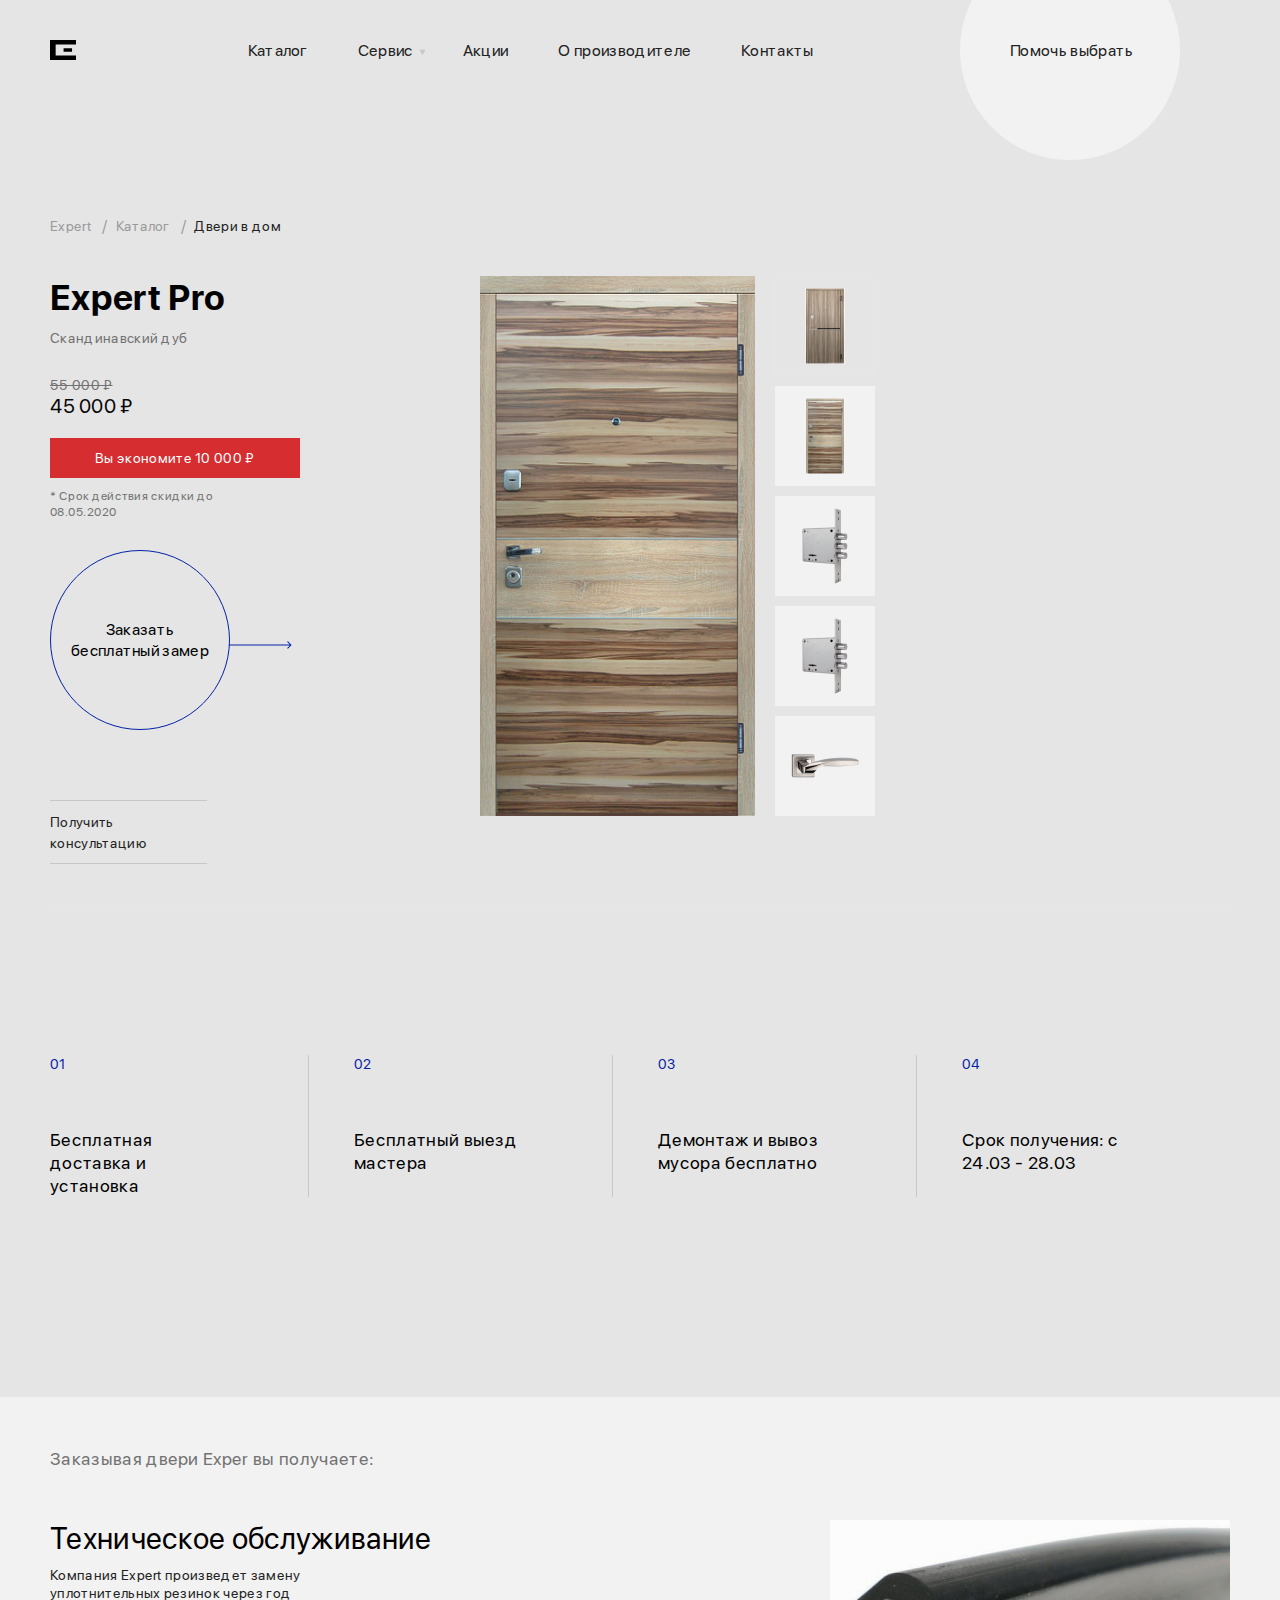
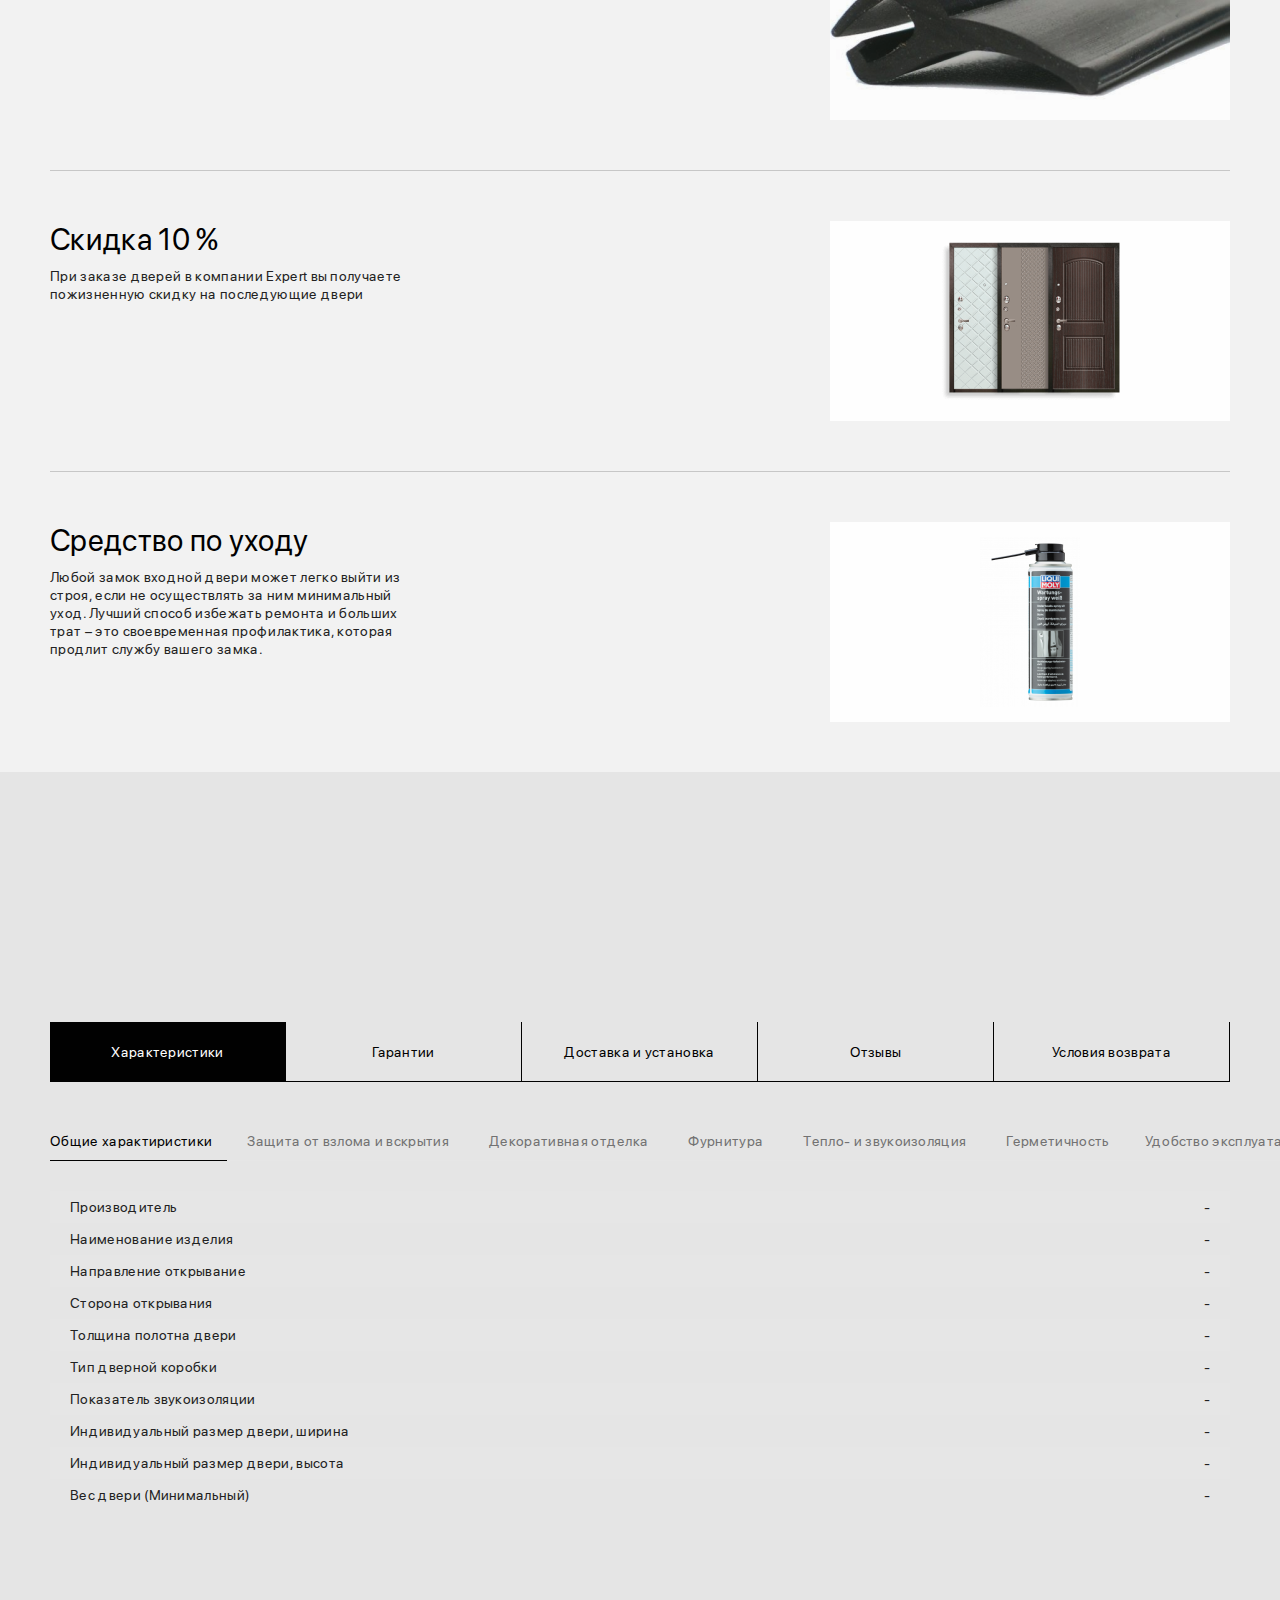
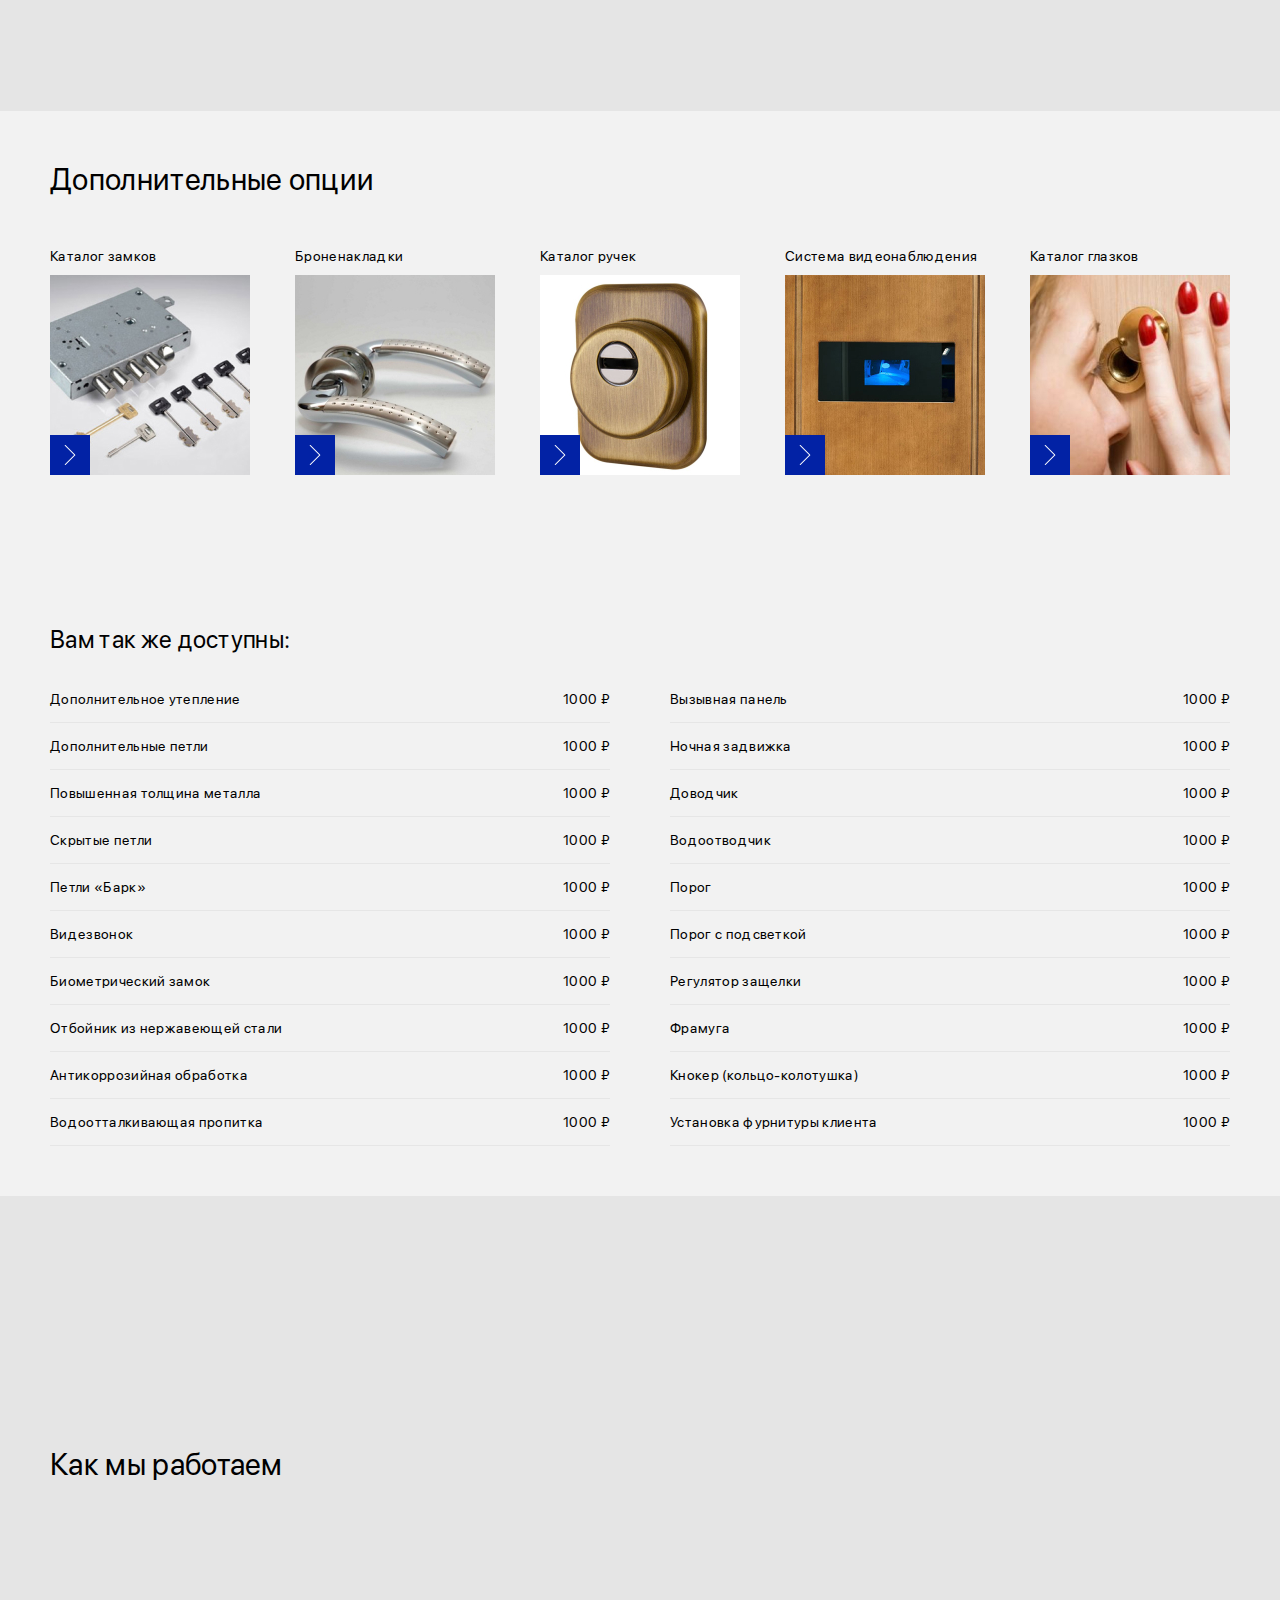
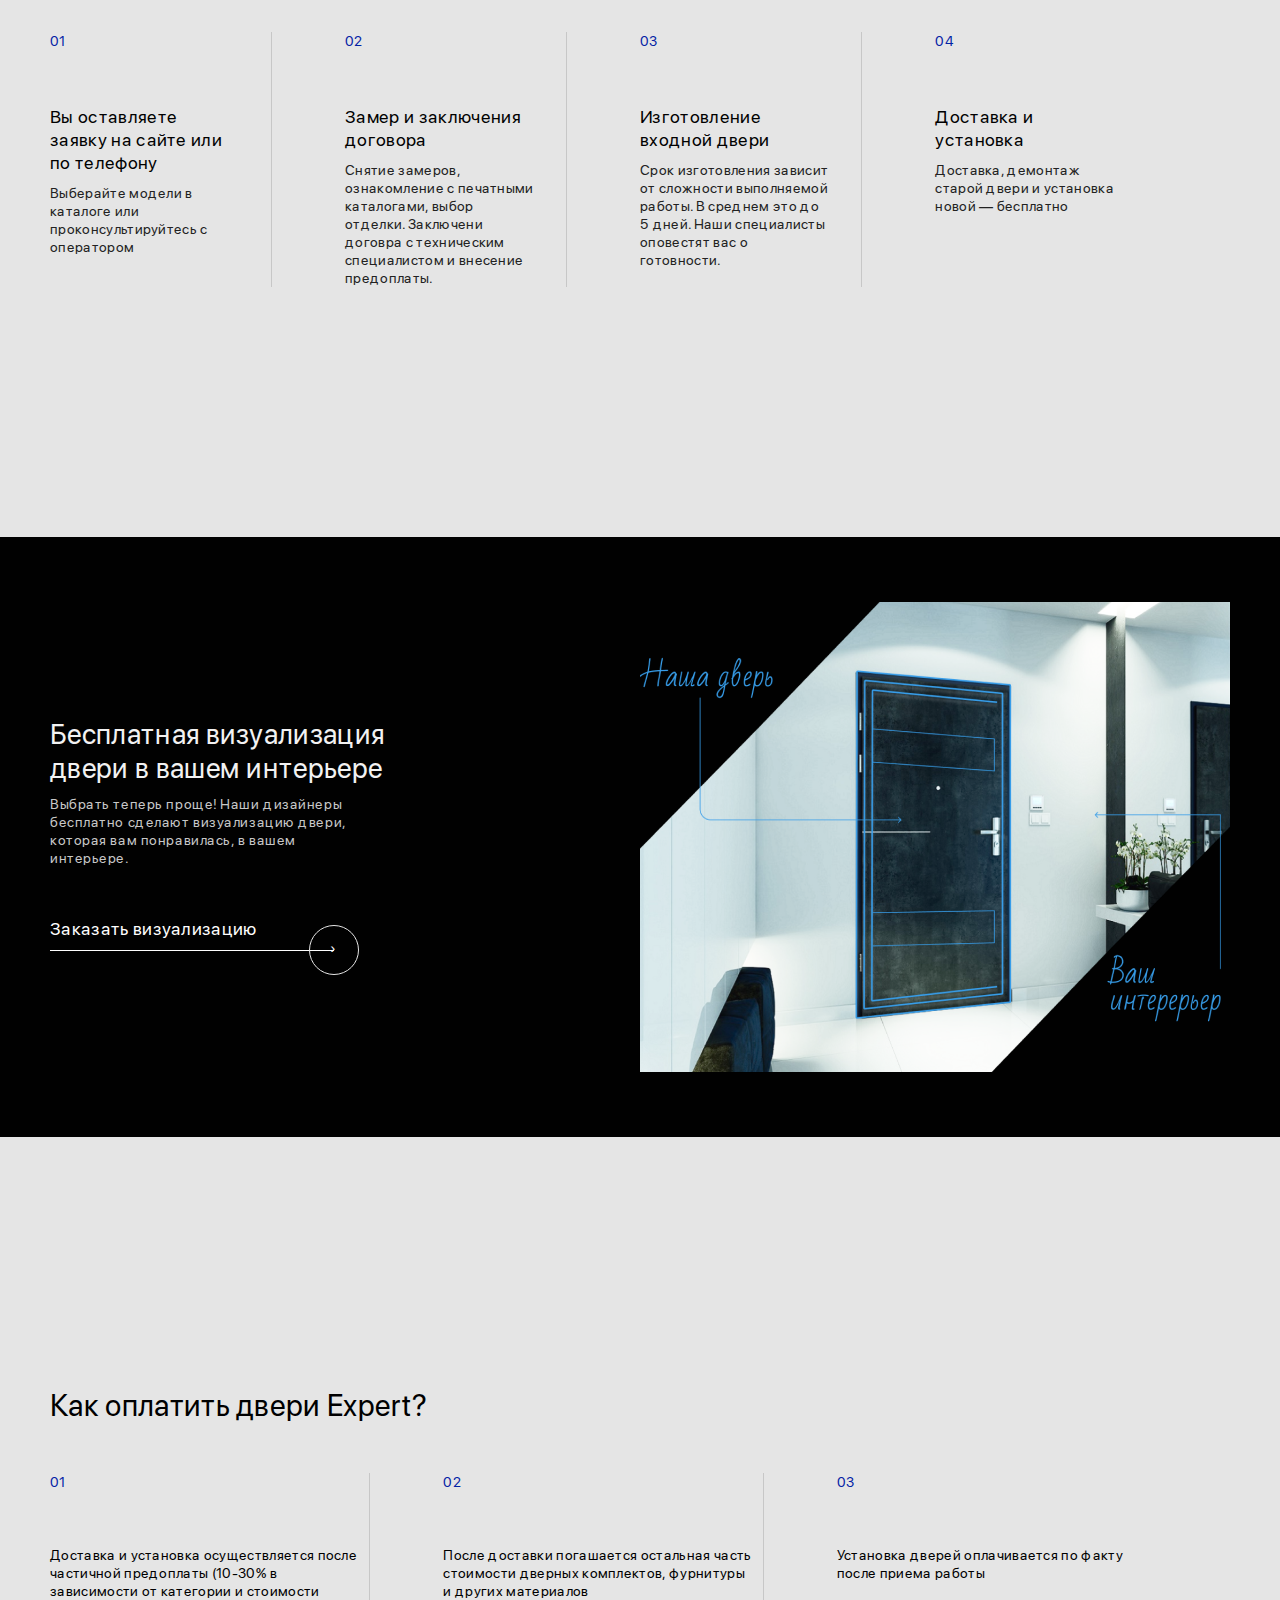
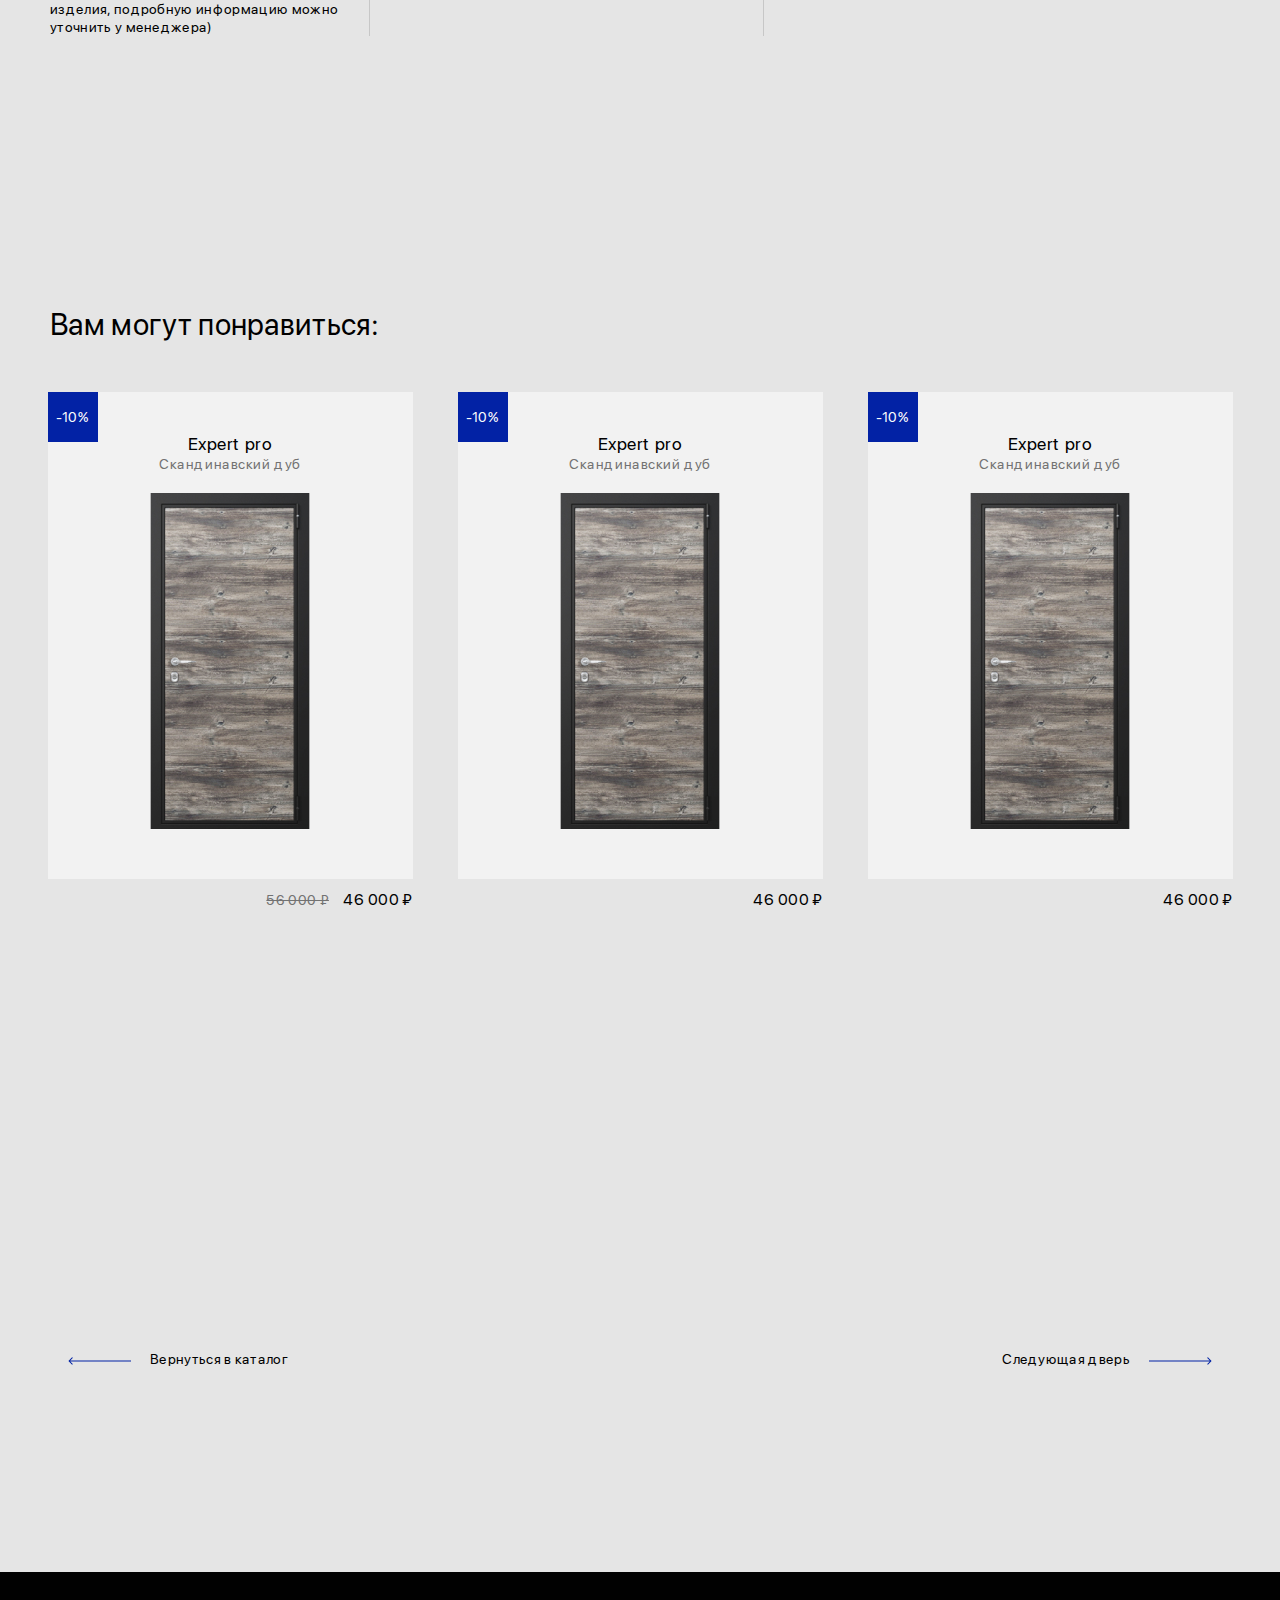
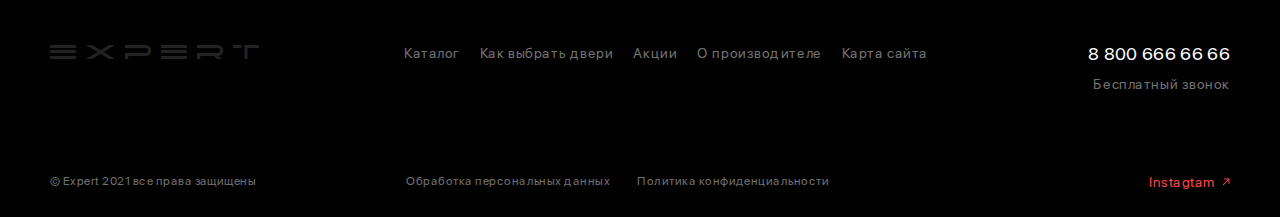
<file: card-standart.html>
<!DOCTYPE html>
<html lang="ru">

<head>
  <meta charset="UTF-8">
  <meta http-equiv="X-UA-Compatible" content="IE=edge">
  <meta name="viewport" content="width=device-width, initial-scale=1.0">
  <link rel="icon" href="favicon.ico" type="image/x-icon">
  <title>Двери стандарт</title>
  <link rel="stylesheet" href="css/normalize.css">
  <link rel="stylesheet" href="css/style.css">
  <link rel="stylesheet" href="css/animation.css">
  <script defer src="js/main.js"></script>
</head>

<body>

  <header class="catalog__header">
    <div class="container">
      <div class="header__top-row">
        <img src="img/logo.svg" alt="Логотип" class="header__logo">
        <a href="index.html" class="main__link"></a>
        <div class="header__menu">
          <div class="header__menu-items" id="menu">
            <div class="menu__close">&#10005;</div>
            <ul class="header__menu-block">
              <li class="header__menu-item  header__menu-item_first">
                <a href="catalog.html" class="header__menu-link header__menu-link_grey">Каталог</a>
              </li>
              <li class="header__menu-item">
                <p class="submenu__link header__menu-link_grey">Сервис</p>
                <ul class="submenu">
                  <li class="header__menu-item">
                    <a href="" class="header__menu-link header__menu-link_grey">Как выбрать двери</a>
                  </li>
                  <li class="header__menu-item">
                    <a href="" class="header__menu-link header__menu-link_grey">Доставка и установка</a>
                  </li>
                  <li class="header__menu-item">
                    <a href="" class="header__menu-link header__menu-link_grey">Порядок оплаты</a>
                  </li>
                  <li class="header__menu-item">
                    <a href="" class="header__menu-link header__menu-link_grey">Гарантии</a>
                  </li>
                </ul>
              </li>
              <li class="header__menu-item">
                <a href="promo.html" class="header__menu-link header__menu-link_grey">Акции</a>
              </li>
              <li class="header__menu-item">
                <a href="about-manufacturer" class="header__menu-link header__menu-link_grey">О производителе</a>
              </li>
              <li class="header__menu-item">
                <a href="contacts.html" class="header__menu-link header__menu-link_grey">Контакты</a>
              </li>
            </ul>
            <div class="main-btn menu__main-btn">
              <a href="#" class="main-btn__link _anim-items">Помочь выбрать</a>
              <div class="main-btn__arrow view-btn__arrow _anim-items">
                <span class="main-btn__circle _anim-items"></span>
              </div>
            </div>
          </div>
          <div class="help__btn" id="menuBtn">
            <div class="help__btn-bg help__btn-light _anim-items"></div>
            <a href="#" class="help__link help__link_gray">Помочь выбрать</a>
            <p class="help__menu menu__btn help__link_gray">Меню</p>
          </div>
        </div>
      </div>
      <ul class="header__nav">
        <li class="nav__item">
          <a href="index.html" class="nav__link">Expert</a>
        </li>
        <li class="nav__item">
          <a href="catalog.html" class="nav__link">Каталог</a>
        </li>
        <li class="nav__item">
          <a href="" class="nav__link nav__link_active">Двери в дом</a>
        </li>
      </ul>
    </div>
  </header>

  <main>
    <section class="card__section">
      <div class="container">
        <div class="card__row_line">
          <div class="block__col card__col">
            <h3 class="section__title card-section__title">Expert Pro</h3>
            <p class="block__text card-block__text">Скандинавский дуб</p>
            <div class="card-price">
              <div class="card-price__old">55 000 &#8381;</div>
              <div class="card__price">45 000 &#8381;</div>
            </div>
            <div class="card__econom">Вы экономите 10 000 &#8381;</div>
            <p class="card__sale personal-data">* Срок действия скидки до 08.05.2020</p>
            <div class="card__order _anim-items">
              <p class="card__order-text _anim-items">Заказать бесплатный замер</p>
              <a href="" class="card__order-link"></a>
            </div>
            <div class="card__consultation _anim-items ">
              <a href="" class="consultation__link_gray block__text _anim-items">Получить консультацию</a>
            </div>
          </div>
          <div class="block__row card-block__row">
            <div class="card__img"></div>
            <div class="card__img-col">
              <div class="card__img-preview card__img-preview-1 card__img-preview_active"></div>
              <div class="card__img-preview card__img-preview-2"></div>
              <div class="card__img-preview card__img-preview-3"></div>
              <div class="card__img-preview card__img-preview-4"></div>
              <div class="card__img-preview card__img-preview-5"></div>
            </div>
          </div>
        </div>
        <div class="card__row">
          <div class="card__plus">
            <div class="card__plus-numb">01</div>
            <div class="card__plus-tatle">Бесплатная доставка и установка</div>
          </div>
          <div class="card__plus">
            <div class="card__plus-numb">02</div>
            <div class="card__plus-tatle">Бесплатный выезд мастера</div>
          </div>
          <div class="card__plus">
            <div class="card__plus-numb">03</div>
            <div class="card__plus-tatle">Демонтаж и вывоз мусора бесплатно</div>
          </div>
          <div class="card__plus">
            <div class="card__plus-numb">04</div>
            <div class="card__plus-tatle">Срок получения: c 24.03 - 28.03</div>
          </div>
        </div>
      </div>
    </section>
    <section class="card-service__section">
      <div class="container">
        <div class="card-service__title">Заказывая двери Exper вы получаете:</div>
        <div class="card-service__row block__row">
          <div class="block__col">
            <h4 class="card-service__row-title">Техническое обслуживание</h4>
            <p class="block__text card-service__row-text">Компания Expert произведет замену уплотнительных резинок через
              год </p>
          </div>
          <div class="card-service__img card-service__img-1"></div>
        </div>
        <div class="card-service__row block__row">
          <div class="block__col">
            <h4 class="card-service__row-title">Скидка 10 %</h4>
            <p class="block__text card-service__row-text">При заказе дверей в компании Expert вы получаете пожизненную
              скидку на последующие двери</p>
          </div>
          <div class="card-service__img card-service__img-2"></div>
        </div>
        <div class="card-service__row block__row">
          <div class="block__col">
            <h4 class="card-service__row-title">Средство по уходу</h4>
            <p class="block__text card-service__row-text">Любой замок входной двери может легко выйти из строя, если не
              осуществлять за ним минимальный уход. Лучший способ избежать ремонта и больших трат – это своевременная
              профилактика, которая продлит службу вашего замка.</p>
          </div>
          <div class="card-service__img card-service__img-3"></div>
        </div>
      </div>
    </section>
    <div class="card-options__section">
      <div class="container">
        <ul class="card__row card-options__row">
          <li class="options__item options__item_active" data-path="option-one">Характеристики</li>
          <li class="options__item" data-path="option-two">Гарантии </li>
          <li class="options__item" data-path="option-three">Доставка и установка</li>
          <li class="options__item" data-path="option-four">Отзывы</li>
          <li class="options__item" data-path="option-five">Условия возврата</li>
        </ul>
        <div class="card__option card__option_active" data-target="option-one">
          <ul class="block__row card-option__row">
            <li class="card-option__item card-option__item_active" data-path="one">Общие характиристики</li>
            <li class="card-option__item" data-path="two">Защита от взлома и вскрытия</li>
            <li class="card-option__item" data-path="three">Декоративная отделка</li>
            <li class="card-option__item" data-path="four">Фурнитура</li>
            <li class="card-option__item" data-path="five">Тепло- и звукоизоляция</li>
            <li class="card-option__item" data-path="six">Герметичность</li>
            <li class="card-option__item" data-path="seven">Удобство эксплуатации</li>
          </ul>
          <table class="options__table options__table_hidden" data-target="one">
            <tr>
              <td>Производитель <span>-</span></td>
            </tr>
            <tr>
              <td>Наименование изделия <span>-</span></td>
            </tr>
            <tr>
              <td>Направление открывание <span>-</span></td>
            </tr>
            <tr>
              <td>Сторона открывания <span>-</span></td>
            </tr>
            <tr>
              <td>Толщина полотна двери <span>-</span></td>
            </tr>
            <tr>
              <td>Тип дверной коробки <span>-</span></td>
            </tr>
            <tr>
              <td>Показатель звукоизоляции <span>-</span></td>
            </tr>
            <tr>
              <td>Индивидуальный размер двери, ширина <span>-</span></td>
            </tr>
            <tr>
              <td>Индивидуальный размер двери, высота <span>-</span></td>
            </tr>
            <tr>
              <td>Вес двери (Минимальный)<span>-</span></td>
            </tr>
          </table>
          <table class="options__table" data-target="two">
            <tr>
              <td>Количество листов металла<span>-</span></td>
            </tr>
            <tr>
              <td>Толщина металла<span>-</span></td>
            </tr>
            <tr>
              <td>Количество ребер жесткости<span>-</span></td>
            </tr>
            <tr>
              <td>Количество противосъемных фиксаторов (статические ригели)<span>-</span></td>
            </tr>
            <tr>
              <td>Количество замков<span>-</span></td>
            </tr>
            <tr>
              <td>Марка замков<span>-</span></td>
            </tr>
            <tr>
              <td>Класс замков<span>-</span></td>
            </tr>
            <tr>
              <td>Броненакладка <span>-</span></td>
            </tr>
            <tr>
              <td>Бронепакет<span>-</span></td>
            </tr>
            <tr>
              <td>Ночная задвижка<span>-</span></td>
            </tr>
          </table>
          <table class="options__table" data-target="three">
            <tr>
              <td>Покрытие полотна и коробки<span>-</span></td>
            </tr>
            <tr>
              <td>Цвет покрытия<span>-</span></td>
            </tr>
            <tr>
              <td>Отделка снаружи<span>-</span></td>
            </tr>
            <tr>
              <td>Отделка изнутри<span>-</span></td>
            </tr>
            <tr>
              <td>Декоративный порог<span>-</span></td>
            </tr>
          </table>
          <table class="options__table" data-target="four">
            <tr>
              <td>Цвет фурнитруры<span>-</span></td>
            </tr>
            <tr>
              <td>Ручка<span>-</span></td>
            </tr>
            <tr>
              <td>Доводчик<span>-</span></td>
            </tr>
            <tr>
              <td>Порог<span>-</span></td>
            </tr>
            <tr>
              <td>Декор петель<span>-</span></td>
            </tr>
          </table>
          <table class="options__table" data-target="five">
            <tr>
              <td>Наполнитель дверного полотна<span>-</span></td>
            </tr>
            <tr>
              <td>Толщина слоя наполнителя<span>-</span></td>
            </tr>
            <tr>
              <td>Класс горючести наполнителя<span>-</span></td>
            </tr>
            <tr>
              <td>Температура применения наполнителя<span>-</span></td>
            </tr>
            <tr>
              <td>Утепление дверной коробки<span>-</span></td>
            </tr>
          </table>
          <table class="options__table" data-target="six">
            <tr>
              <td>Количество контуров уплотнителя<span>-</span></td>
            </tr>
            <tr>
              <td>Материал уплотнителя<span>-</span></td>
            </tr>
          </table>
          <table class="options__table" data-target="seven">
            <tr>
              <td>Тип дверных петель<span>-</span></td>
            </tr>
            <tr>
              <td>Количество дверных петель <span>-</span></td>
            </tr>
            <tr>
              <td>Угол открывания <span>-</span></td>
            </tr>
            <tr>
              <td>Съемные уголки для замены внутренней панели <span>-</span></td>
            </tr>
            <tr>
              <td>Функциональная задвижка <span>-</span></td>
            </tr>
            <tr>
              <td>Замок-невидимка <span>-</span></td>
            </tr>
            <tr>
              <td>Электронный замок со сканером отпечатка пальцев <span>-</span></td>
            </tr>
            <tr>
              <td>Регулятор защелки <span>-</span></td>
            </tr>
            <tr>
              <td>Доводчик <span>-</span></td>
            </tr>
            <tr>
              <td>Высота глазка <span>-</span></td>
            </tr>
            <tr>
              <td>Угол обзора дверного глазка <span>-</span></td>
            </tr>
          </table>
        </div>
        <div class="card__option" data-target="option-two">
          <h3 class="benefits__title card-option__title">Важнейшим условием действия гарантии на металлические двери
            производства Expert является их установка специально обученными бригадами мастеров. </h3>
          <p class="card-option__content">В этом случае дверь будет служить долго и обеспечит надежную защиту вам и
            вашим близким.
          </p>
          <div class="garant__row">
            <div class="garant__col">
              <p class="garanr__title">Сроки действия гарантии Expert:</p>
              <ul>
                <li class="garant__item">
                  <p class="garant__text">На само изделие (основная конструкция двери: металлозаготовка полотна и петли
                    короба) – гарантия 1 год с даты изготовления.</p>
                </li>
                <li class="garant__item">
                  <p class="garant__text">Гарантийный срок на запирающие устройства кроме цилиндрового механизма в
                    цилиндровом замке, при соблюдении указаний по эксплуатации и уходу – 7 лет с даты изготовления.</p>
                </li>
                <li class="garant__item">
                  <p class="garant__text">На цилиндровый механизм и комплектующие (глазки, ручки, задвижки, уплотнитель,
                    накладки на замки и ручки) – 1 год или в соответствии с гарантией производителя комплектующий
                    частей.</p>
                </li>
              </ul>
            </div>
            <div class="garant__col">
              <p class="garanr__title">В каких случаях гарантия не действует?</p>
              <ul>
                <li class="garant__item">
                  <p class="garant__text">Были использованы не оригинальные комплектующие элементы или фурнитура
                    заказчика.</p>
                </li>
                <li class="garant__item">
                  <p class="garant__text">Двери был причинен ущерб в результате воздействия на нее третьих лиц, либо в
                    результате использования ее не по назначению.</p>
                </li>
                <li class="garant__item">
                  <p class="garant__text">Любые неисправности и дефекты двери были несвоевременно устранены после их
                    обнаружения.</p>
                </li>
                <li class="garant__item">
                  <p class="garant__text">Имеет место естественный износ материалов и покрытий.</p>
                </li>
              </ul>
            </div>
          </div>
        </div>
        <div class="card__option" data-target="option-three">
          <div class="card__bg">
            <div class="delivery__baner">
              <h3 class="benefits__title delivery__title">Доставка и установка входных дверей Expert осуществяется в
                Мосвке и МО</h3>
              <p class="card-option__content delivery__text">Доставку в другие регионы вы можете согласовать с нашим
                менеджером.</p>
              <div class="consultation main-btn delivery__btn">
                <a href="#" class="consultation__link main-btn__link">Получить консультацию</a>
                <div class="arrow main-btn__arrow"><span class="circle main-btn__circle"></span></div>
              </div>
            </div>
          </div>
          <div class="delivery__content">
            <h3 class="benefits__title delivery-content__title">В стоимость продукции от завода "Expert" входит доставка
              и установка до вашего места (не далее 30 км от МКАД).</h3>
            <div class="delivery__row">
              <p class="delivery-content__text">Доставка осуществляется на специализированном транспорте, водителями,
                прошедшими специальную подготовку.</p>
            </div>
            <div class="dlivery__info">
              <p class="delivery-content__text_grey">Если место установки расположено далее 30-ти км от МКАД, то
                стоимость доставки расчитывается по специальному тарифу.</p>
              <div class="delivery-box">1км / 25₽</div>
              <p class="delivery-content__text_blue">Бесплатная доставка распространяется при установки входных дверей!
              </p>
            </div>
          </div>
        </div>
        <div class="card__option" data-target="option-four">
          <div class="recall__block">
            <div class="recall__col">
              <div class="recall-rating">
                <span class="rating__blue">5</span>
                из 5
              </div>
              <div class="recall__name">Петров Михаил Владимирович</div>
              <div class="recall__data">17 апреля 2021, г.Москва</div>
            </div>
            <div class="recall__col">
              <div class="recall__content">
                <p class="recall-content__text">Достоинства</p>
                <p class="recall-content__text recall-content__text_gray">Быстро выполнили заказ, теплая дверь</p>
              </div>
              <div class="recall__content">
                <p class="recall-content__text">Недостатки</p>
                <p class="recall-content__text recall-content__text_gray">Нет</p>
              </div>
              <div class="recall__content">
                <p class="recall-content__text">Комментарии</p>
                <p class="recall-content__text recall-content__text_gray">Изготовление двери заняло примерно дней 8, для
                  нас это было принципиально, потому что переезд в новую квартиру был скорым. Дома тепло, нет никаких
                  сквозняков у двери, покупкой довольны! Посоветовали родителям такую же, по цене устраивает.</p>
              </div>
            </div>
          </div>
          <div class="recall__block">
            <div class="recall__col">
              <div class="recall-rating">
                <span class="rating__blue">5</span>
                из 5
              </div>
              <div class="recall__name">Петров Михаил Владимирович</div>
              <div class="recall__data">17 апреля 2021, г.Москва</div>
            </div>
            <div class="recall__col">
              <div class="recall__content">
                <p class="recall-content__text">Достоинства</p>
                <p class="recall-content__text recall-content__text_gray">Быстро выполнили заказ, теплая дверь</p>
              </div>
              <div class="recall__content">
                <p class="recall-content__text">Недостатки</p>
                <p class="recall-content__text recall-content__text_gray">Нет</p>
              </div>
              <div class="recall__content">
                <p class="recall-content__text">Комментарии</p>
                <p class="recall-content__text recall-content__text_gray">Изготовление двери заняло примерно дней 8, для
                  нас это было принципиально, потому что переезд в новую квартиру был скорым. Дома тепло, нет никаких
                  сквозняков у двери, покупкой довольны! Посоветовали родителям такую же, по цене устраивает.</p>
              </div>
            </div>
          </div>
          <div class="recall__block">
            <div class="recall__col">
              <div class="recall-rating">
                <span class="rating__blue">5</span>
                из 5
              </div>
              <div class="recall__name">Петров Михаил Владимирович</div>
              <div class="recall__data">17 апреля 2021, г.Москва</div>
            </div>
            <div class="recall__col">
              <div class="recall__content">
                <p class="recall-content__text">Достоинства</p>
                <p class="recall-content__text recall-content__text_gray">Быстро выполнили заказ, теплая дверь</p>
              </div>
              <div class="recall__content">
                <p class="recall-content__text">Недостатки</p>
                <p class="recall-content__text recall-content__text_gray">Нет</p>
              </div>
              <div class="recall__content">
                <p class="recall-content__text">Комментарии</p>
                <p class="recall-content__text recall-content__text_gray">Изготовление двери заняло примерно дней 8, для
                  нас это было принципиально, потому что переезд в новую квартиру был скорым. Дома тепло, нет никаких
                  сквозняков у двери, покупкой довольны! Посоветовали родителям такую же, по цене устраивает.</p>
              </div>
            </div>
          </div>
        </div>
        <div class="card__option" data-target="option-five">
          <div class="conditions__row">
            <div class="conditions__col">
              <h5 class="conditions__title">Вы можете оформить возврат двери Expert в следующих случаях:</h5>
            </div>
            <div class="conditions__col">
              <div class="conditions__text-line">
                <p class="conditions__text">Дверь ненадлежащего качества и имеет неустранимые дефекты</p>
              </div>
              <div class="conditions__text-line">
                <p class="conditions__text">Возможно возвращение затраченных на покупку средств или замена двери на
                  новую.</p>
              </div>
              <div class="conditions__text-line">
                <p class="conditions__text">Вы также можете вернуть средства или заменить дверь на соответствующую всем
                  параметрам, указанным в договоре.</p>
              </div>
              <div class="conditions__text-line">
                <p class="conditions__text">Вернуть дверь ненадлежащего качества или комплектации можно в течение
                  гарантийного срока, который указан в “Руководстве по эксплуатации”.</p>
              </div>
              <div class="conditions__text-line">
                <p class="conditions__text">Дверь надлежащего качества подлежит возврату в течение 14 дней после покупки
                </p>
              </div>
              <div class="conditions__text-line">
                <p class="conditions__text">Вернуть дверь надлежащего качество можно только, если дверь не была в эксплуатации и не установлена в проем.</p>
              </div>
              <div class="conditions__text-line">
                <p class="conditions__text">Осуществление возврата производится в соответствии c Законом РФ от 07.02.1992г. №2300-I «О защите прав потребителей».</p>
              </div>
            </div>
          </div>
          <div class="conditions__row">
            <div class="conditions__col">
              <h5 class="conditions__title">Как оформить возврат входной двери Expert?</h5>
            </div>
            <div class="conditions__col">
              <p class="conditions__text">Оставьте заявку на сайте и наши менеджеры подробно вас проконсультируют. Для
                получения подробной информации обращайтесь по телефону горячей линии 8 (800) 600-60-60.</p>
            </div>
          </div>
        </div>
      </div>
    </div>
    <section class="add-options__section">
      <div class="container">
        <h4 class="card-service__row-title">Дополнительные опции</h4>
        <div class="block__row add-options__row">
          <div class="add-options__card">
            <p class="add-options__card-title">Каталог замков</p>
            <div class="add-options__card-img add-options__card-img-1">
              <span class="add-options__card-label"></span>
            </div>
          </div>
          <div class="add-options__card">
            <p class="add-options__card-title">Броненакладки</p>
            <div class="add-options__card-img add-options__card-img-2">
              <span class="add-options__card-label"></span>
            </div>
          </div>
          <div class="add-options__card">
            <p class="add-options__card-title">Каталог ручек</p>
            <div class="add-options__card-img add-options__card-img-3">
              <span class="add-options__card-label"></span>
            </div>
          </div>
          <div class="add-options__card">
            <p class="add-options__card-title">Система видеонаблюдения</p>
            <div class="add-options__card-img add-options__card-img-4">
              <span class="add-options__card-label"></span>
            </div>
          </div>
          <div class="add-options__card">
            <p class="add-options__card-title">Каталог глазков</p>
            <div class="add-options__card-img add-options__card-img-5">
              <span class="add-options__card-label"></span>
            </div>
          </div>
        </div>
        <h3 class="benefits__title add-options__title">Вам так же доступны:</h3>
        <div class="block__row available__col">
          <ul class="add-options__col">
            <li class="add-options__link">Дополнительное утепление
              <span>1000 &#8381;</span>
            </li>
            <li class="add-options__link">Дополнительные петли
              <span>1000 &#8381;</span>
            </li>
            <li class="add-options__link">Повышенная толщина металла
              <span>1000 &#8381;</span>
            </li>
            <li class="add-options__link">Скрытые петли
              <span>1000 &#8381;</span>
            </li>
            <li class="add-options__link">Петли «Барк»
              <span>1000 &#8381;</span>
            </li>
            <li class="add-options__link">Видезвонок
              <span>1000 &#8381;</span>
            </li>
            <li class="add-options__link">Биометрический замок
              <span>1000 &#8381;</span>
            </li>
            <li class="add-options__link">Отбойник из нержавеющей стали
              <span>1000 &#8381;</span>
            </li>
            <li class="add-options__link">Антикоррозийная обработка
              <span>1000 &#8381;</span>
            </li>
            <li class="add-options__link">Водоотталкивающая пропитка
              <span>1000 &#8381;</span>
            </li>
          </ul>
          <ul class="add-options__col">
            <li class="add-options__link">Вызывная панель
              <span>1000 &#8381;</span>
            </li>
            <li class="add-options__link">Ночная задвижка
              <span>1000 &#8381;</span>
            </li>
            <li class="add-options__link">Доводчик
              <span>1000 &#8381;</span>
            </li>
            <li class="add-options__link">Водоотводчик
              <span>1000 &#8381;</span>
            </li>
            <li class="add-options__link">Порог
              <span>1000 &#8381;</span>
            </li>
            <li class="add-options__link">Порог с подсветкой
              <span>1000 &#8381;</span>
            </li>
            <li class="add-options__link">Регулятор защелки
              <span>1000 &#8381;</span>
            </li>
            <li class="add-options__link">Фрамуга
              <span>1000 &#8381;</span>
            </li>
            <li class="add-options__link">Кнокер (кольцо-колотушка)
              <span>1000 &#8381;</span>
            </li>
            <li class="add-options__link">Установка фурнитуры клиента
              <span>1000 &#8381;</span>
            </li>
          </ul>
        </div>
      </div>
    </section>
    <section class="work__section">
      <div class="container">
        <h4 class="card-service__row-title">Как мы работаем</h4>
        <div class="card__row">
          <div class="card__plus card__work">
            <div class="card__plus-numb">01</div>
            <div class="card__plus-tatle">Вы оставляете заявку на сайте или по телефону</div>
            <div class="card__work-text">Выберайте модели в каталоге или проконсультируйтесь с оператором</div>
          </div>
          <div class="card__plus card__work">
            <div class="card__plus-numb">02</div>
            <div class="card__plus-tatle">Замер и заключения договора</div>
            <div class="card__work-text">Снятие замеров, ознакомление с печатными каталогами, выбор отделки. Заключени
              договра с техническим специалистом и внесение предоплаты.</div>
          </div>
          <div class="card__plus card__work">
            <div class="card__plus-numb">03</div>
            <div class="card__plus-tatle">Изготовление входной двери</div>
            <div class="card__work-text">Срок изготовления зависит от сложности выполняемой работы. В среднем это до 5
              дней. Наши специалисты оповестят вас о готовности.</div>
          </div>
          <div class="card__plus card__work">
            <div class="card__plus-numb">04</div>
            <div class="card__plus-tatle">Доставка и установка </div>
            <div class="card__work-text">Доставка, демонтаж старой двери и установка новой — бесплатно</div>
          </div>
        </div>
      </div>
    </section>
    <section class="visualization__section">
      <div class="container">
        <div class="block__row visualization__row">
          <div class="visualization__content">
            <h6 class="newcomer__title visualization__title">Бесплатная визуализация двери в вашем интерьере</h6>
            <p class="visualization__text">Выбрать теперь проще! Наши дизайнеры бесплатно сделают визуализацию двери,
              которая вам понравилась, в вашем интерьере.</p>
              <div class="newcomer-btn _anim-items">
                <a href="#" class="main-btn__link newcomer-btn__link _anim-items">Заказать визуализацию</a>
                <div class="main-btn__arrow newcomer-btn__arrow _anim-items"><span
                    class="circle _anim-items"></span></div>
              </div>
          </div>
          <img src="img/visualization.png" alt="Наша дверь в вашем интерьере" class="visualization-img">
        </div>
      </div>
    </section>
    <section class="payment__section">
      <div class="container">
        <h4 class="card-service__row-title">Как оплатить двери Expert?</h4>
        <div class="card__row">
          <div class="card__plus card__payment card__work">
            <div class="card__plus-numb">01</div>
            <div class="card__payment-text">Доставка и установка осуществляется после частичной предоплаты (10-30% в
              зависимости от категории и стоимости изделия, подробную информацию можно уточнить у менеджера)</div>
          </div>
          <div class="card__plus card__payment card__work">
            <div class="card__plus-numb">02</div>
            <div class="card__payment-text">После доставки погашается остальная часть стоимости дверных комплектов,
              фурнитуры и других материалов</div>
          </div>
          <div class="card__plus card__payment card__work">
            <div class="card__plus-numb">03</div>
            <div class="card__payment-text">Установка дверей оплачивается по факту после приема работы</div>
          </div>
        </div>
        <div class="sentence__conteiner">
          <h4 class="card-service__row-title">Вам могут понравиться:</h4>
          <div class="filter__result-row sentens__row">
            <div class="col-1">
              <div class="filter__box">
                <div class="filter-box__content">
                  <p class="filter-box__title">Expert pro</p>
                  <span class="filter-box__info">Скандинавский дуб</span>
                  <div class="box__label">-10%</div>
                  <div class="filter-box__img"></div>
                </div>
                <div class="filter__sale sale_right"><span class="old__sale">56 000 &#8381;</span>46 000 &#8381;</div>
              </div>
            </div>
            <div class="col-1">
              <div class="filter__box">
                <div class="filter-box__content">
                  <p class="filter-box__title">Expert pro</p>
                  <span class="filter-box__info">Скандинавский дуб</span>
                  <div class="box__label">-10%</div>
                  <div class="filter-box__img"></div>
                </div>
                <div class="filter__sale sale_right">46 000 &#8381;</div>
              </div>
            </div>
            <div class="col-1">
              <div class="filter__box">
                <div class="filter-box__content">
                  <p class="filter-box__title">Expert pro</p>
                  <span class="filter-box__info">Скандинавский дуб</span>
                  <div class="box__label">-10%</div>
                  <div class="filter-box__img"></div>
                </div>
                <div class="filter__sale sale_right">46 000 &#8381;</div>
              </div>
            </div>
          </div>
        </div>
        <div class="sentens__nav">
          <div class="sentens__nav-item">
            <div class="sentens__nav_left"></div>
            <a href="" class="sentens__nav-link"></a>
            Вернуться в каталог
          </div>
          <div class="sentens__nav-item">
            <a href="" class="sentens__nav-link"></a>
            Следующая дверь
            <div class="sentens__nav_right"></div>
          </div>
        </div>
      </div>
    </section>
  </main>



  <footer class="footer">
    <div class="container">
      <div class="footer__row">
        <div class="footer__row-top">
          <a href="index.html" class="footer__logo">Expert</a>
          <ul class="footer__menu">
            <li class="footer__menu-item">
              <a href="catalog.html" class="footer__menu-link">Каталог</a>
            </li>
            <li class="footer__menu-item">
              <a href="" class="footer__menu-link">Как выбрать двери</a>
            </li>
            <li class="footer__menu-item">
              <a href="" class="footer__menu-link">Акции</a>
            </li>
            <li class="footer__menu-item">
              <a href="" class="footer__menu-link">О производителе</a>
            </li>
            <li class="footer__menu-item">
              <a href="" class="footer__menu-link">Карта сайта</a>
            </li>
          </ul>
          <div class="footer__col_right">
            <a href="tel:+78006666666" class="bottom__link-tel">8 800 666 66 66</a>
            <p class="footer__text">Бесплатный звонок</p>
          </div>
        </div>
        <div class="footer__row-bottom">
          <a href="" class="footer__bottom-link">&copy; Expert 2021 все права защищены</a>
          <a href="" class="footer__bottom-link">Обработка персональных данных</a>
          <a href="" class="footer__bottom-link">Политика конфиденциальности</a>
          <a href="#" class="social__link">Instagtam</a>
        </div>

      </div>
    </div>
  </footer>

<script>
  document.querySelectorAll('.options__item').forEach(function (tabsBtn) {
  tabsBtn.addEventListener('click', function(event) {
    const path = event.currentTarget.dataset.path
    document.querySelectorAll('.options__item').forEach(function(rem) {
      rem.classList.remove('options__item_active')
    })
    tabsBtn.classList.add('options__item_active')
    document.querySelectorAll('.card__option').forEach(function(tabContent) {
        tabContent.classList.remove('card__option_active')
    })
    document.querySelector(`[data-target="${path}"]`).classList.add('card__option_active')
  })
});


document.querySelectorAll('.card-option__item').forEach(function (tabsBtn) {
  tabsBtn.addEventListener('click', function(event) {
    const path = event.currentTarget.dataset.path
    document.querySelectorAll('.card-option__item').forEach(function(rem) {
      rem.classList.remove('card-option__item_active')
    })
    tabsBtn.classList.add('card-option__item_active')
    document.querySelectorAll('.options__table').forEach(function(tabContent) {
        tabContent.classList.remove('options__table_hidden')
    })
    document.querySelector(`[data-target="${path}"]`).classList.add('options__table_hidden')
  })
});
</script>
</body>

</html>
</file>
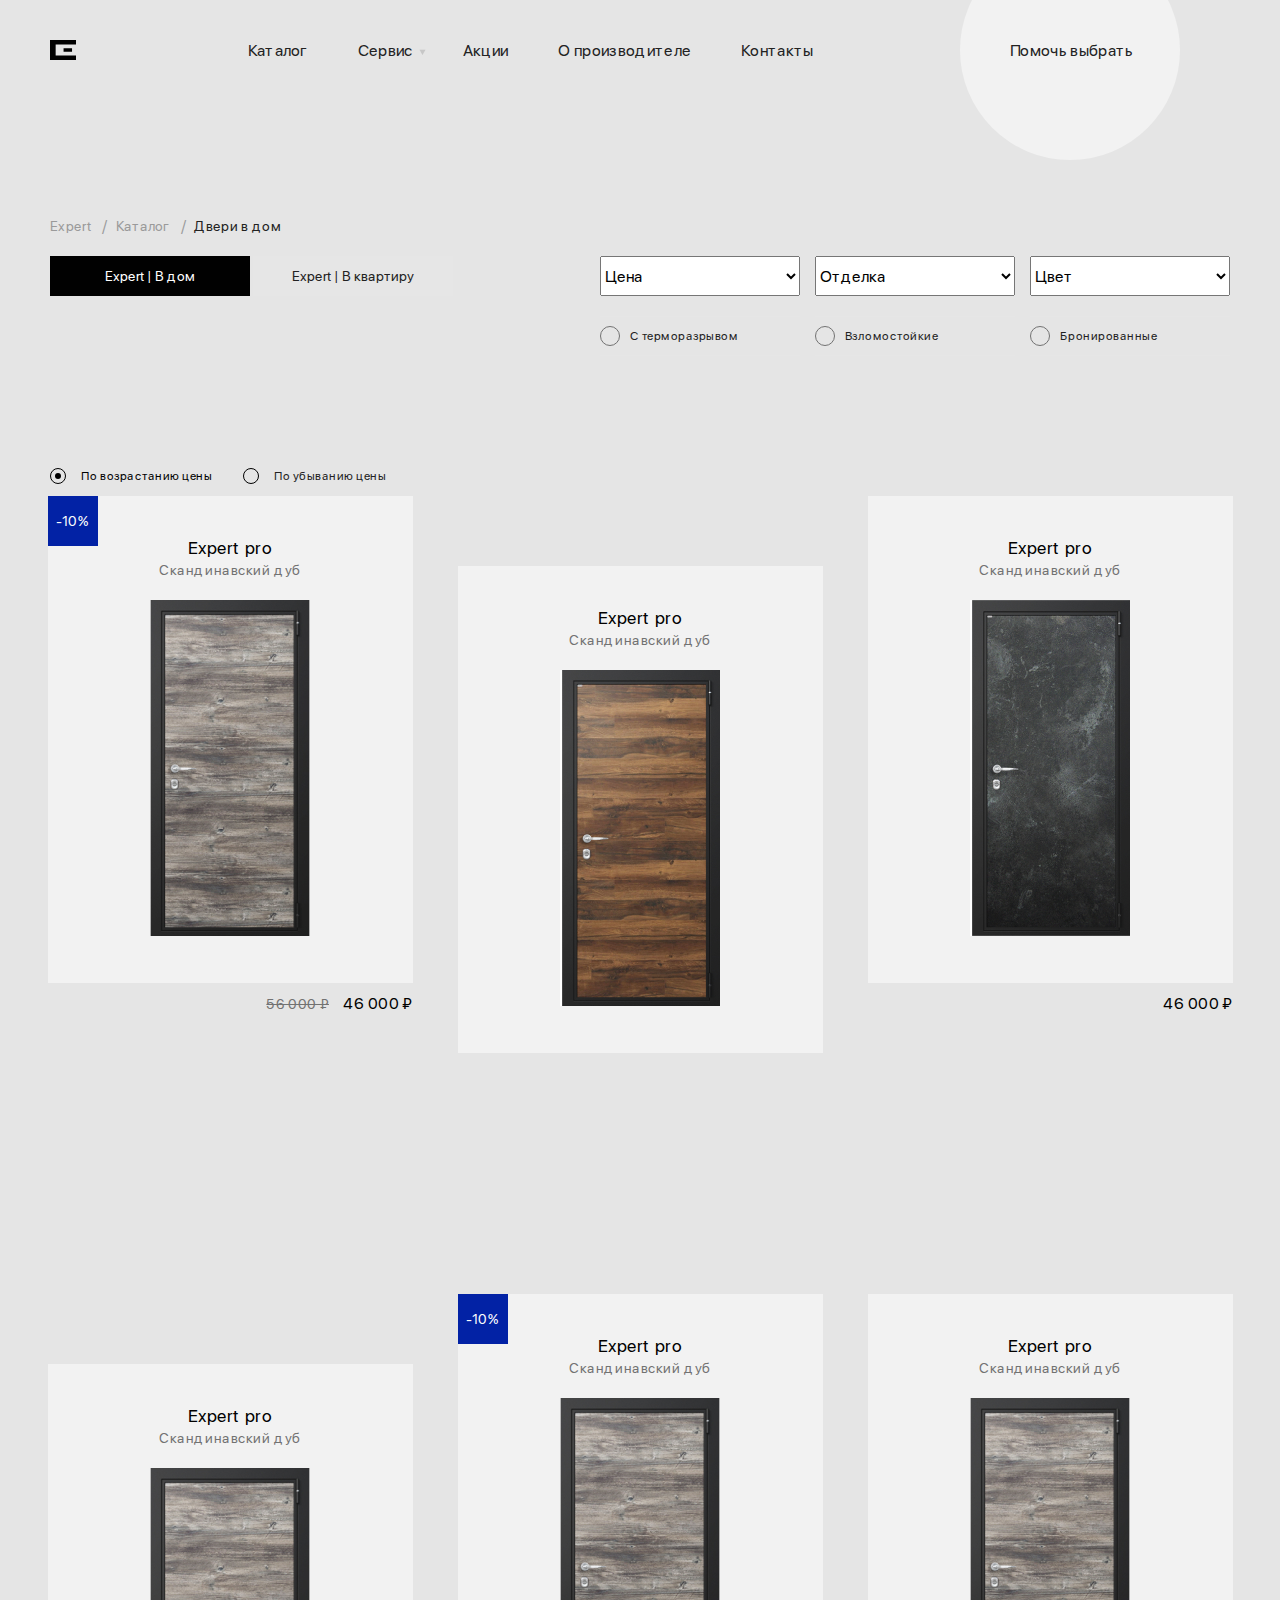
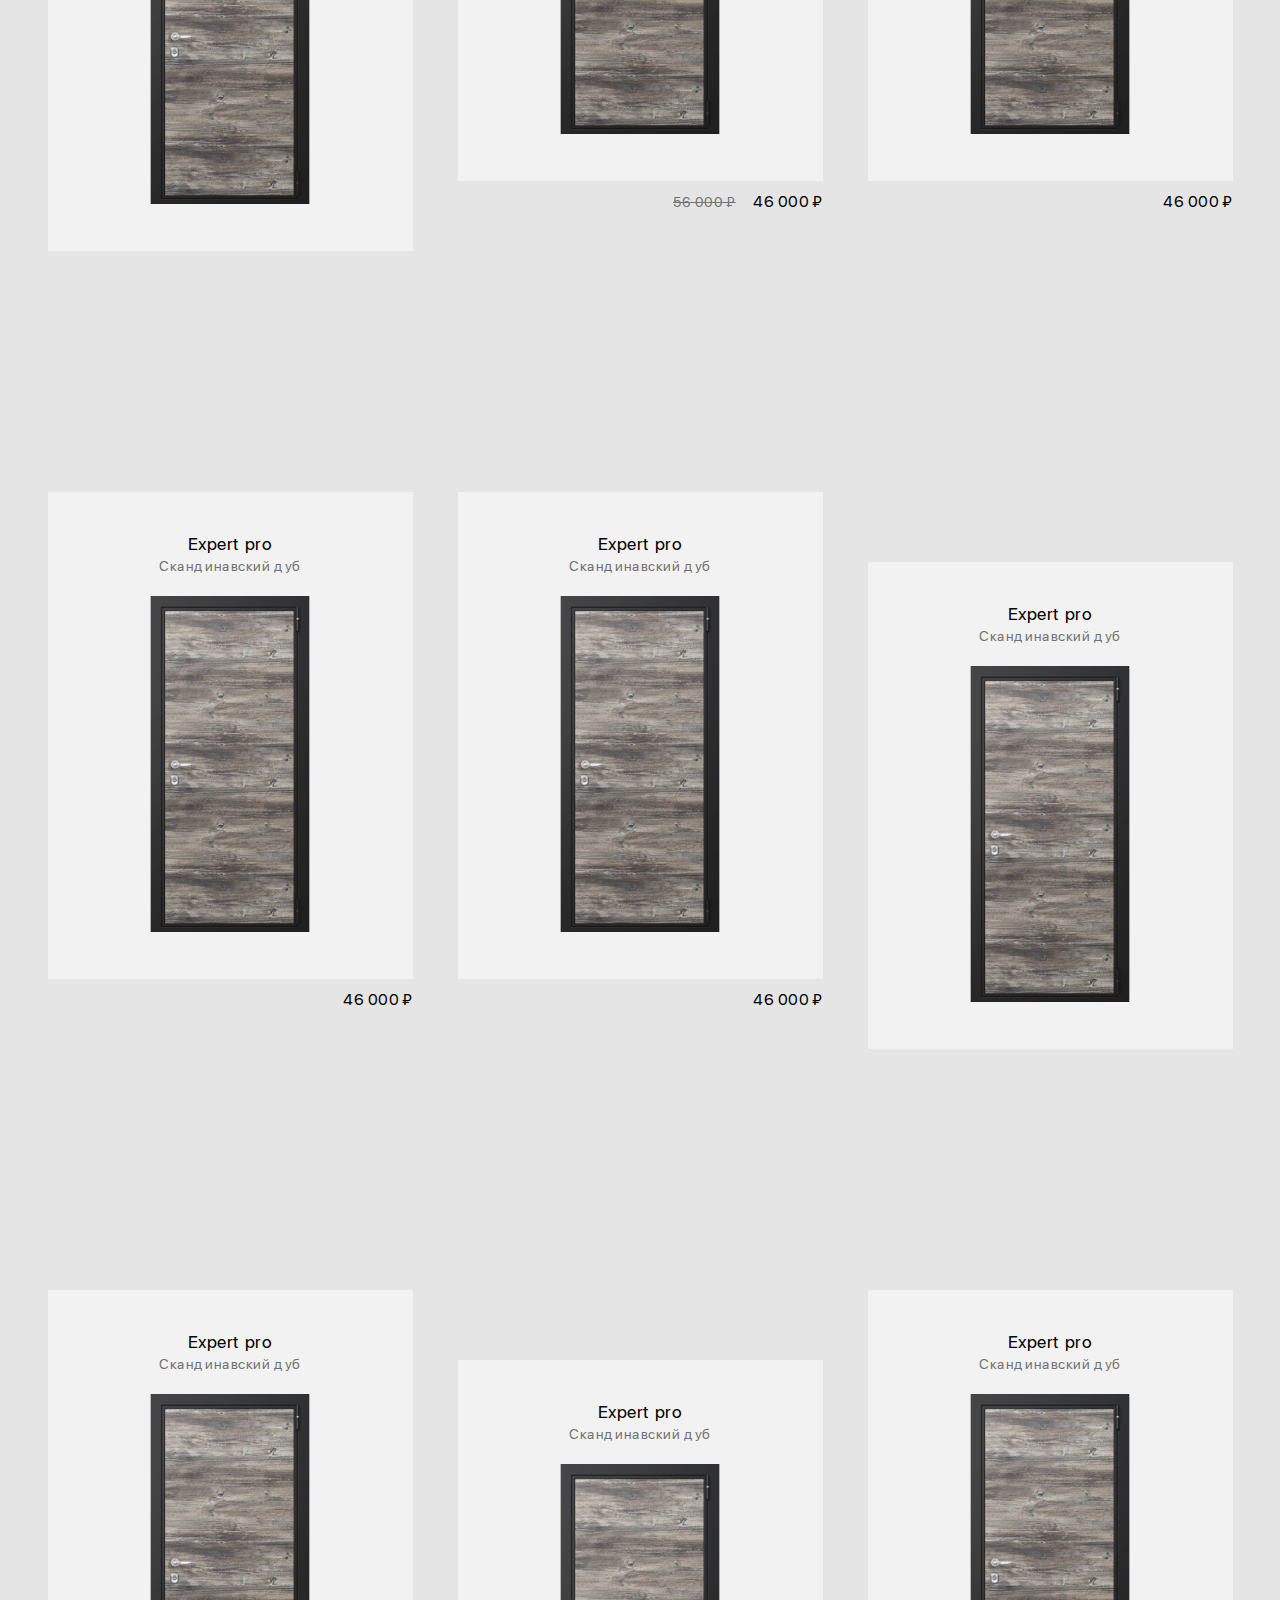
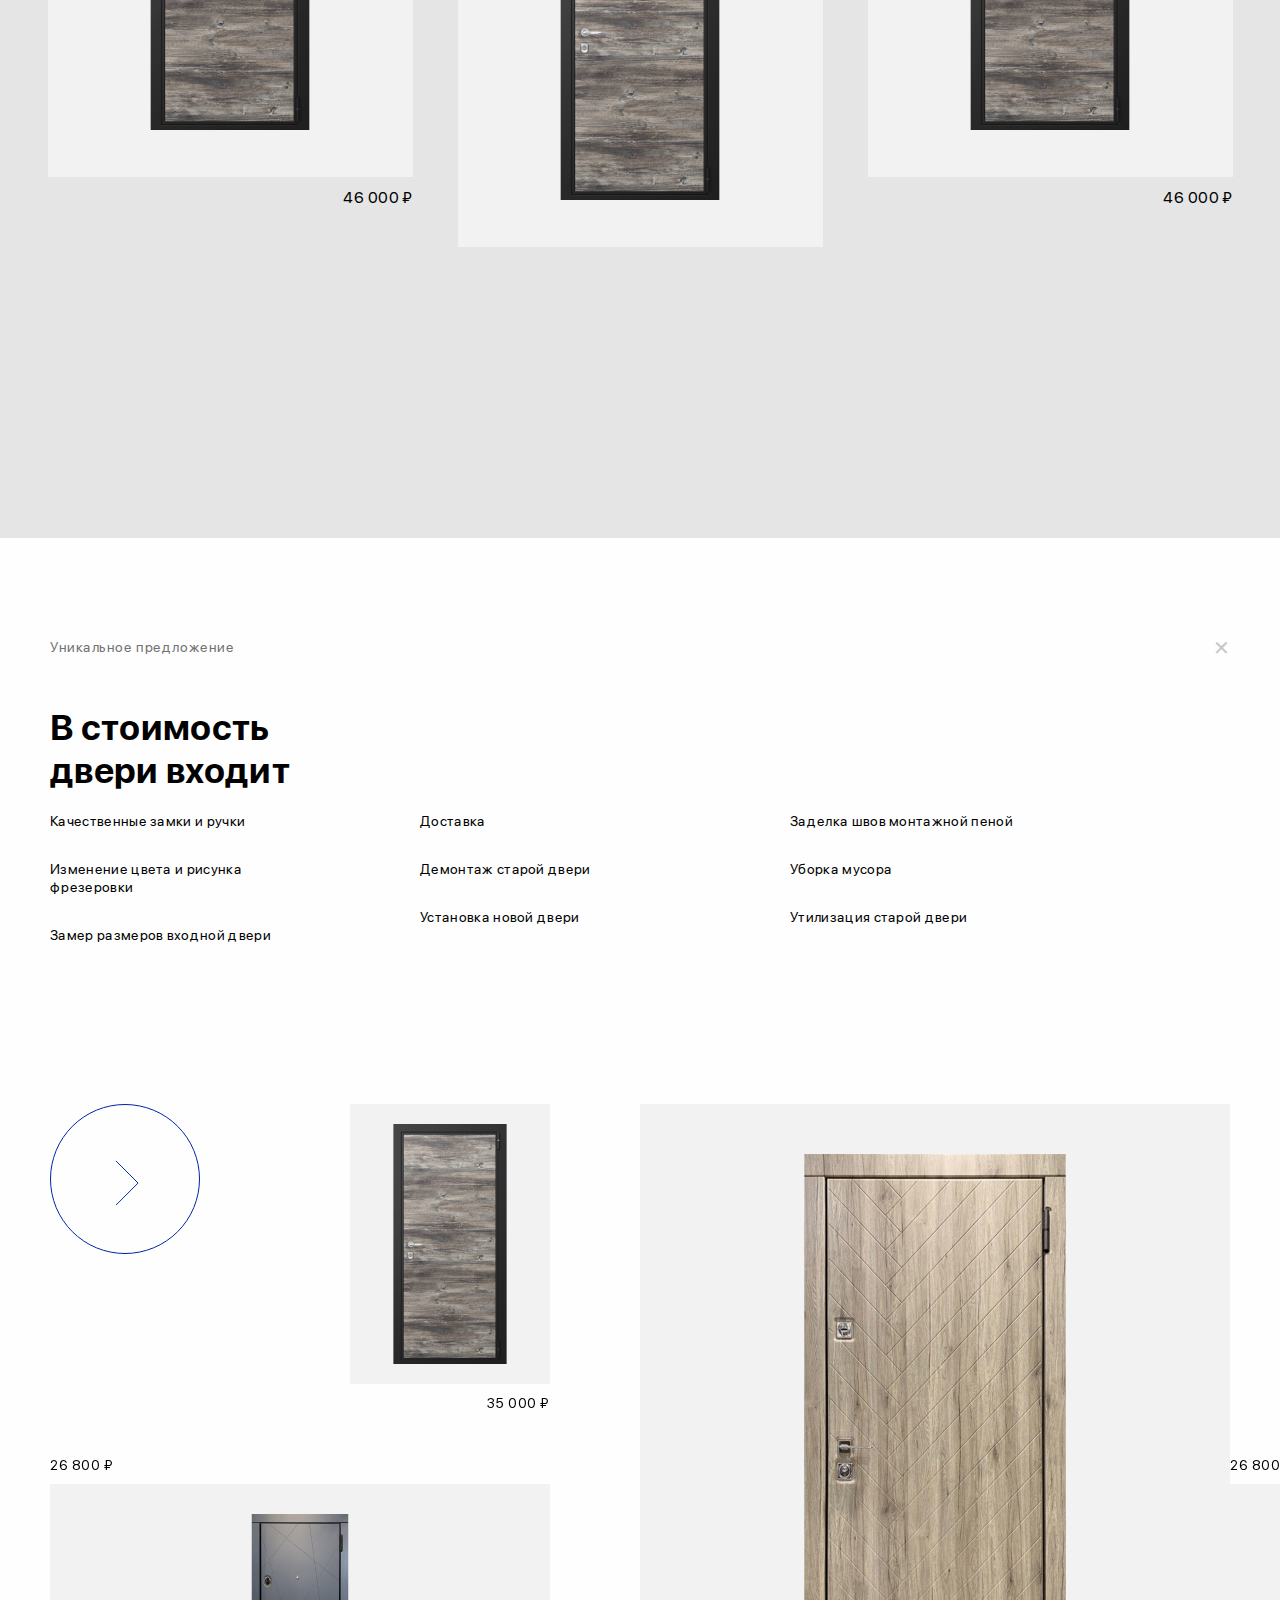
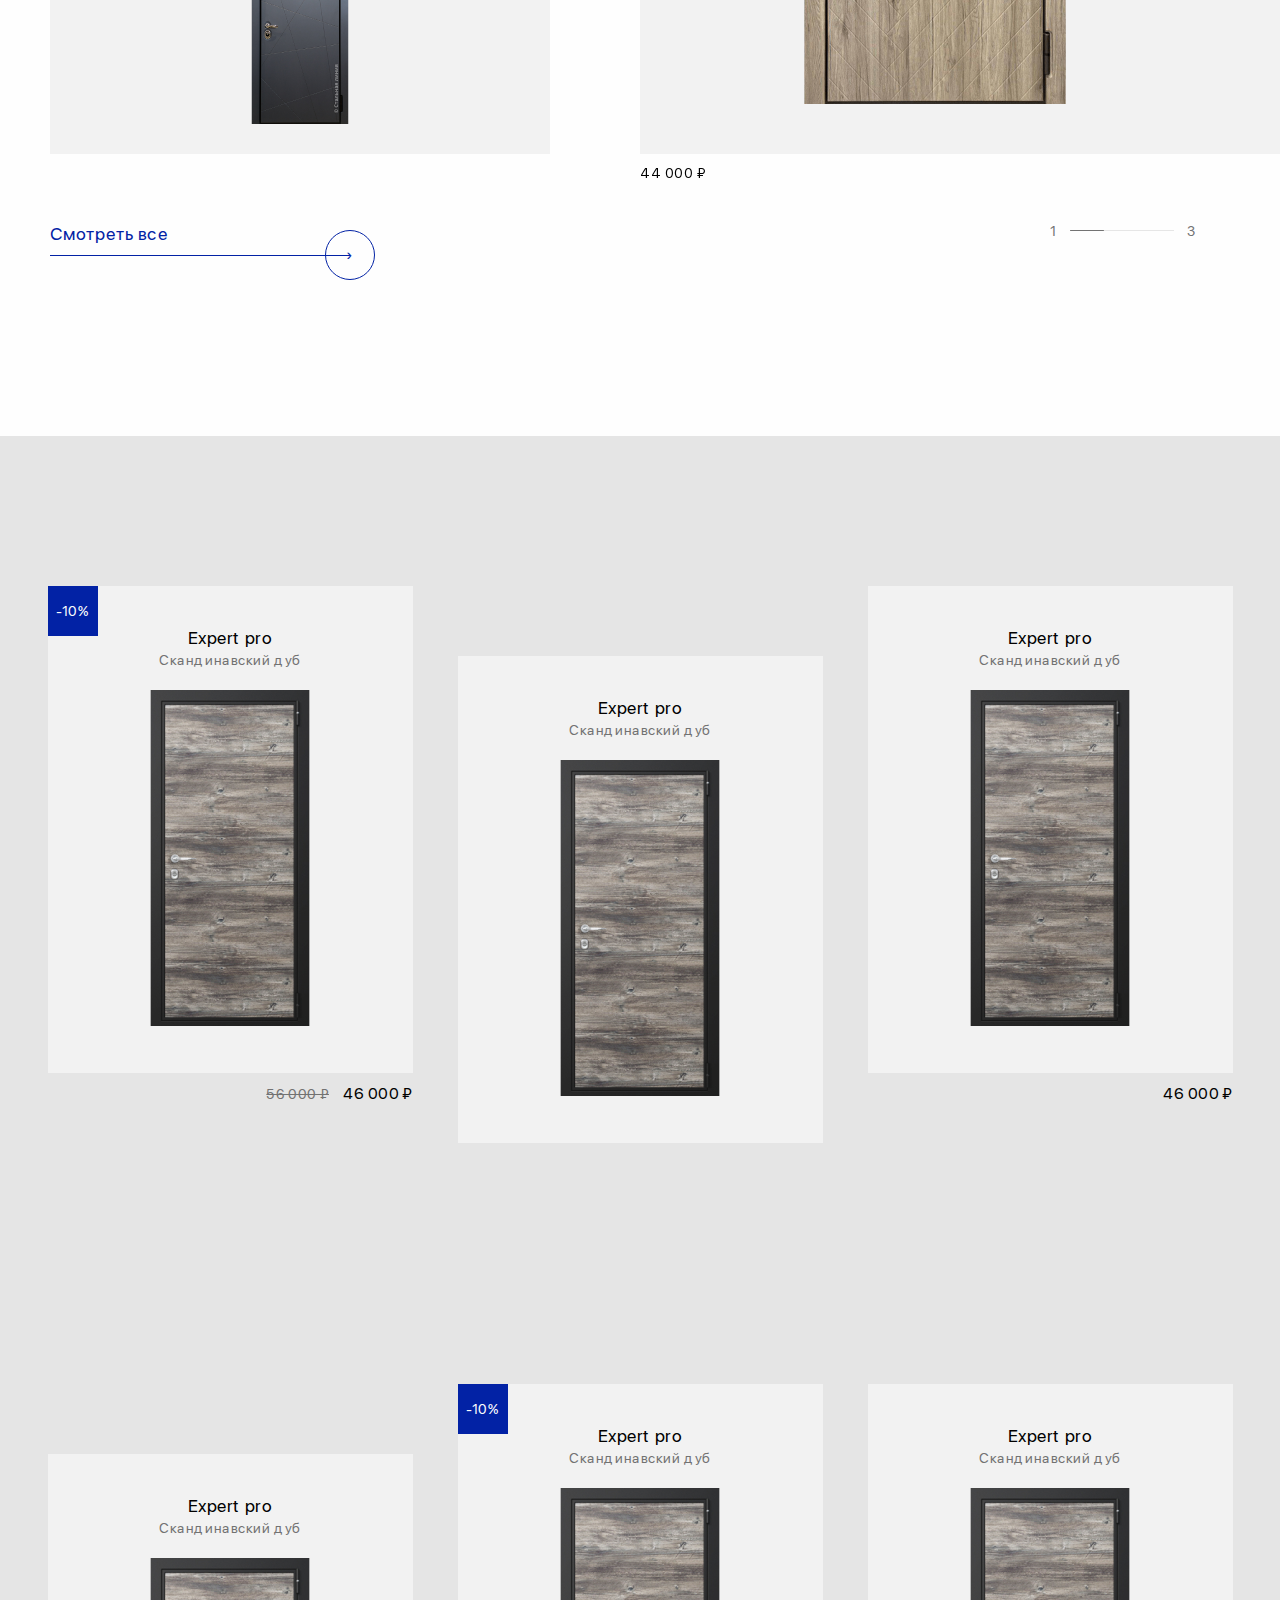
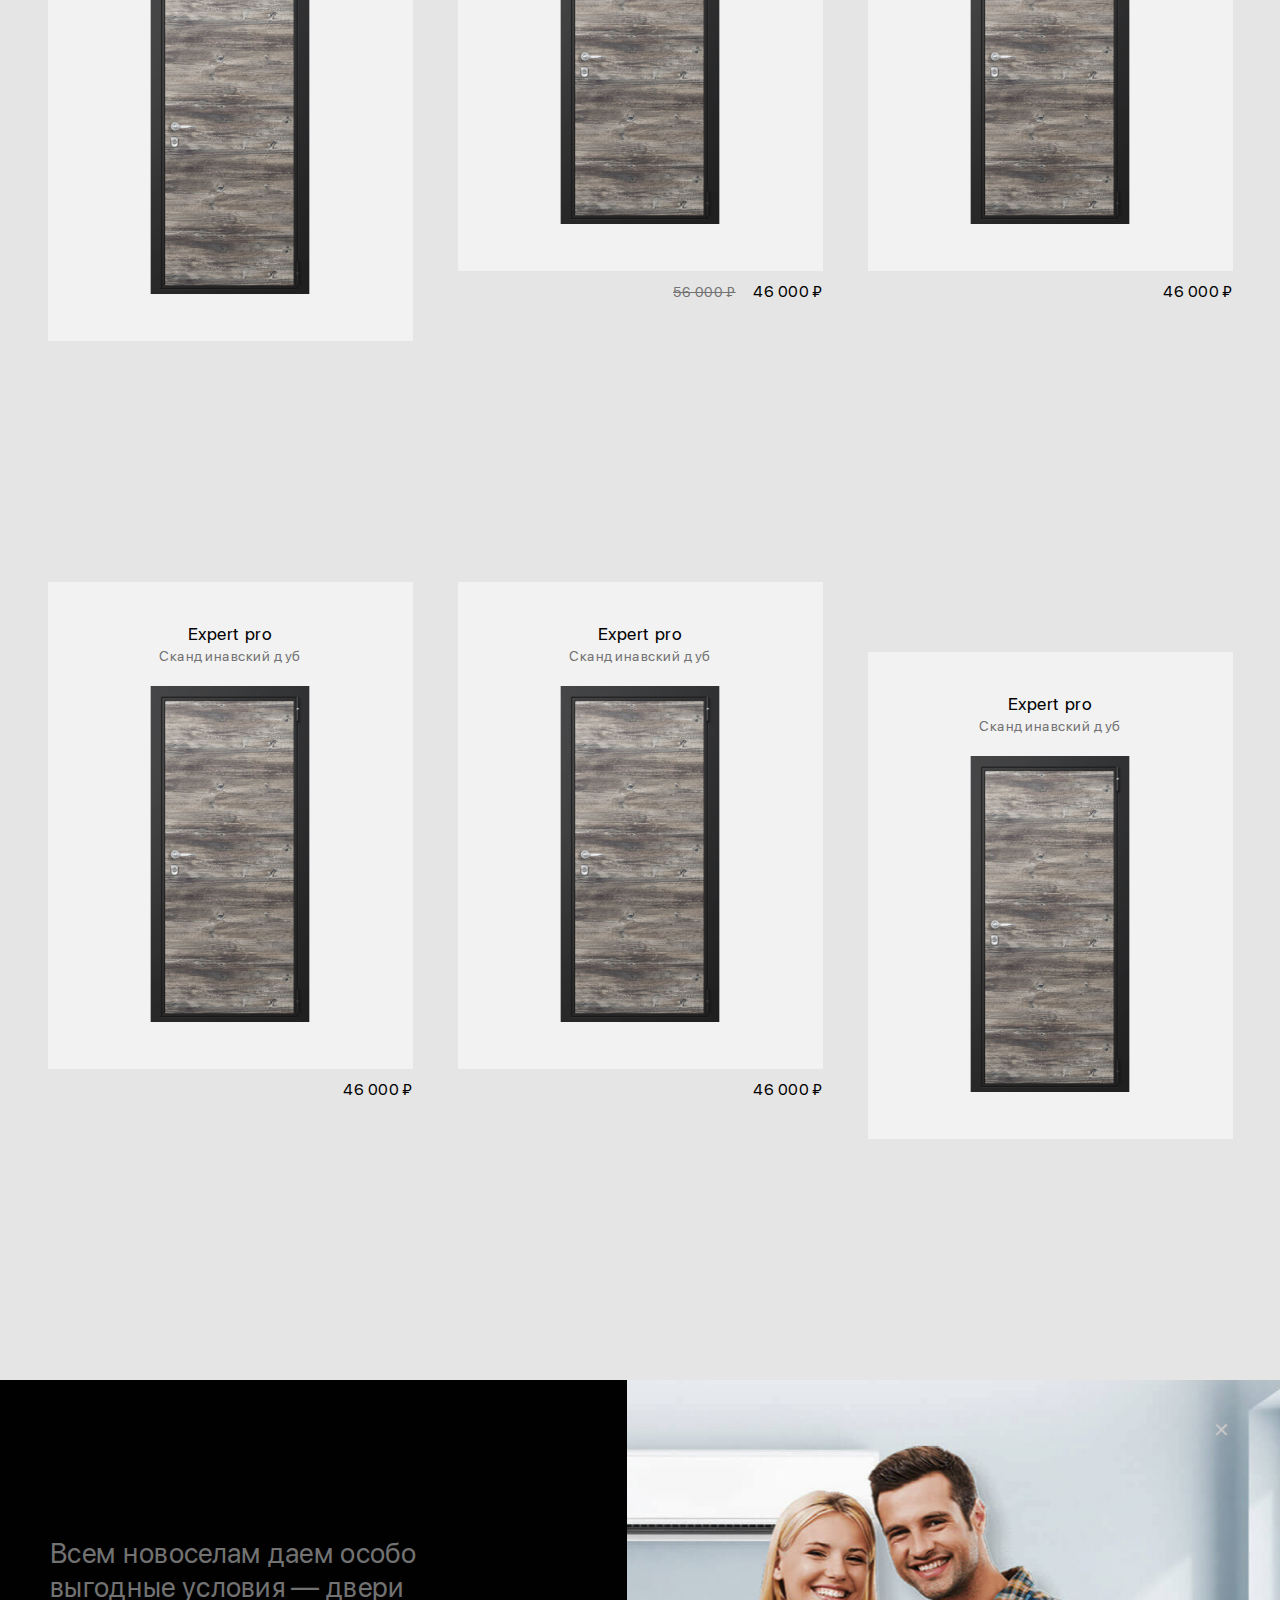
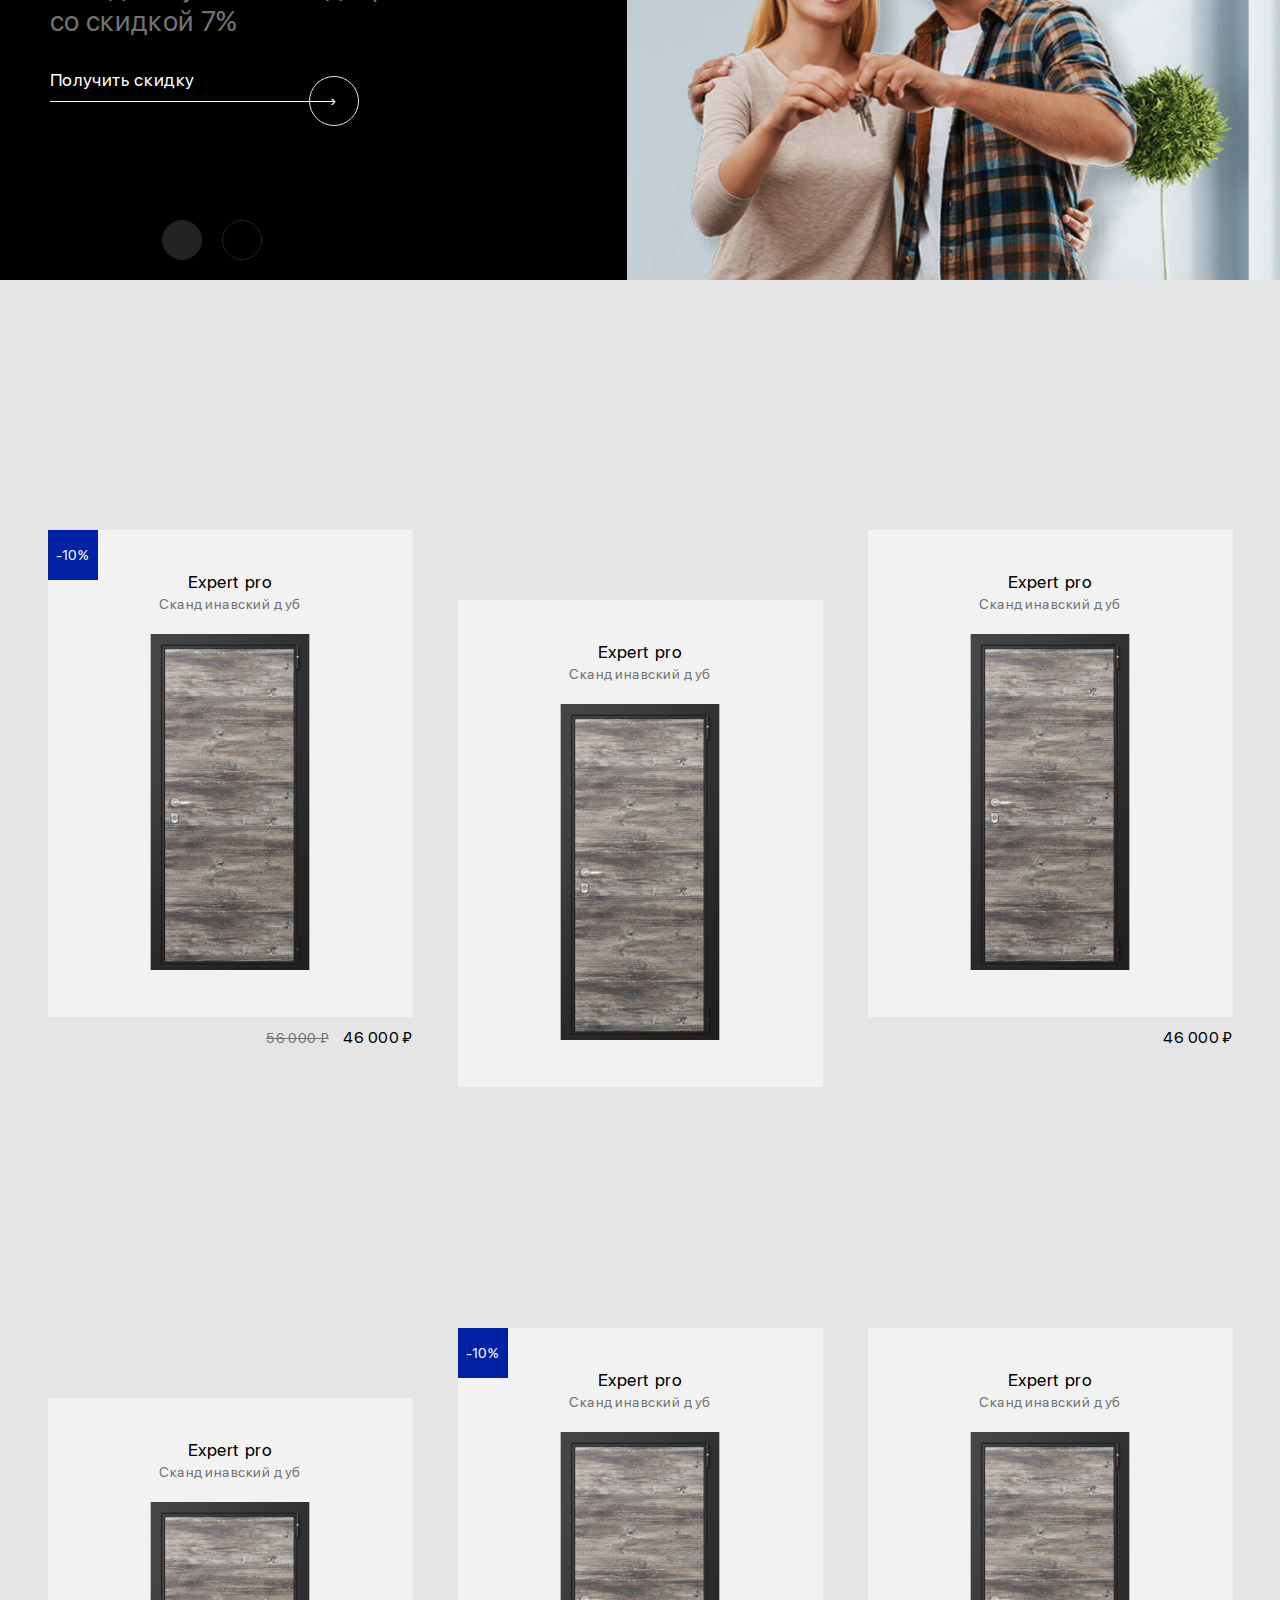
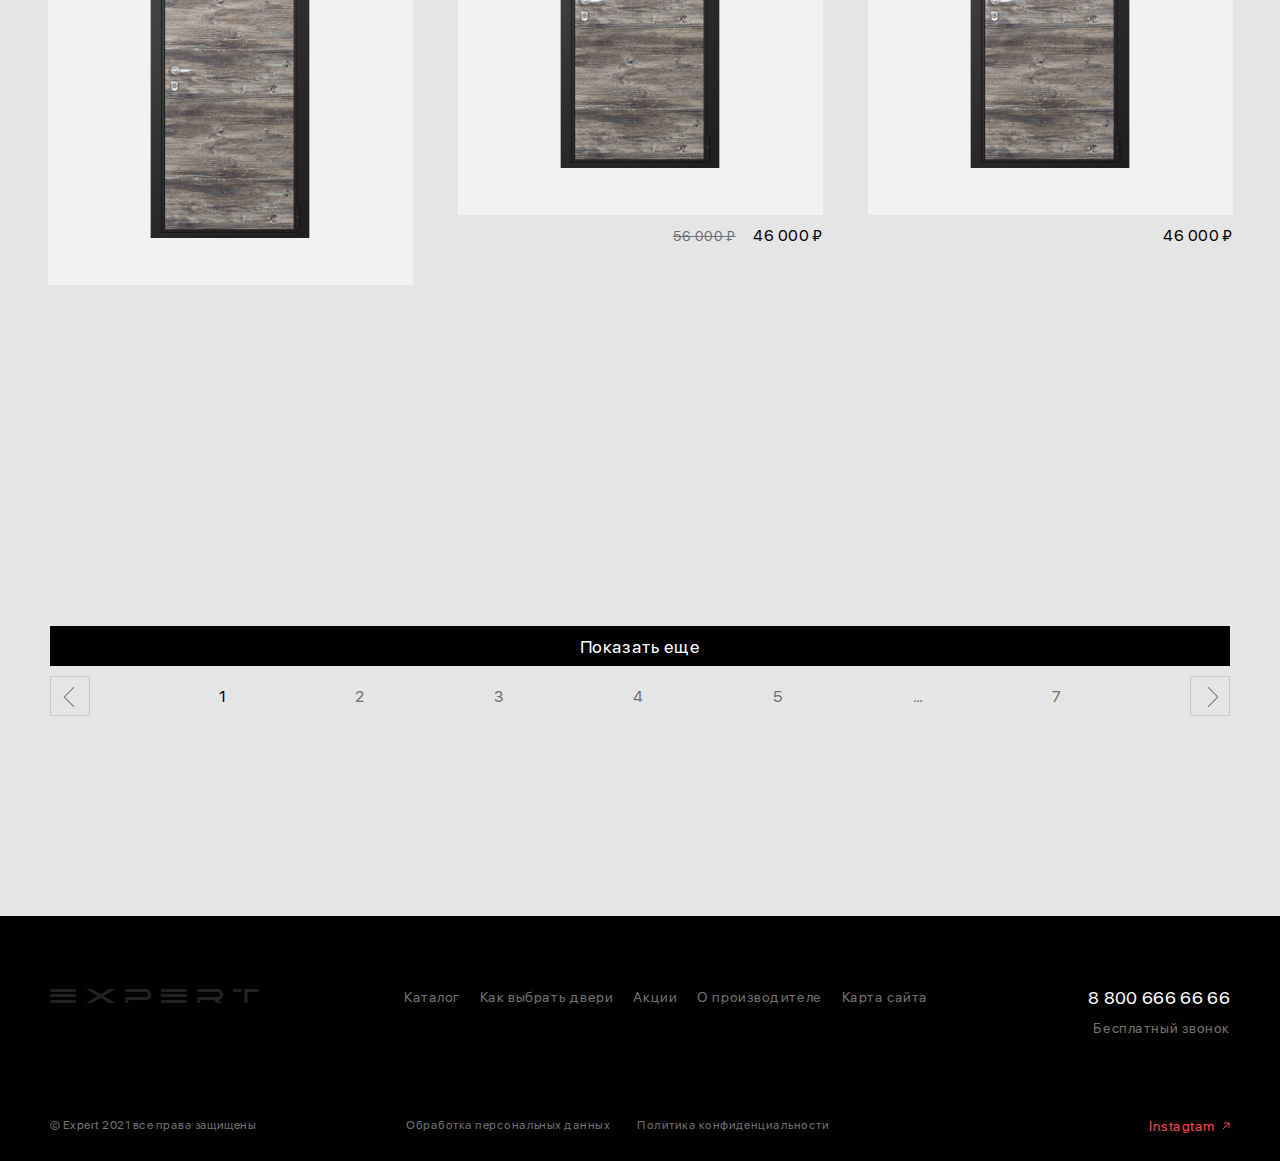
<file: catalog.html>
<!DOCTYPE html>
<html lang="ru">

<head>
  <meta charset="UTF-8">
  <meta http-equiv="X-UA-Compatible" content="IE=edge">
  <meta name="viewport" content="width=device-width, initial-scale=1.0">
  <link rel="icon" href="favicon.ico" type="image/x-icon">
  <title>Каталог</title>
  <script src="https://unpkg.com/swiper/swiper-bundle.min.js"></script>
  <script defer src="js/inputmask.min.js"></script>
  <script defer src="js/just-validate.min.js"></script>
  <script defer src="js/main.js"></script>
  <link rel="stylesheet" href="https://unpkg.com/swiper/swiper-bundle.min.css">
  <link rel="stylesheet" href="css/normalize.css">
  <link rel="stylesheet" href="css/style.css">
  <link rel="stylesheet" href="css/animation.css">
</head>

<body>
  <header class="catalog__header">
    <div class="container">
      <div class="header__top-row">
        <img src="img/logo.svg" alt="Логотип" class="header__logo">
        <a href="index.html" class="main__link"></a>
        <div class="header__menu">
          <div class="header__menu-items" id="menu">
            <div class="menu__close">&#10005;</div>
            <ul class="header__menu-block">
              <li class="header__menu-item  header__menu-item_first">
                <a href="catalog.html" class="header__menu-link header__menu-link_grey">Каталог</a>
              </li>
              <li class="header__menu-item">
                <p class="submenu__link header__menu-link_grey">Сервис</p>
                <ul class="submenu">
                  <li class="header__menu-item">
                    <a href="" class="header__menu-link header__menu-link_grey">Как выбрать двери</a>
                  </li>
                  <li class="header__menu-item">
                    <a href="" class="header__menu-link header__menu-link_grey">Доставка и установка</a>
                  </li>
                  <li class="header__menu-item">
                    <a href="" class="header__menu-link header__menu-link_grey">Порядок оплаты</a>
                  </li>
                  <li class="header__menu-item">
                    <a href="" class="header__menu-link header__menu-link_grey">Гарантии</a>
                  </li>
                </ul>
              </li>
              <li class="header__menu-item">
                <a href="promo.html" class="header__menu-link header__menu-link_grey">Акции</a>
              </li>
              <li class="header__menu-item">
                <a href="about-manufacturer" class="header__menu-link header__menu-link_grey">О производителе</a>
              </li>
              <li class="header__menu-item">
                <a href="contacts.html" class="header__menu-link header__menu-link_grey">Контакты</a>
              </li>
            </ul>
            <div class="main-btn menu__main-btn" id="popup-help__btn">
              <p class="main-btn__link _anim-items">Помочь выбрать</p>
              <div class="main-btn__arrow view-btn__arrow _anim-items">
                <span class="main-btn__circle _anim-items"></span>
              </div>
            </div>
          </div>
          <div class="help__btn" id="menuBtn">
            <div class="help__btn-bg help__btn-light _anim-items"></div>
            <buttom class="help__link help__link_gray" id="help-popup__btn">Помочь выбрать</buttom>
            <p class="help__menu menu__btn help__link_gray">Меню</p>
          </div>
        </div>
        <div class="popup__help" id="popup-help">
          <div class="popup-help__content">
            <div class="popup-help__close">&#10005;</div>
            <form action="" class="help-form">
              <div class="popup-help__step popup-help__step1">
                <div class="popup-help-step__content">
                  <div class="step__content-title">Вам необходимы двери:</div>
                  <div class="step__content-row">
                    <input type="button" value="В квартиру" class="step__content-btn step__content-btn_active">
                    <input type="button" value="В дом" class="step__content-btn">
                  </div>
                </div>
                <div class="popup-help__line">
                  <div class="help-line help-line__step1"></div>
                </div>
              </div>
              <div class="popup-help__step popup-help__step2">
                <div class="popup-help-step__content">
                  <div class="step__content-title">Ваш бюджет:</div>
                  <ul>
                    <li class="budget-item">30 000 ₽ — 50 000 ₽</li>
                    <li class="budget-item">50 000 ₽ — 70 000 ₽</li>
                    <li class="budget-item">70 000 ₽ — 90 000 ₽</li>
                    <li class="budget-item">90 000 ₽ — больше</li>
                  </ul>
                </div>
                <div class="popup-help__line">
                  <div class="help-line help-line__step2"></div>
                </div>
              </div>
              <div class="popup-help__step popup-help__step3">
                <div class="popup-help-step__content">
                  <div class="step__content-title step3__content-title">Наш менеджер перезвонит вам в течение короткого
                    времени, подберет лучший вариант и ответит на любые вопросы </div>
                  <div class="step__content-row step3__content-row">
                    <div class="step__content-phone">
                      <div class="callback__tel callback__tel-popup">
                        <input type="tel" name="phone" placeholder="Телефон" id="#" class="input-tel"
                          data-validate-field="formTel" data-validate-rules="form-phone">
                        <span class="callback__tel-line"></span>
                      </div>
                      <p class="personal-data popup__personal-data">
                        Нажимая на кнопку отпраить вы соглашаетесь с условиями обработки
                        <a href="#">персональных данных</a>
                      </p>
                    </div>
                    <div class="callback__col">
                      <button type="submit" class="callback__btn callback__btn-popup">Отправить</button>
                    </div>
                  </div>
                </div>
                <div class="popup-help__line">
                  <div class="help-line help-line__step3"></div>
                </div>
              </div>
              <div class="popup-help__step popup-help__step4">
                <div class="popup-help-step__content">
                  <h6 class="step__content-title step4__content-title">Спасибо за обращение!</h6>
                  <div class="step__content-text">
                    Мы получили вашу заявку и перезвоним в близжайшее время
                  </div>
                  <div class="popup__ok"></div>
                </div>
                <div class="popup-help__line">
                  <div class="help-line help-line__step4"></div>
                </div>
              </div>
            </form>
          </div>
        </div>
      </div>
      <ul class="header__nav">
        <li class="nav__item">
          <a href="index.html" class="nav__link">Expert</a>
        </li>
        <li class="nav__item">
          <a href="catalog.html" class="nav__link">Каталог</a>
        </li>
        <li class="nav__item">
          <a href="" class="nav__link nav__link_active">Двери в дом</a>
        </li>
      </ul>
    </div>
  </header>
  <main class="caralog__main">
    <div class="container">
      <div class="filter__section">
        <div class="block__row filter__sectio-row">
          <div class="filter__row">
            <button class="filter__btn filter__btn_active">Expert | В дом</button>
            <button class="filter__btn">Expert | В квартиру</button>
          </div>
          <div class="filter__btn-menu">Фильтр</div>
          <div class="filter__col">
            <div class="block__row">
              <select name="" id="" class="filter__select">
                <option value="">Цена</option>
                <option value="">30 000 ₽ — 50 000 ₽ </option>
                <option value="">70 000 ₽ — 90 000 ₽ </option>
                <option value="">90 000 ₽ — 110 000 ₽</option>
                <option value="">130 000 ₽ и больше </option>
              </select>
              <select name="" id="" class="filter__select">
                <option value="">Отделка</option>
                <option value="">Массив</option>
                <option value="">Накладки из МДФ</option>
                <option value="">Ламинированная ДСП</option>
                <option value="">Со секлом и зеркалом</option>
                <option value="">С ковкой</option>
              </select>
              <select name="" id="" class="filter__select">
                <option value="">Цвет</option>
                <option value="">Венге</option>
                <option value="">Белые</option>
                <option value="">Черные</option>
                <option value="">Темные</option>
                <option value="">Светлые</option>
                <option value="">Красные</option>
                <option value="">Зеленые</option>
              </select>
            </div>
            <div class="block__row filter__row-radio">
              <label class="filter__label">
                <input type="checkbox" name="checkbox" id="" class="filter__radio">
                <span class="input-radio"></span>
                С терморазрывом
              </label>
              <label class="filter__label">
                <input type="checkbox" name="checkbox" id="" class="filter__radio">
                <span class="input-radio"></span>
                Взломостойкие
              </label>
              <label class="filter__label">
                <input type="checkbox" name="checkbox" id="armored" class="filter__radio">
                <span class="input-radio"></span>
                Бронированные
              </label>
            </div>
          </div>
        </div>
        <div class="filter__row_bottom">
          <label class="filter__label input-radio__label input-radio__label_active">
            <input type="radio" name="price" id="" class="filter__radio_small" checked>
            <span class="input-radio__small"></span>
            По возрастанию цены
          </label>
          <label class="filter__label input-radio__label">
            <input type="radio" name="price" id="" class="filter__radio_small">
            <span class="input-radio__small"></span>
            По убыванию цены
          </label>
        </div>
        <div class="filter__result">
          <div class="filter__result-row">
            <div class="col-1">
              <div class="filter__box">
                <div class="filter-box__content">
                  <p class="filter-box__title">Expert pro</p>
                  <span class="filter-box__info">Скандинавский дуб</span>
                  <div class="box__label">-10%</div>
                  <div class="filter-box__img"></div>
                </div>
                <div class="filter__sale sale_right"><span class="old__sale">56 000 &#8381;</span>46 000 &#8381;</div>
              </div>
            </div>
            <div class="col-1">
              <div class="filter__box">
                <div class="filter-box__content filter-box__content_down _anim-items">
                  <p class="filter-box__title">Expert pro</p>
                  <span class="filter-box__info">Скандинавский дуб</span>
                  <div class="filter-box__img-1"></div>
                </div>
                <div class="filter__sale sale_right">46 000 &#8381;</div>
              </div>
            </div>
            <div class="col-1">
              <div class="filter__box">
                <div class="filter-box__content">
                  <p class="filter-box__title">Expert pro</p>
                  <span class="filter-box__info">Скандинавский дуб</span>
                  <div class="filter-box__img-2"></div>
                </div>
                <div class="filter__sale sale_right">46 000 &#8381;</div>
              </div>
            </div>
            <div class="col-1">
              <div class="filter__box">
                <div class="filter-box__content  filter-box__content_down _anim-items">
                  <p class="filter-box__title">Expert pro</p>
                  <span class="filter-box__info">Скандинавский дуб</span>
                  <div class="filter-box__img"></div>
                </div>
                <div class="filter__sale sale_right">46 000 &#8381;</div>
              </div>
            </div>
            <div class="col-1">
              <div class="filter__box">
                <div class="filter-box__content">
                  <p class="filter-box__title">Expert pro</p>
                  <span class="filter-box__info">Скандинавский дуб</span>
                  <div class="box__label">-10%</div>
                  <div class="filter-box__img"></div>
                </div>
                <div class="filter__sale sale_right">
                  <span class="old__sale">56 000 &#8381;</span>
                  46 000 &#8381;
                </div>
              </div>
            </div>
            <div class="col-1">
              <div class="filter__box">
                <div class="filter-box__content">
                  <p class="filter-box__title">Expert pro</p>
                  <span class="filter-box__info">Скандинавский дуб</span>
                  <div class="filter-box__img"></div>
                </div>
                <div class="filter__sale sale_right">46 000 &#8381;</div>
              </div>
            </div>
            <div class="col-1">
              <div class="filter__box">
                <div class="filter-box__content">
                  <p class="filter-box__title">Expert pro</p>
                  <span class="filter-box__info">Скандинавский дуб</span>
                  <div class="filter-box__img"></div>
                </div>
                <div class="filter__sale sale_right">46 000 &#8381;</div>
              </div>
            </div>
            <div class="col-1">
              <div class="filter__box">
                <div class="filter-box__content">
                  <p class="filter-box__title">Expert pro</p>
                  <span class="filter-box__info">Скандинавский дуб</span>
                  <div class="filter-box__img "></div>
                </div>
                <div class="filter__sale sale_right">46 000 &#8381;</div>
              </div>
            </div>
            <div class="col-1">
              <div class="filter__box">
                <div class="filter-box__content  filter-box__content_down _anim-items">
                  <p class="filter-box__title">Expert pro</p>
                  <span class="filter-box__info">Скандинавский дуб</span>
                  <div class="filter-box__img"></div>
                </div>
                <div class="filter__sale sale_right">46 000 &#8381;</div>
              </div>
            </div>
            <div class="col-1">
              <div class="filter__box">
                <div class="filter-box__content">
                  <p class="filter-box__title">Expert pro</p>
                  <span class="filter-box__info">Скандинавский дуб</span>
                  <div class="filter-box__img"></div>
                </div>
                <div class="filter__sale sale_right">46 000 &#8381;</div>
              </div>
            </div>
            <div class="col-1">
              <div class="filter__box">
                <div class="filter-box__content   filter-box__content_down _anim-items">
                  <p class="filter-box__title">Expert pro</p>
                  <span class="filter-box__info">Скандинавский дуб</span>
                  <div class="filter-box__img "></div>
                </div>
                <div class="filter__sale sale_right">46 000 &#8381;</div>
              </div>
            </div>
            <div class="col-1">
              <div class="filter__box">
                <div class="filter-box__content">
                  <p class="filter-box__title">Expert pro</p>
                  <span class="filter-box__info">Скандинавский дуб</span>
                  <div class="filter-box__img"></div>
                </div>
                <div class="filter__sale sale_right">46 000 &#8381;</div>
              </div>
            </div>
          </div>
        </div>
      </div>
    </div>
    <section class="catalog-ofert__section">
      <div class="container catalog__special-offer">
        <div class="block__row">
          <h2 class="section__name">Уникальное предложение</h2>
          <div class="newcomer__close newcomer__close1">&#10005;</div>
        </div>
        <div class="block__row block__row_line">
          <div class="section__col">
            <h3 class="section__title">В стоимость двери входит</h3>
          </div>
        </div>
        <div class="catalog-ofert__row">
          <div class="block__col-300 unique__row">
            <ul class="_anim-items">
              <li class="col__item col__item_first">
                <p class="section__text">Качественные замки и ручки</p>
                <span class="bottom__line"></span>
              </li>
              <li class="col__item">
                <p class="section__text">Изменение цвета и рисунка фрезеровки</p>
                <span class="bottom__line"></span>
              </li>
              <li class="col__item">
                <p class="section__text">Замер размеров входной двери </p>
                <span class="bottom__line"></span>
              </li>
            </ul>
          </div>
          <div class="block__col-300 unique__row">
            <ul class="_anim-items">
              <li class="col__item">
                <p class="section__text">Доставка</p>
                <span class="bottom__line"></span>
              </li>
              <li class="col__item">
                <p class="section__text">Демонтаж старой двери</p>
                <span class="bottom__line"></span>
              </li>
              <li class="col__item">
                <p class="section__text">Установка новой двери</p>
                <span class="bottom__line"></span>
              </li>
            </ul>
          </div>
          <div class="block__col-300 unique__row">
            <ul class="_anim-items">
              <li class="col__item">
                <p class="section__text">Заделка швов монтажной пеной</p>
                <span class="bottom__line"></span>
              </li>
              <li class="col__item">
                <p class="section__text">Уборка мусора</p>
              </li>
              <li class="col__item">
                <p class="section__text">Утилизация старой двери</p>
                <span class="bottom__line"></span>
              </li>
            </ul>
          </div>
        </div>
        <div class="block__view swiper-container">
          <div class="component block__view-component  _anim-items">
          </div>
          <div class="swiper-wrapper">
            <div class="block__view-slide swiper-slide">
              <div class="block__row ">
                <div class="section__col-2">
                  <div class="block__row block__row-direction">
                    <div class="component-box"></div>
                    <div class="special-offer__card_small">
                      <div class="special-offer__box_small catalog__box-small">
                        <img src="img/door355.png" alt="дверь на" class="special-offer__box-img">
                      </div>
                      <div class="sale sale_right">35 000 &#8381;</div>
                    </div>
                  </div>
                  <div class="block__row card__hidden">
                    <div class="special-offer__card">
                      <div class="sale">26 800 &#8381;</div>
                      <div class="special-offer__box">
                        <img src="img/door354.png" alt="дверь">
                      </div>
                    </div>
                  </div>
                </div>
                <div class="section__col">
                  <div class="special-offer__box_big">
                    <img src="img/door44.png" alt="дверь на" class="box-big__img">
                  </div>
                  <div class="sale">44 000 &#8381;</div>
                </div>
              </div>
            </div>
            <div class="block__view-slide swiper-slide">
              <div class="block__row ">
                <div class="section__col-2">
                  <div class="block__row block__row-direction">
                    <div class="component-box"></div>
                    <div class="special-offer__card_small">
                      <div class="special-offer__box_small catalog__box-small">
                        <img src="img/door355.png" alt="дверь на" class="special-offer__box-img">
                      </div>
                      <div class="sale sale_right">35 000 &#8381;</div>
                    </div>
                  </div>
                  <div class="block__row card__hidden">
                    <div class="special-offer__card">
                      <div class="sale">26 800 &#8381;</div>
                      <div class="special-offer__box">
                        <img src="img/door354.png" alt="дверь">
                      </div>
                    </div>
                  </div>
                </div>
                <div class="section__col">
                  <div class="special-offer__box_big">
                    <img src="img/door44.png" alt="дверь на" class="box-big__img">
                  </div>
                  <div class="sale">44 000 &#8381;</div>
                </div>
              </div>
            </div>
            <div class="block__view-slide swiper-slide">
              <div class="block__row ">
                <div class="section__col-2">
                  <div class="block__row block__row-direction">
                    <div class="component-box"></div>
                    <div class="special-offer__card_small">
                      <div class="special-offer__box_small catalog__box-small">
                        <img src="img/door355.png" alt="дверь на" class="special-offer__box-img">
                      </div>
                      <div class="sale sale_right">35 000 &#8381;</div>
                    </div>
                  </div>
                  <div class="block__row card__hidden">
                    <div class="special-offer__card">
                      <div class="sale">26 800 &#8381;</div>
                      <div class="special-offer__box">
                        <img src="img/door354.png" alt="дверь">
                      </div>
                    </div>
                  </div>
                </div>
                <div class="section__col">
                  <div class="special-offer__box_big">
                    <img src="img/door44.png" alt="дверь на" class="box-big__img">
                  </div>
                  <div class="sale">44 000 &#8381;</div>
                </div>
              </div>
            </div>
          </div>
          <div class="block__row block__row-pages">
            <div class="main-btn catlog__main-btn">
              <a href="#" class="main-btn__link _anim-items">Смотреть все</a>
              <div class="main-btn__arrow view-btn__arrow _anim-items">
                <span class="main-btn__circle _anim-items"></span>
              </div>
            </div>
            <div class="pages">
              <span class="pages-pagination-current"></span>
              <span class="pages__line"></span>
              <span class="pages-pagination-total"></span>
            </div>
          </div>
        </div>
      </div>
    </section>
    <div class="filter__section">
      <div class="container">
        <div class="filter__result-row">
          <div class="col-1">
            <div class="filter__box">
              <div class="filter-box__content">
                <p class="filter-box__title">Expert pro</p>
                <span class="filter-box__info">Скандинавский дуб</span>
                <div class="box__label">-10%</div>
                <div class="filter-box__img"></div>
              </div>
              <div class="filter__sale sale_right"><span class="old__sale">56 000 &#8381;</span>46 000 &#8381;</div>
            </div>
          </div>
          <div class="col-1">
            <div class="filter__box">
              <div class="filter-box__content filter-box__content_down _anim-items">
                <p class="filter-box__title">Expert pro</p>
                <span class="filter-box__info">Скандинавский дуб</span>
                <div class="filter-box__img"></div>
              </div>
              <div class="filter__sale sale_right">46 000 &#8381;</div>
            </div>
          </div>
          <div class="col-1">
            <div class="filter__box">
              <div class="filter-box__content">
                <p class="filter-box__title">Expert pro</p>
                <span class="filter-box__info">Скандинавский дуб</span>
                <div class="filter-box__img"></div>
              </div>
              <div class="filter__sale sale_right">46 000 &#8381;</div>
            </div>
          </div>
          <div class="col-1">
            <div class="filter__box">
              <div class="filter-box__content  filter-box__content_down _anim-items">
                <p class="filter-box__title">Expert pro</p>
                <span class="filter-box__info">Скандинавский дуб</span>
                <div class="filter-box__img"></div>
              </div>
              <div class="filter__sale sale_right">46 000 &#8381;</div>
            </div>
          </div>
          <div class="col-1">
            <div class="filter__box">
              <div class="filter-box__content">
                <p class="filter-box__title">Expert pro</p>
                <span class="filter-box__info">Скандинавский дуб</span>
                <div class="box__label">-10%</div>
                <div class="filter-box__img"></div>
              </div>
              <div class="filter__sale sale_right">
                <span class="old__sale">56 000 &#8381;</span>
                46 000 &#8381;
              </div>
            </div>
          </div>
          <div class="col-1">
            <div class="filter__box">
              <div class="filter-box__content">
                <p class="filter-box__title">Expert pro</p>
                <span class="filter-box__info">Скандинавский дуб</span>
                <div class="filter-box__img"></div>
              </div>
              <div class="filter__sale sale_right">46 000 &#8381;</div>
            </div>
          </div>
          <div class="col-1">
            <div class="filter__box">
              <div class="filter-box__content">
                <p class="filter-box__title">Expert pro</p>
                <span class="filter-box__info">Скандинавский дуб</span>
                <div class="filter-box__img"></div>
              </div>
              <div class="filter__sale sale_right">46 000 &#8381;</div>
            </div>
          </div>
          <div class="col-1">
            <div class="filter__box">
              <div class="filter-box__content">
                <p class="filter-box__title">Expert pro</p>
                <span class="filter-box__info">Скандинавский дуб</span>
                <div class="filter-box__img "></div>
              </div>
              <div class="filter__sale sale_right">46 000 &#8381;</div>
            </div>
          </div>
          <div class="col-1">
            <div class="filter__box">
              <div class="filter-box__content  filter-box__content_down _anim-items">
                <p class="filter-box__title">Expert pro</p>
                <span class="filter-box__info">Скандинавский дуб</span>
                <div class="filter-box__img"></div>
              </div>
              <div class="filter__sale sale_right">46 000 &#8381;</div>
            </div>
          </div>
        </div>
      </div>
    </div>

    <section class="newcomer__section">
      <div class="newcomer__tab newcomer__tab_active" data-target="one">
        <div class="newcomer__section-row">
          <div class="newcomer__section-col">
            <div class="newcomer__bullet">
              <span class="bullet bullet__active" data-path="one"></span>
              <span class="bullet" data-path="two"></span>
            </div>
          </div>
          <div class="newcomer__section-col_long"></div>
        </div>
        <div class="action__container">
          <div class="container">
            <div class="newcomer__container">
              <div class="newcomer__close newcomer__close2">&#10005;</div>
              <h6 class="newcomer__title">Всем новоселам даем особо выгодные условия — двери со скидкой 7%</h6>
              <div class="newcomer-btn _anim-items">
                <a href="#" class="main-btn__link newcomer-btn__link _anim-items">Получить скидку</a>
                <div class="main-btn__arrow newcomer-btn__arrow _anim-items"><span class="circle _anim-items"></span>
                </div>
              </div>
            </div>
          </div>
        </div>
      </div>
      <div class="newcomer__tab" data-target="two">
        <div class="newcomer__section-row">
          <div class="newcomer__section-col">
            <div class="newcomer__bullet">
              <span class="bullet bullet__active" data-path="one"></span>
              <span class="bullet" data-path="two"></span>
            </div>
          </div>
          <div class="newcomer__section-col_long newcomer__section-col_long2"></div>
        </div>
        <div class="action__container">
          <div class="container">
            <div class="newcomer__container">
              <div class="newcomer__close newcomer__close2">&#10005;</div>
              <h6 class="newcomer__title">Свое уважение к пожилым людям мы воплотили в возможность получения ими
                специальной скидки в размере 10% на все модели</h6>
              <div class="newcomer-btn _anim-items">
                <a href="#" class="main-btn__link newcomer-btn__link _anim-items">Получить скидку</a>
                <div class="main-btn__arrow newcomer-btn__arrow _anim-items">
                  <span class="circle _anim-items"></span>
                </div>
              </div>
            </div>
          </div>
        </div>
      </div>
    </section>

    <div class="filter__section">
      <div class="container">
        <div class="filter__result-row">
          <div class="col-1">
            <div class="filter__box">
              <div class="filter-box__content">
                <p class="filter-box__title">Expert pro</p>
                <span class="filter-box__info">Скандинавский дуб</span>
                <div class="box__label">-10%</div>
                <div class="filter-box__img"></div>
              </div>
              <div class="filter__sale sale_right"><span class="old__sale">56 000 &#8381;</span>46 000 &#8381;</div>
            </div>
          </div>
          <div class="col-1">
            <div class="filter__box">
              <div class="filter-box__content filter-box__content_down _anim-items">
                <p class="filter-box__title">Expert pro</p>
                <span class="filter-box__info">Скандинавский дуб</span>
                <div class="filter-box__img"></div>
              </div>
              <div class="filter__sale sale_right">46 000 &#8381;</div>
            </div>
          </div>
          <div class="col-1">
            <div class="filter__box">
              <div class="filter-box__content">
                <p class="filter-box__title">Expert pro</p>
                <span class="filter-box__info">Скандинавский дуб</span>
                <div class="filter-box__img"></div>
              </div>
              <div class="filter__sale sale_right">46 000 &#8381;</div>
            </div>
          </div>
          <div class="col-1">
            <div class="filter__box">
              <div class="filter-box__content  filter-box__content_down _anim-items">
                <p class="filter-box__title">Expert pro</p>
                <span class="filter-box__info">Скандинавский дуб</span>
                <div class="filter-box__img"></div>
              </div>
              <div class="filter__sale sale_right">46 000 &#8381;</div>
            </div>
          </div>
          <div class="col-1">
            <div class="filter__box">
              <div class="filter-box__content">
                <p class="filter-box__title">Expert pro</p>
                <span class="filter-box__info">Скандинавский дуб</span>
                <div class="box__label">-10%</div>
                <div class="filter-box__img"></div>
              </div>
              <div class="filter__sale sale_right">
                <span class="old__sale">56 000 &#8381;</span>
                46 000 &#8381;
              </div>
            </div>
          </div>
          <div class="col-1">
            <div class="filter__box">
              <div class="filter-box__content">
                <p class="filter-box__title">Expert pro</p>
                <span class="filter-box__info">Скандинавский дуб</span>
                <div class="filter-box__img"></div>
              </div>
              <div class="filter__sale sale_right">46 000 &#8381;</div>
            </div>
          </div>
        </div>
        <div class="filter__nav">
          <div class="filter__nav-link">Показать еще
            <a href="" class="filter__link-more"></a>
          </div>
          <ul class="filter__nav-row">
            <li class="filter__nav-item">
              <a href="" class="filter__link">
                <span class="filter__link-arrow"></span>
              </a>
            </li>
            <li class="filter__nav-item">
              <a href="" class="filter__link filter__link_active">1</a>
            </li>
            <li class="filter__nav-item">
              <a href="" class="filter__link">2</a>
            </li>
            <li class="filter__nav-item">
              <a href="" class="filter__link">3</a>
            </li>
            <li class="filter__nav-item">
              <a href="" class="filter__link">4</a>
            </li>
            <li class="filter__nav-item">
              <a href="" class="filter__link">5</a>
            </li>
            <li class="filter__nav-item">
              <a href="" class="filter__link">...</a>
            </li>
            <li class="filter__nav-item">
              <a href="" class="filter__link">7</a>
            </li>
            <li class="filter__nav-item">
              <a href="" class="filter__link">
                <span class="filter__link-arrow_right"></span>
              </a>
            </li>
          </ul>
        </div>
      </div>
    </div>
  </main>

  <footer class="footer">
    <div class="container">
      <div class="footer__row">
        <div class="footer__row-top">
          <a href="index.html" class="footer__logo">Expert</a>
          <ul class="footer__menu">
            <li class="footer__menu-item">
              <a href="catalog.html" class="footer__menu-link">Каталог</a>
            </li>
            <li class="footer__menu-item">
              <a href="" class="footer__menu-link">Как выбрать двери</a>
            </li>
            <li class="footer__menu-item">
              <a href="" class="footer__menu-link">Акции</a>
            </li>
            <li class="footer__menu-item">
              <a href="" class="footer__menu-link">О производителе</a>
            </li>
            <li class="footer__menu-item">
              <a href="" class="footer__menu-link">Карта сайта</a>
            </li>
          </ul>
          <div class="footer__col_right">
            <a href="tel:+78006666666" class="bottom__link-tel">8 800 666 66 66</a>
            <p class="footer__text">Бесплатный звонок</p>
          </div>
        </div>
        <div class="footer__row-bottom">
          <a href="" class="footer__bottom-link">&copy; Expert 2021 все права защищены</a>
          <a href="" class="footer__bottom-link">Обработка персональных данных</a>
          <a href="" class="footer__bottom-link">Политика конфиденциальности</a>
          <a href="#" class="social__link">Instagtam</a>
        </div>

      </div>
    </div>
  </footer>

  <script>
    var swiper = new Swiper(".block__view", {
      slidesPerView: 1,
      loop: true,
      normalizeSlideIndex: true,
      centeredSlides: false,
      pagination: {
        el: ".pages",
        type: "fraction",
        currentClass: '.pages-pagination-current',
        totalClass: '.pages-pagination-total',
        renderFraction: function (currentClass, totalClass) {
          return '<span class="' + '.pages-pagination-current' + '"></span>' +
            ' <span class="pages__line"></span> ' +
            '<span class="' + '.pages-pagination-total' + '"></span>';
        },
      },
      scrollbar: {
        el: ".pages__line",
      },
      navigation: {
        nextEl: '.block__view-component',
      },
    });

  </script>


  <script type="text/javascript">
    document.querySelectorAll('.bullet').forEach(function (tabsBtn) {
      tabsBtn.addEventListener('click', function (event) {
        const path = event.currentTarget.dataset.path
        document.querySelectorAll('.bullet').forEach(function (rem) {
          rem.classList.toggle('bullet__active')
        })
        tabsBtn.classList.add('bullet__active')
        document.querySelectorAll('.newcomer__tab').forEach(function (tabContent) {
          tabContent.classList.remove('newcomer__tab_active')
        })
        document.querySelector(`[data-target="${path}"]`).classList.add('newcomer__tab_active')
      })
    });

    const closeSec = document.querySelector('.newcomer__close1');
    closeSec.addEventListener('click', function () {
      document.querySelector('.catalog-ofert__section').classList.toggle('done');
    });


    const closeSec2 = document.querySelectorAll('.newcomer__close2');
    if (closeSec2.length > 0) {
      for (let index = 0; index < closeSec2.length; index++) {
        const closeSec1 = closeSec2[index];
        closeSec1.addEventListener('click', function () {
          document.querySelector('.newcomer__section').classList.toggle('done');
        });
      }
    }




    const checks = document.querySelectorAll('.filter__radio');
    if (checks.length > 0) {
      for (let i = 0; i < checks.length; i++) {
        const check = checks[i];
        check.addEventListener('click', function () {
          check.parentNode.classList.toggle('filter__label_active');
        })
      }
    }

    const checks2 = document.querySelectorAll('.filter__radio_small');
    if (checks2.length > 0) {
      for (let i = 0; i < checks2.length; i++) {
        const check2 = checks2[i];
        check2.addEventListener('click', function () {
          document.querySelectorAll('.input-radio__label').forEach(function (rLabel) {
            rLabel.classList.remove('input-radio__label_active');
          });
          check2.parentNode.classList.toggle('input-radio__label_active');
        });
      };
    };


  </script>


</body>

</html>
</file>
<file: css/style.css>
@font-face {
  font-family: 'SFpro';
  src: url('../fonts/SFProDisplay-Regular.woff2') format('woff2'),
       url('../fonts/SFProDisplay-Regular.woff') format('woff');
       font-style: normal;
       font-weight: 400;
}

@font-face {
  font-family: 'SFpro';
  src: url('../fonts/SFProDisplay-Bold.woff2') format('woff2'),
       url('../fonts/SFProDisplay-Bold.woff') format('woff');
       font-style: normal;
       font-weight: 600;
}

@font-face {
  font-family: 'Robodron';
  src: url('../fonts/RobodronBold.woff2') format('woff2'),
       url('../fonts/RobodronBold.woff') format('woff');
       font-style: normal;
       font-weight: 500;
}

* {
  box-sizing: border-box;
  margin: 0;
  padding: 0;
}

a {
  text-decoration: none;
  }

  ul {
  margin: 0;
  padding: 0;
  list-style: none;
  }

  img {
  max-width: 100%;
  }

body {
  font-family: 'SFpro', serif;
  font-style: normal;
  font-weight: 400;
  font-size: 16px;
  line-height: 21px;
  letter-spacing: 0.02em;
  background: #E5E5E5;
}

.header {
  max-height: 900px;
}

.header__hidden {
  display: none;
}

.header__visible {
  display: block;
}

.container {
  max-width: 1300px;
  margin: 0 auto;
  padding: 0 50px;
}

.no-video .video-container video,
.touch .video-container video {
  display: none;
}

.no-video .video-container .poster,
.touch .video-container .poster {
  display: block !important;
}

.video-container {
  position: absolute;
  bottom: 0%;
  left: 0%;
  height: 100%;
  width: 100%;
  overflow: hidden;
  background: url('../img/main-bg.jpg') center center no-repeat, #C7C7C7;
  background-size: cover;
}

.video-container .poster img {
  width: 100%;
  bottom: 0;
  position: absolute;
}

.video-container .filter {
  z-index: 100;
  position: absolute;
  width: 100%;
}

.video-container video {
  z-index: 0;
  bottom: 0;
}

.fillWidth {
  position: absolute;
  top: 50%;
  left: 50%;
  min-width: 100%;
  min-height: 100%;
  object-fit: cover;
  transform: translate(-50%, -50%);
}

/* .video-container video.fillWidth {
  width: 100%;
} */

.layer img {
  width: 350px;
}

.container__header {
  position: relative;
  height: 100vh;
  overflow: hidden;
}

.header__top-row {
  position: relative;
  display: flex;
  width: 100%;
  height: 100px;
  align-items: center;
}

.header__logo {
  width: 26px;
  height: 26px;
  cursor: pointer;
}

.main__link {
  position: absolute;
  top: 0;
  left: 0;
  width: 50px;
  height: 100%;
  cursor: pointer;
}

.header__menu {
  width: 100%;
  display: flex;
  align-items: center;
}

.header__menu-items {
  position: relative;
  display: flex;
  margin-left: auto;
  align-items: center;
}

.header__menu-block {
  position: relative;
  display: flex;
  margin-left: auto;
  align-items: center;
}

.menu__main-btn {
  display: none;
  opacity: 0;
  visibility: hidden;
}

.header__menu-item {
  margin-right: 50px;
}

.menu__close {
  margin-bottom: 30px;
  opacity: 0;
  margin-left: auto;
  font-size: 30px;
  color: #C7C7C7;
  visibility: hidden;
  transition: color .3s ease-in-out;
}

.submenu__link,
.header__menu-link {
  font-size: 16px;
  line-height: 21px;
  letter-spacing: 0.02em;
  color: #C7C7C7;
  transition: color .3s ease-in-out;
}

.submenu__link {
  position: relative;
}

.header__menu-link:hover,
.header__menu-item:hover .submenu__link,
.header__menu-item:focus .submenu__link,
.submenu__link:focus,
.submenu__link:hover {
  color: #FEFEFE;
}

.submenu__link::after {
  position: absolute;
  content: url('../img/Polygon.png');
  top: -1px;
  padding-left: 6px;
  transition: content .3s ease-in-out;
}

.header__menu-item:hover .submenu__link::after,
.header__menu-item:focus .submenu__link::after {
  content: url('../img/Polygon1.png');
}

.submenu {
  position: absolute;
  padding-top: 20px;
  opacity: 0;
  transform: scaleY(0);
  transform-origin :0 0;
  transition: .3s ease-in-out;
}

.submenu .header__menu-link {
  margin-bottom: 8px;
}

.header__menu-item:hover .submenu,
.header__menu-item:focus .submenu {
  opacity: 1;
  transform: scaleY(1);
}

.help__btn {
  position: relative;
  z-index: 2;
  display: flex;
  align-items: center;
  margin-left: auto;
  width: 220px;
  height: 220px;
}

.help__btn-bg {
  position: absolute;
  content: '';
  z-index: 1;
  left: -50px;
  width: 220px;
  height: 220px;
  background: rgba(0, 0, 0, 0.6);
  border-radius: 50%;
  cursor: pointer;
}

.help__btn:hover .help__btn-bg {
  left: -65px;
  width: 250px;
  height: 250px;
}

.help__btn:active .help__btn-bg {
  left: -5000%;
  width: 10000%;
  height: 10000%;
  transition: all 2s linear;
}

.help__link {
  border: none;
  background-color: inherit;
  color: #FEFEFE;
  z-index: 2;
  cursor: pointer;
}

.help__menu {
  z-index: 2;
  color: #FEFEFE;
  display: none;
}

.header__title {
  margin-top: 190px;
  font-family: 'Robodron', sans-serif;
  font-style: normal;
  font-size: 113px;
  line-height: 113px;
  letter-spacing: 0.1em;
  color: rgba(255, 255, 255, 0.15);
}

.consultation {
  width: 300px;
  margin-top: 50px;
}

.main-btn {
  cursor: pointer;
}

 .main-btn:hover .main-btn__arrow {
  animation: btn-line .8s alternate ease-in-out 1 both;
}

.main-btn:active .main-btn__arrow {
  animation: btn-line-active .6s alternate ease-in-out 1 both;
}

.main-btn:active .circle,
.main-btn:active .main-btn__circle::before {
  animation: circle .3s alternate linear 1 both;
}

.catlog__main-btn {
  width: 300px;
}

.main-btn__link {
  font-weight: 300;
  font-size: 18px;
  line-height: 23px;
  color: #0222A5;
}

.consultation__link {
  color: #FEFEFE;
}

.main-btn__arrow {
  position: relative;
  margin-top: 10px;
  width: 300px;
  border-bottom: 1px solid #0222A5;
}

.arrow {
  border-bottom: 1px solid #E6E6E6;
}

.main-btn__arrow:after {
  position: absolute;
  content: '\203A';
  right: -2px;
  top: -11px;
  color: #0222A5;
}

.arrow:after {
  color: #E6E6E6;
}

.circle,
.main-btn__circle {
  position: absolute;
  width: 50px;
  height: 50px;
  right: -25px;
  top: -25px;
}

.main-btn__circle::before {
  position: absolute;
  content: '';
  top: 0;
  left: 0;
  right: 0;
  bottom: 0;
  border-radius: 50%;
  border: 1px solid #0222A5;
}

.circle::after {
  position: absolute;
  content: '';
  border: 1px solid #E6E6E6;
  top: 0;
  left: 0;
  right: 0;
  bottom: 0;
  border-radius: 50%;
}

.header__line:after {
  position: absolute;
  content: '';
  top: 0;
  left: 0;
  width: 100%;
  border-top: 1px solid #727272;
}

.header__line {
  position: absolute;
  top: 750px;
  width: 100%;
}

.header__line-row {
  width: 100%;
  display: flex;
  justify-content: space-between;
}

.line-row__text {
  margin-top: -6px;
  padding-top: 20px;
  white-space: nowrap;
  font-size: 14px;
  line-height: 18px;
  letter-spacing: 0.04em;
  color: #F2F2F2;
  background: url('../img/Ellipse.svg') center top no-repeat;
}

.line-row__text:nth-child(2) {
  padding-top: 70px;
}

.line-row__text:nth-child(3) {
  padding-top: 30px;
}

.line-row__text:nth-child(4) {
  padding-top: 52px;
}

.main {
  padding-bottom: 200px;
}

.special-offer {
  margin-top: 200px;
}

.section__row {
  position: relative;
  display: flex;
  align-items: flex-end;
  padding-bottom: 10px;

}

.bottom__line1,
.bottom__line {
  position: absolute;
  bottom: 0;
  opacity: 0;
  width: 100%;
  border-bottom: 1px solid #E6E6E6;
}

.section__name {
  margin: 0 0 50px;
  font-weight: 400;
  font-size: 14px;
  line-height: 18px;
  letter-spacing: 0.04em;
  color: #727272;
}

.section__title {
  max-width: 300px;
  font-size: 36px;
  line-height: 43px;
  color: #010101;
}

.section__col {
  width: 600px;
}

.col__item {
  position: relative;
  width: 100%;
  display: flex;
  padding: 20px 0 10px;
}

.col__items {
  margin-left: auto;
}

.section__col-2 {
  width: 500px;
}

.special-offer__box_big:hover {
  background: #E6E6E6;
}

.special-offer__box_big:active {
  background: #0222A5;
}

.box-big__img:active,
.box-big__img:hover {
  transform: scale(0.85, 0.85);
}

.special-offer__box_big {
  width: 100%;
  height: 650px;
  text-align: center;
  padding: 50px 0;
  background: #F2F2F2;
  transition: background .6s ease-in-out;
}

.box-big__img {
  transition: all .6s ease-in-out;
}

.sale {
  margin: 10px 0;
  font-size: 14px;
  line-height:18px;
  letter-spacing: 0.04em;
}

.block__view {
  position: relative;
  margin-top: 150px;
  padding-bottom: 30px;
}

.component-box {
  width: 150px;
  height: 150px;
}

.block__view-component {
  position: absolute;
  top: 0;
  left: 0;
  z-index: 2;
}

.component {
  width: 150px;
  height: 150px;
  border-radius: 50%;
  border: 1px solid #0222A5;
  cursor: pointer;
  transition: background .6s ease-in-out;
}

.component:focus,
.component:hover {
  background: #0222A5;
}

.component:active {
  background: #00197E;
}

.component:focus::after,
.component:hover::after {
  background-color: #FEFEFE;
}

.component:after {
  position: absolute;
  content: '';
  top: 55px;
  right: 60px;
  height: 45px;
  width: 24px;
  mask-image: url('../img/Vector.svg');
  -webkit-mask-image: url('../img/Vector.svg');
  mask-size: cover;
  -webkit-mask-size: cover;
  background-color: #0222A5;
  transition: background-color .3s ease-in-out;
}

.special-offer__box_small {
  width: 200px;
  height: 280px;
  padding: 20px 0;
  text-align: center;
  background: #F2F2F2;
}

.box-small__img {
  width: 128px;
  height: 240px;
}



.block__row {
  display: flex;
  justify-content: space-between;
}

.sale_right {
  text-align: right;
}

.special-offer__box {
  height: 270px;
  width: 100%;
  background: #F2F2F2;
  padding: 30px;
  text-align: center;
}

.special-offer__card {
  width: 100%;
  margin-top: 24px;
}

.block__row-pages {
  margin-top: 30px;
  align-items: center;
}

.pages {
  position: relative;
  width: 180px;
  font-size: 14px;
  line-height: 18px;
  color: #727272;
}

.pages__reviews-line,
.pages__line {
  display: inline-block;
  width: 104px;
  height: 1px;
  background: #E6E6E6;
  margin: 5px 10px;
}

.benefits {
  margin-top: 300px;
}

.benefits__title {
  font-weight: 400;
  font-size: 24px;
  line-height: 29px;
  color: #010101;
}

.benefits__text {
  margin-top: 10px;
  max-width: 460px;
}

.benefits__img {
  width: 700px;
  height: 500px;
  background: url('../img/Rectangle359.png') center center no-repeat;
  background-size: cover;
  margin-bottom: 200px;
  opacity: 0;
  transition: opacity .3s ease-in-out;
}

.benefits__img-500 {
  width: 500px;
  height: 700px;
  margin-top: 40px;
  margin-bottom: 200px;
  background: url('../img/Rectangle362.jpg') center center no-repeat;
  background-size: cover;
  opacity: 0;
  transition: opacity .3s ease-in-out;
}

.benefits__title-500 {
  max-width: 411px;
}

.benefits__text-500 {
  max-width: 485px;
}

.block__col_right {
  margin-left: auto;
}

.benefits__title-700 {
  max-width: 449px;
}

.benefits__text-700 {
  max-width: 547px;
}

.benefits__img-700 {
  margin-top: 40px;
  background: url('../img/Rectangle364.jpg') center center no-repeat;
  background-size: cover;
}

.expert-img {
  margin-top: 300px;
}

.block__row-home {
  margin-top: 170px;
}

.block__col-300 {
  width: 300px;
}

.col-300__img {
  width: 300px;
  height: 600px;
  background: url('../img/Rectangle405.jpg') center center no-repeat;
  background-size: cover;
  opacity: 0;
  transition: opacity .3s ease-in-out
}

.block__title {
  margin: 30px 0 0;
  font-weight: 400;
  font-size: 30px;
  line-height: 32px;
  color: #010101;
}

.block__text {
  margin: 10px 0 0;
  font-weight: 400;
  font-size: 14px;
  line-height: 18px;
  color: #222222;
}

.main-btn-benefits {
  width: 188px;
  margin-top: 30px;
}

.main-btn-benefits:focus .main-btn-benefits__arrow,
.main-btn-benefits:hover .main-btn-benefits__arrow {
  animation: btn-line .8s alternate ease-in-out 1 both;
}

.main-btn-safety:active .main-btn-benefits__arrow,
.main-btn-benefits:active .main-btn-benefits__arrow {
  animation: btn-line-active .8s alternate ease-in-out 1 both;
}

.main-btn-benefits__link {
  font-size: 14px;
  line-height: 18px;
  letter-spacing: 0.04em;
  color: #0222A5;
}

.main-btn-benefits__arrow {
  width: 188px;
  margin-top: 7px;
}

.main-btn-benefits__circle {
  width: 30px;
  height: 30px;
  top: -15px;
  right: -15px;
}

.block__text-600 {
  max-width: 223px;
}

.block__title-600 {
  margin-top: 0px;
}

.col-600__img {
  margin-top: 45px;
  width: 600px;
  height: 428px;
  background: url('../img/Rectangle402.jpg') center center no-repeat;
  background-size: cover;
  opacity: 0;
  transition: opacity .3s ease-in-out
}

.difference__section {
  margin-top: 300px;
}

.difference__title {
  max-width: 500px;
}

.difference__text {
  width: 365px;
}

.difference__info {
  margin-top: -10px;
}

.accordion__arrow {
  display: block;
  margin-left: auto;
  width: 5px;
  height: 16px;
  background: url('../img/Arrow13.svg') center center no-repeat;
  background-size: cover;
  transition: transform 0.3s ease-in-out;
}

.safety__section {
  margin-top: 300px;
}

.safety__text {
  max-width: 495px;
}

.safety__section-title {
  width: 200px;
  margin-bottom: 80px;
  text-align: right;
  font-weight: 300;
  font-size: 28px;
  line-height: 34px;
  color: #010101;
}

.safety-section__col-2 {
  display: flex;
  flex-direction: column;
  align-items: flex-end;
}

.safety-block__row {
  margin-top: 20px;
}

.main-btn-safety {
  width: 188px;
  margin-right: 15px;
  margin-top: 20px;
}

.safety-block__img1 {
  width: 100%;
  height: 400px;
  background: url('../img/Rectangle368.jpg') center center no-repeat;
  background-size: cover;
}

.block__text-400 {
  max-width: 400px;
}

.block__text-385 {
  max-width: 385px;
}

.block__text-more {
  margin-top: 20px;
  cursor: pointer;
  transition: color .3s ease-in-out;
}

.block__text-more:hover {
  color: #0222A5;
}

.accordion__arrow-more_active  {
  transform: rotate(180deg);
}

.block__more {
  opacity: 0;
  transform: scaleY(0);
  transform-origin :0 0;
  transition: .5s ease-in-out;
}

.block__more_active {
  opacity: 1;
  transform: scaleY(1);
}


.accordion__arrow-more {
  display: inline-block;
  margin-left: 20px;
  height: 12px;
  transition: transform .3s ease-in-out;
}

.safety-block__img-500-box {
  width: 500px;
  height: 600px;
  display: flex;
  align-items: center;
  justify-content: center;
  background: #F2F2F2
}

.safety-block__img-box {
  width: 600px;
  height: 400px;
  display: flex;
  align-items: center;
  justify-content: center;
  background: #F2F2F2
}

.safety-block__img-500 {
  width: 160px;
  height: 360px;
  background: url('../img/unnamed4.jpg') center center no-repeat ;
}

.safety__section-title_left {
  width: 100%;
  text-align-last: left;
  margin: 0;
}

.safety__section-title_right {
  display: none;
}

.block__text-420 {
  max-width: 420px;
}

.safety-block__img-bg {
  width: 159px;
  height: 340px;
  background: url('../img/unnamed2.jpg') center center no-repeat;
  background-size: cover;
}

.reviews__section {
  margin-top: 300px;
}

.reviews__img {
  width: 500px;
  height: 600px;
  background: url('../img/Rectangle375.jpg') center center no-repeat;
  background-size: cover;
}

.block__text-reviews {
  letter-spacing: 0.04em;
  color: #727272;
}

.reviews__col {
  display: flex;
  flex-direction: column;
  justify-content: space-between;
}

.reviews-component {
  position: relative;
}

.reviews-swiper {
  position: relative;
}

.rewiews__slide-nav {
  display: flex;
  justify-content: space-between;
  width: 50%;
  position: absolute;
  bottom: 0;
  right: 0;
  z-index: 5;
}

.reviews-pages {
  display: flex;
  align-items: center;
  margin-top: auto;
}

.callback__section {
  margin-top: 300px;
  display: flex;
  justify-content: flex-end;
}

.callback__title {
  width: 260px;
  font-weight: 400;
  font-size: 18px;
  line-height: 23px;
  color: #000000;
}

.callback__text {
  letter-spacing: 0.04em;
  color: #383838;
}

.callback__col {
  display: flex;
  flex-direction: column;
}

.callback__tel {
  position: relative;
  width: 500px;
  margin-top: 50px;
  padding-bottom: 5px;
}

.input-tel {
  width: 100%;
  outline: none;
  border: none !important;
  color: #222222 !important;
  transition: color .3s ease-in-out;
}

.input-tel:hover::placeholder {
  color: #010101;
}
.input-tel::placeholder {
  color: #010101;
}

.js-validate-error-label {
  display: none;
}

.callback__tel-line {
  position: absolute;
  bottom: 0;
  left: 0;
  width: 100%;
  border-bottom: 1px solid #010101;
}

.callback__tel-line_red {
  border-bottom: 1px solid #D62D30;
}

.callback__tel input {
  border: none;
  background: inherit;
  width:100%;
}

.personal-data {
  width: 540px;
  margin-top: 10px;
  font-size: 12px;
  line-height: 16px;
  letter-spacing: 0.04em;
  color: #727272;
}

.personal-data a {
  color: #0222A5;
}

.callback__btn {
  width: 150px;
  height: 150px;
  font-weight: 300;
  font-size: 14px;
  line-height: 18px;
  letter-spacing: 0.04em;
  color: #FEFEFE;
  border: none;
  border-radius: 50%;
  background: #0222A5;
  transition-property: color, background;
  transition-duration: .6s;
  transition-timing-function: ease-in-out;
}

.callback__btn:focus,
.callback__btn:hover {
  background: #00197E;
}

.callback__btn:active {
  background: #FEFEFE;
  color: #0222A5;
}

.callback__row {
  display: flex;
}

.section__col-700 {
  width: 690px;
}

.footer {
  width: 100%;
  background: #010101;
  padding: 70px 0 26px;
}

.footer__row-top {
  width: 100%;
  display: flex;
  justify-content: space-between;
}

.footer__logo {
  margin-right: 135px;
  font-family: 'Robodron', sans-serif;
  font-style: normal;
  font-weight: bold;
  font-size: 20px;
  line-height: 20px;
  letter-spacing: 0.1em;
  color: #222222;
}

.footer__menu {
  display: flex;
}

.footer__menu-item {
  margin-right: 20px;
}



.footer__bottom-link:focus,
.footer__bottom-link:hover,
.footer__bottom-link:active,
.footer__menu-link:focus,
.footer__menu-link:hover,
.footer__menu-link:active {
  color: #C7C7C7;
}

.footer__menu-link {
  font-weight: 300;
  font-size: 14px;
  line-height: 18px;
  letter-spacing: 0.04em;
  color: #727272;
  transition: color .6s ease-in-out;
}

.footer__row-bottom {
  margin-top: 80px;
  display: flex;
}

.footer__bottom-link {
  font-size: 12px;
  line-height: 16px;
  letter-spacing: 0.04em;
  color: #727272;
  margin-right: 27px;
  transition: color .6s ease-in-out;
}

.footer__bottom-link:first-child {
  margin-right: 150px;
}

.footer__col_right {
  margin-left: auto;
  text-align: right;
  display: flex;
  flex-direction: column;
}

.bottom__link-tel {
  font-weight: 300;
  font-size: 18px;
  line-height: 23px;
  color: #FEFEFE;
}

.footer__text {
  margin-top: 10px;
  font-size: 14px;
  line-height: 18px;
  letter-spacing: 0.04em;
  color: #727272;
}

.social__link:focus,
.social__link:hover,
.social__link:active {
  color: #FEFEFE;
  background: url('../img/up-w.png') right center no-repeat;
}

.social__link {
  margin-left: auto;
  padding-right: 15px;
  font-weight: 300;
  font-size: 14px;
  line-height: 18px;
  letter-spacing: 0.04em;
  color: #F74646;
  background: url('../img/up.png') right center no-repeat;
  transition: all .6s ease-in-out;
}

/* accordion */

.accordion__item {
  position: relative;
  width: 100%;
}

.accordion__item:focus,
.accordion__item:hover {
  border-bottom: 1px solid #010101;
}

.accordion__item_line {
  width: 100%;
  display: flex;
}

.ui-widget {
	font-family: 'SFpro', sans-serif;
  font-weight: 400;
	font-size: 16px;
  line-height: 21px;
  color: #010101;
}

.ui-accordion .ui-accordion-header {
	display: flex;
	cursor: pointer;
	position: relative;
	margin: 0;
  padding: 20px 0 10px;
}

.ui-state-hover,
.ui-widget-content .ui-state-hover,
.ui-widget-header .ui-state-hover,
.ui-state-focus,
.ui-widget-content .ui-state-focus,
.ui-widget-header .ui-state-focus,
.ui-button:hover,
.ui-button:focus {
	border: none;
	background: none;
	font-weight: normal;
	color: #010101;
}

.ui-state-default,
.ui-widget-content .ui-state-default,
.ui-widget-header .ui-state-default,
.ui-button,
html .ui-button.ui-state-disabled:hover,
html .ui-button.ui-state-disabled:active {
	border: none;
	background: none;
	font-weight: normal;
	color: #010101;
}

.ui-widget-content {
	border: none;
	background: none;
	color: #010101;
}

.ui-state-active,
.ui-widget-content .ui-state-active,
.ui-widget-header .ui-state-active,
a.ui-button:active,
.ui-button:active,
.ui-button.ui-state-active:hover {
	border: none;
	background: none;
	font-weight: normal;
	color: #010101;
}

.ui-state-active .accordion__arrow {
  transform: rotateZ(180deg);
}

.ui-accordion .ui-accordion-content {
  max-width: 390px;
  padding: 10px 0;
	border: none;
	overflow: auto;
  font-weight: 400;
  font-size: 14px;
  line-height: 18px;
  color: #222222;
}

.ui-icon {
  width: 0;
  height: 0;
}

.ui-state-focus:focus {
  color: #010101;
}

.section__col-main {
  width: 50%;
}

.cookies {
  z-index: 10;
  visibility: hidden;
  opacity: 0;
  bottom: 0;
  position: fixed;
  width: 100%;
  background: #0222A5;
  transition: all .5s ease-in-out;
}

.cookies__visibility {
  visibility: visible;
  opacity: 1;
}

.cookies__content {
  position: relative;
  width: 100%;
  height: 150px;
  padding: 39px 0;
  text-align: left;
}

.cookies__content-title {
  max-width: 280px;
  font-size: 14px;
  line-height: 18px;
  color: #FEFEFE;
}

.cookies__content-text {
  margin-top: 5px;
  max-width: 310px;
  font-size: 12px;
  line-height: 16px;
  color: #C7C7C7;
}

.cookies__btn {
  position: absolute;
  top: 50%;
  left: 50%;
  transform: translate(-50%, -50%);
  width: 110px;
  height: 110px;
  border-radius: 50%;
  background: inherit;
  border: 1px solid #FEFEFE;
  font-size: 14px;
  line-height: 18px;
  color: #FEFEFE;
  transition: all .3s ease-in-out;
}

.cookies__btn:hover {
  background: #FEFEFE;
  color: #0222A5;
}

.cookies__btn:active {
  background: #F2F2F2;
}

/* viewed */

.popup__viewed {
  position: absolute;
  opacity: 0;
  visibility: hidden;
  z-index: 3;
  top: 0;
  right: 0;
  width: 610px;
  height: 100vh;
  background: #FAFAFA;
}

.popup__swiper {
  position: relative;
  margin-top: 52px;
  margin-left: 30px;
  height: 620px;
}

.swiper-slide {
  width: 370px;
}

.view__all {
  position: relative;
  width: 370px;
  height: 487px;
  margin-right: 100px;
  background: #0222A5;
}

.view__all-btn {
  position: absolute;
  top: 50%;
  left: 50%;
  transform: translate(-50%, -50%);
  width: 200px;
  height: 200px;
  border-radius: 50%;
  border: 1px solid #FEFEFE;
  background: #0222A5;
  color: #FEFEFE;
  transition: all .3s ease-in-out;
}

.view__all-btn:hover {
  background: #FEFEFE;
  color: #0222A5;
}

.view__all-btn:active {
  background: #F2F2F2;
  color: #0222A5;
}

.swiper-button__row {
  position: absolute;
  display: flex;
  justify-content: space-between;
  width: 120px;
  height: 60px;
  bottom: 0;
  left: 0;

}

.swiper-button-prev,
.swiper-button-next {
  position: relative;
  left: 0;
  width: 50px;
  height: 50px;
  border-radius: 50%;
  border: 1px solid #727272;
  transition: border .3s ease-in-out;
}

.swiper-button-prev:hover,
.swiper-button-next:hover {
  border: 1px solid #010101;
}

.swiper-button-prev:active,
.swiper-button-next:active {
  border: 1px solid #00197E;

}

.swiper-button-prev::after,
.swiper-button-next::after {
  font-size: 22px;
  color: #727272;
  transition: color .3s ease-in-out;
}

.swiper-button-prev:hover::after,
.swiper-button-next:hover::after {
  color: #010101;
}

.swiper-button-prev:active::after,
.swiper-button-next:active::after {
  color: #00197E;
}

.popup__viewed-row {
  margin-top: 40px;
  padding: 0 30px;
  display: flex;
  justify-content: space-between;
  align-items: center;
}

.popup__viewed-text{
  font-weight: 300;
  font-size: 18px;
  line-height: 23px;
  color: #010101;
}

.popup__visibility {
  visibility: visible;
  opacity: 1;
}

.popup-help__close,
.popup__close {
  text-align: right;
  font-size: 20px;
  color: #C7C7C7;
  transition: color .3s ease-in-out;
  cursor: pointer;
}

.popup-help__close:hover,
.popup__close:hover {
  color: #727272;
}

.popup-help__close:active,
.popup__close:active {
  color: #010101;
}

.popup__help {
  display: none;
  position: fixed;
  width: 100%;
  height: 100%;
  top: 0;
  left: 0;
  z-index: 25;
  background-color: rgba(0, 0, 0, 0.5);
}

.popup-help__content {
  position: absolute;
  width: 600px;
  height: 340px;
  top: 50%;
  left: 50%;
  background: #FAFAFA;
  transform: translate(-50%, -50%);
  animation: opacity .3s alternate linear 1 both;
}

.popup-help__close {
  width: 20px;
  margin-left: auto;
  margin-top: 20px;
  margin-right: 20px;
}

.popup-help-step__content {
  margin: 0 auto;
  display: flex;
  flex-direction: column;
  justify-content: center;
  text-align: center;
}

.popup-help__step1 {
  display: none;
  margin-top: 50px;
}

.step__content-title {
  font-weight: 300;
  font-size: 18px;
  line-height: 23px;
  color: #010101;
}

.step__content-row {
  margin-top: 20px;
  display: flex;
  justify-content: center;
  align-items: center;
}

.step__content-btn {
  width: 200px;
  height: 40px;
  background: #E6E6E6;
  border: none;
  font-weight: 400;
  font-size: 14px;
  line-height: 18px;
  color: #010101;
  transition: all .3s ease-in-out;
}

.step__content-btn:hover {
  background: #C7C7C7;
  color: #010101;
}

.step__content-btn:active {
  background: #0222A5;
  color: #FEFEFE;
}

.step__content-btn_active {
  background: #0222A5;
  color: #FEFEFE;
}

.popup-help__line {
  position: absolute;
  bottom: 0;
  left: 0;
  width: 100%;
  height: 3px;
  background: #C7C7C7;
}

.help-line {
  height: 100%;
  background: #010101;
}

.help-line__step1 {
  width: 33%;
}



.popup-help__step2 {
  margin-top: 50px;
  display: none;
}

.popup-help__step3 {
  margin-top: 1px;
  display: none;
}

.popup-help__step4 {
  margin-top: 60px;
  display: none;
}

.help-line__step2 {
  width: 66%;
}

.help-line__step3 {
  width: 95%;
}

.budget-item {
  width: 142px;
  margin-top: 20px;
  margin-left: auto;
  margin-right: auto;
  padding-bottom: 4px;
  border-bottom: 1px solid #C7C7C7;
  line-height: 300;
  font-size: 14px;
  line-height: 18px;
  color: #010101;
  transition: all .3s ease-in-out;
}

.budget-item:hover {
  border-bottom: 1px solid #0222A5;
}

.budget-item:active {
  border-bottom: 1px solid #010101;
}

.step3__content-title {
  margin: 0 auto;
  max-width: 382px;
  margin-bottom: 10px;
}

.step__content-phone {
  max-width: 258px;
}

.callback__tel-popup {
  width: 100%;
  text-align: left;
  font-weight: 300;
  font-size: 14px;
  line-height: 18px;
  letter-spacing: 0.04em;
}

.popup__personal-data {
  width: 100%;
  text-align: left;
  font-size: 10px;
  line-height: 13px;
  letter-spacing: 0.04em;
}

.callback__btn-popup {
  width: 120px;
  height: 120px;
  margin-left: 30px;
}

.step4__content-title {
  font-size: 28px;
  line-height: 34px;
}

.popup-help__step_active {
  display: block;
}

.step__content-text {
  font-weight: 300;
  font-size: 14px;
  letter-spacing: 0.04em;
  color: #727272;
}

.popup__ok {
  margin: 38px auto 0;
  width: 60px;
  height: 45px;
  background: url('../img/ok.svg') center center no-repeat;
  background-size: cover;
}

.help-line__step4 {
  width: 100%;
  animation: line 5s alternate linear 1 both;
}

.safety-block__row_bottom {
  margin-top: 200px;
}

/* -----------------------------adptive-index.html----------------------------- */
@media (max-width: 1599px) {
  .header__title {
    margin-top: 120px;
    font-size: 100px;
    line-height: 100px;
  }

  .header__line {
    top: 480px;
  }

  .benefits__text {
    margin-right: 20px;
  }

  .section__col {
    width: 50%;
  }
}

@media (max-width: 1200px) {
  .video-container video.fillWidth {
    width: auto;
  }

  .header__menu-item {
    margin-right: 30px;
  }


  .help__btn {
    width: 160px;
    height: 160px;
    padding: 19px;
  }

  .help__btn-bg {
    width: 160px;
    height: 160px;
    left: 0;
    top: -10px;
  }

  .help__btn:focus .help__btn-bg,
  .help__btn:hover .help__btn-bg {
    left: -20px;
    width: 200px;
    height: 200px;
  }

  .header__title {
    font-size: 84px;
    line-height: 84px;
  }

  .consultation {
    margin-top: 30px;
  }

  .main-btn__arrow {
    width: 280px;
  }

  .header__line {
    top: 70vh;
  }

  .component-box,
  .component {
    width: 130px;
    height: 130px;
  }

  .section__col-2 {
    width: 400px;
  }

  .component:after {
    top: 40px;
    right: 48px;
  }

  .special-offer__box_small {
    width: 150px;
    padding: 40px 0;
  }

  .box-small__img {
    width: 96px;
    height: 200px;
  }

  .benefits__img {
    width: 450px;
  }

  .benefits__img-1 {
    background: url('../img/Rectangle359.jpg') center center no-repeat;
  }

  .benefits__text {
    max-width: 400px;
  }

  .section__co-450,
  .benefits__img-500 {
    width: 450px;
  }

  .benefits__img-500 {
    margin-top: 100px;
  }

  .benefits__text-500_long {
    position: absolute;
    max-width: 485px;
  }

  .col-600__img,
  .block__col-450 {
    width: 450px;
  }

  .benefits__title {
    max-width: 400px;
  }

  .footer__logo {
    margin-right: 37px;
    font-size: 16px;
    line-height: 16px;
  }

  .footer__menu-item {
    margin-right: 16px;
  }

  .footer__bottom-link:first-child {
    margin-right: 42px;
  }
}



@media (max-width: 1024px) {
  .container {
    padding: 0 34px;
  }

  .help__btn {
    margin-left: auto;
    justify-content: center;
  }

  .component-box,
  .component {
    width: 100px;
    height: 100px;
  }

  .component:after {
    content: '';
    height: 40px;
    width: 20px;
    top: 30px;
    right: 35px;
  }

  .popup__viewed {
    width: 50%;
  }

  .popup__swiper {
    margin-top: 40px;
    height: 552px;
  }

  .swiper-slide {
    width: 290px;
  }

  .safety-block__img-500 {
    width: 128px;
    height: 288px;
  }

  .safety-block__img {
    width: 119px;
    height: 255px;
  }

  .safety-block__img-500-box {
    width: 400px;
    height: 480px;
  }

  .safety-block__img-box {
    width: 450px;
    height: 300px;
  }

  .safety-block__img1 {
    width: 450px;
    height: 350px;
  }

  .special-offer__box-img {
    width: 96px;
    height: 200px;
  }

  .reviews__img {
    width: 400px;
    height: 600px;
  }


  .box_big-img {
    width: 200px;
    height: 390px;
  }

  .benefits__img-500 {
    width: 450px;
    margin-top: 40px;
  }



  .benefits__text-500_long {
    position: relative;
    margin-right: 0;
  }

  .col-300__img,
  .block__col-300 {
    width: 300px;
  }

  .main-btn-benefits__arrow {
    width: 188px;
  }

  .benefits__title {
    width: 320px;
    font-size: 20px;
    line-height: 24px;
  }
  .footer {
    padding: 55px 0 35px;
  }

  .footer__row-top,
  .footer__menu {
    flex-direction: column;
  }

  .footer__menu {
    margin-top: 14px;
  }

  .footer__menu-item {
    margin-top: 16px;
  }

  .footer__row-bottom {
    margin-top: 30px;
    flex-direction: column;
  }

  .footer__bottom-link {
    margin-bottom: 16px;
    margin-right: 0;
  }

  .footer__bottom-link:first-child {
    margin-bottom: 0;
    margin-right: 0;
    margin-top: 32px;
    order: 2;
  }

  .social__link {
    order: 3;
    margin-top: -20px;
  }

  .footer__logo {
    margin-top: -50px;
  }

  .footer__col_right {
    order: -1;
  }
}

@media (max-width: 800px) {
  .header__menu-items {
    display: none;
    visibility: hidden;
    opacity: 0;
    position: absolute;
    z-index: 20;
    right: -32px;
    top: 0;
    bottom: 0;
    margin: 0;
    width: 55%;
    height: 100vh;
    padding: 40px 55px 40px 30px;
    flex-direction: column;
    background: #FEFEFE;
    box-shadow: 0 5px 40px rgba(0, 0, 0, .1);
    transform: translateX(50%);
    transition-property: visibility, opacity, transform;
    transition-duration: .6s;
    transition-timing-function: ease-in-out;
  }

  .header__menu-items_visible {
    display: flex;
    visibility: visible;
    opacity: 1;
    transform: translateX(0);
  }

  .menu__close_active {
    opacity: 1;
    visibility: visible;
    transition-property: visibility, opacity;
    transition-duration: .6s;
    transition-timing-function: ease-in-out;
  }

  .header__menu-block {
    width: 100%;
    flex-direction: column;
  }

  .menu__main-btn_visible {
    display: block;
    width: 300px;
    padding-right: 20px;
    margin-top: 100px;
    opacity: 1;
    visibility: visible;
  }

  .header__menu-item {
    width: 100%;
    padding: 20px 0;
    margin-right: 0;
  }

  .header__menu-item {
    border-top: 1px solid #E6E6E6;
  }

  .header__menu-item_first {
    border: none;
  }

  .header__menu-item:hover .submenu__link,
  .header__menu-item:focus .submenu__link,
  .submenu__link,
  .header__menu-link {
    font-size: 20px;
    line-height: 24px;
    color: #222222;
  }

  .header__title {
    font-size: 66px;
    line-height: 66px;
  }

  .submenu {
    display: none;
  }

  .submenu__block {
    display: block;
    position: relative;
    margin: 0;
  }

  .help__link {
    display: none;
  }

  .benefits__text {
    width: 330px;
  }

  .col-600__img,
  .block__col-450,
  .section__col-450 {
    width: 350px;
  }

  .reviews__img {
    width: 320px;
    height: 450px;
  }

  .safety-block__img1 {
    width: 350px;
    height: 272px;
  }

  .safety-block__img {
    width: 119px;
    height: 255px;
  }

  .safety-block__img-500-box {
    width: 320px;
    height: 480px;
  }

  .safety-block__img-box {
    width: 350px;
    height: 300px;
  }

  .section__col-2 {
    width: 320px;
  }

  .benefits__img {
    width: 350px;
  }

  .benefits__img-1 {
    height: 400px;
  }

  .benefits__img-500 {
    height: 600px;
    width: 350px;
    margin-top: 40px;
  }

  .benefits__img-700 {
    height: 452px;
  }

  .col-600__img {
    height: 415px;
  }

  .help__menu {
    display: block;
  }

  .cookies__btn {
    right: 0;
    left: auto;
    transform: translate(0, -50%);
  }
}

@media (max-width: 767px) {
  .container {
    padding: 0 20px;
  }

  .header__top-row {
    height: 80px;
  }

  .header__logo {
    width: 20px;
    height: 20px;
  }

  .header__menu {
    font-size: 14px;
    line-height: 18px;
  }

  .help__btn-bg {
    width: 118px;
    height: 118px;
    left: 0;
  }

  .help__btn:focus .help__btn-bg,
  .help__btn:hover .help__btn-bg {
    left: -20px;
    width: 160px;
    height: 160px;
  }

  .header__menu-item:hover .submenu__link,
  .header__menu-item:focus .submenu__link,
  .submenu__link,
  .header__menu-link {
    font-size: 14px;
    line-height: 19px;
    color: #222222;
  }

  .header__menu-items {
    overflow: scroll;
    width: 75%;
    padding: 40px 40px 40px 30px;
  }

  .header__menu-item {
    padding: 16px 0;
  }

  .menu__main-btn_visible {
    width: 230px;
    margin-top: 50px;
    opacity: 1;
    visibility: visible;
  }

  .menu__main-btn  .main-btn__arrow:after {
    position: absolute;
    content: '\203A';
    font-size: 14px;
    right: -3px;
    top: -10px;
    color: #0222A5;
}

.menu__main-btn .circle {
  width: 30px;
  height: 30px;
}

  .submenu__link
  .header__menu-link {
    font-size: 16px;
    line-height: 19px;
  }

  .menu__close {
    margin-bottom: 14px;
    font-size: 20px;
}

  .help__btn {
    width: 118px;
    height: 118px;
  }

  .header__title {
    margin-top: 60px;
    font-size: 41px;
    line-height: 41px;
  }

  .main-btn__link {
    font-size: 14px;
    line-height: 18px;
  }

  .main-btn__arrow {
    width: 200px;
  }

  .header__line {
    border: none;
    top: 85vh;
  }

  .header__line-row {
    flex-wrap: wrap;
    justify-content: flex-start;
  }

  .line-row__text {
    position: relative;
    padding-top: 0;
    font-size: 12px;
    line-height: 16px;
    margin-bottom: 15px;
    margin-right: 40px;
    background: none;
  }

  .line-row__text:after {
    position: absolute;
    content: '';
    top: -2px;
    left: 0;
    width: 50px;
    height: 1px;
    background: #222222;
  }

  .line-row__text:nth-child(2),
  .line-row__text:nth-child(3),
  .line-row__text:nth-child(4) {
    padding-top: 0;
  }

  .line-row__text:nth-child(odd) {
    margin-right: 40px;
  }

  .special-offer {
    margin-top: 145px;
    font-size: 12px;
    line-height: 16px;
  }

  .header__line:after {
    display: none;
  }

  .section__title {
    width: 175px;
    font-weight: 400;
    font-size: 24px;
    line-height: 28px;
  }

  .col__item {
    padding: 10px 0;
  }

  .offer-col__items {
    width: 55%;
  }

  .section__col_small {
    width: 45%;
  }

  .component-box,
  .component {
    width: 70px;
    height: 70px;
  }

  .component:after {
    top: 23px;
    right: 27px;
    width: 11px;
    height: 21px;
  }

  .section__col-2 {
    width: 220px;
  }

  .special-offer__box_small {
    width: 110px;
    height: 218px;
  }

  .box-small__img {
    width: 76px;
    height: 138px;
  }

  .special-offer__col {
    width: 200px;
  }

  .special-offer__box_big {
    height: 100%;
    margin-left: auto;
    padding: 132px 0;
  }

  .box_big-img {
    width: 116px;
    height: 226px;
  }

  .block__row-pages {
    margin-top: 55px;
  }

  .pages__line {
    width: 57px;
  }

  .difference__section {
    margin-top: 200px;
  }

  .benefits {
    margin-top: 200px;
    font-size: 12px;
    line-height: 16px;
  }

  .section__name {
    margin-bottom: 40px;
  }

  .benefits__content {
    max-width: 220px;
    margin-right: 20px;
  }

  .benefits__title {
    max-width: 220px;
  }

  .benefits__img {
    height: 300px;
    margin-bottom: 150px;
  }

  .benefits__img-500 {
    width: 440px;
    height: 300px;
    margin-bottom: 150px;
  }

  .benefits__img-700 {
    width: 200px;
    height: 350px;
    margin: 0;
  }

  .block__col_right {
    display: flex;
  }

  .expert-img {
    margin-top: 200px;
  }

  .col-300__img,
  .block__col-300 {
    width: 190px;
  }

  .col-300__img {
    height: 480px;
  }

  .block__col-450,
  .section__col-450 {
    width: 200px;
  }

  .col-600__img {
    width: 200px;
    height: 319px;
  }

  .block__title {
    font-size: 24px;
    line-height: 29px;
  }

  .block__text {
    font-size: 12px;
    line-height: 16px;
  }

  .main-btn-benefits__arrow {
    width: 188px;
  }

  .main-btn-benefits__arrow:after {
    top: -8px;
  }

  .home-btn__arrow {
    width: 178px;
  }

  .difference__row {
    flex-direction: column;
    align-items: start;
    width: 100%;
  }

  .difference__title {
    max-width: 100%;
    width: 100%;
  }

  .difference__info {
    margin-top: 0;
    width: 100%;
  }

  .accordion__col {
    width: 100%;
  }

  .safety__title {
    width: 320px;
  }

  .safety-block__row {
    flex-direction: column;
  }

  .safety-section__col-2 {
    width: 100%;
  }

  .safety__section-title {
    width: 100%;
    margin-bottom: 20px;
    text-align: left;
  }

  .main-btn__hidden {
    display: none;
  }

  .section__col_max {
    width: 100%;
  }

  .block__text-420 {
    max-width: 100%;
  }

  .safety__section-title_right {
    display: block;
  }

  .safety__section-title_left {
    display: none;
  }

  .reviews__section {
    margin-top: 200px;
  }

  .reviews__img {
    width: 220px;
    height: 359px;
  }

  .reviews__col {
    width: 200px;
  }

  .callback__section {
    margin-top: 150px;
    justify-content: start;
  }

  .section__col-700 {
    width: 100%;
  }

  .callback__title {
    max-width: 220px;
    font-size: 18px;
    line-height: 21px;
  }

  .callback__text {
    max-width: 220px;
  }

  .callback__tel {
    max-width: 220px;
    margin-top: 30px;
  }

  .personal-data {
    max-width: 220px;
  }

  .popup-help__step2 {
    margin-top: 20px;
  }

  .callback__btn {
    width: 130px;
    height: 130px;
  }

  .callback__row {
    justify-content: space-between;
    align-items: flex-end;
  }

  .popup-help__step4 {
    margin-top: 20px;
}

  .popup-help__content {
    width: 440px;
    height: 280px;
  }

  .callback__btn {
    width: 90px;
    height: 90px;
}

  .step3__content-title {
    margin: 0 auto;
    width: 336px;
    font-size: 14px;
    line-height: 18px;
}

  .step4__content-title {
    font-size: 24px;
    line-height: 28px;
  }

  .step__content-text {
    margin: 0 auto;
    line-height: 18px;
    width: 270px;
  }

  .consultation {
    width: 200px;
  }

  .catlog__main-btn {
    width: 200px;
  }

  .catlog__main-btn .main-btn__arrow:after {
    top: -8px;
  }

  .block__row-direction {
    flex-wrap: wrap;
  }
}

@media (max-width: 600px) {
  .benefits__img-1 {
    width: 200px;
    height: 300px;
  }

  .benefits__text {
    width: 220px;
  }

  .main-btn-600 {
    margin-top: 20px;
  }

  .safety-block__img1 {
    width: 100%;
    height: 275px;
  }

  .safety-block__img {
    width: 100px;
    height: 212px;
  }

  .safety__section-title {
    font-size: 20px;
    line-height: 24px;
  }

  .safety-block__img-500-box {
    width: 100%;
    height: 252px;
    padding: 20px;
  }

  .safety-block__img-500 {
    width: 94px;
    height: 212px;
}

  .safety-block__img-box {
    width: 100%;
    height: 252px;
    padding: 20px;
  }

  .reviews-swiper {
    height: 390px;
  }

  .rewiews__slide-nav {
    width: 100%;
  }

  .benefits__text {
    width: 100%;
  }

  .reviews-pages {
    width: 220px;
  }

  .pages__reviews-line {
    width: 123px;
    margin: 0 36px;
  }

  .reviews-component {
    margin-bottom: 30px;
  }
}

@media (max-width: 479px) {
  .container {
    padding: 0 10px;
  }

  .header {
    height: 560px;
  }

  .header__title {
    margin-top: 60px;
    font-size: 28px;
    line-height: 28px;
  }

  .header__line {
    position: relative;
    margin-top: 30px;
    top: 0;
  }

  .line-row__text {
    color: #010101;
    margin-bottom: 30px;
  }

  .line-row__text:after {
    top: -4px;
  }

  .special-offer {
    margin-top: 55vh;
  }

  .circle,
  .main-btn__circle {
  position: absolute;
  width: 30px;
  height: 30px;
  right: -15px;
  top: -15px;
  }

  .section__row {
    flex-direction: column;
    align-items: start;
  }

  .section__col {
    width: 100%;
  }

  .section__col_small {
    margin-bottom: 20px;
  }

  .block__view {
    margin-top: 50px;
  }

  .special-offer__card_small {
    margin-top: 43px;
  }

  .section__col-2 {
    width: 150px;
  }

  .special-offer__box_small {
    width: 150px;
  }

  .special-offer__col {
    width: 140px;
  }

  .benefits__text-500_long,
  .difference__info {
    min-width: 300px;
  }

  .block__text {
    width: 100%;
  }

  .special-offer__box_big {
    height: 330px;
    padding-top: 90px;
    padding-bottom: 84px;
  }

  .box_big-img {
    width: 80px;
    height: 155px;
  }

  .sale {
    font-weight: 400;
    font-size: 12px;
    line-height: 16px;
  }

  .sale_right {
    text-align: left;
  }

  .block__row-pages {
    margin-top: 20px;
    display: flex;
    flex-direction: column-reverse;
  }

  .pages {
    margin-left: auto;
    margin-bottom: 50px;
  }

  .pages__line {
    width: 80px;
    margin: 5px 18px;
  }

  .main-btn {
    width: 200px;
    margin-right: auto;
  }

  .menu__main-btn {
    margin-right: 20px;
  }

  .benefits {
    margin-top: 150px;
  }

  .benefits__title {
    /* max-width: 100%;
    width: 100%; */
    font-size: 18px;
    line-height: 22px;
  }

  .benefits__title-700 {
    font-size: 16px;
    line-height: 19px;
  }

  .benefits__content {
    max-width: 100%;
    margin-right: 0;
  }

  .header__menu-items {
    width: 250px;
}

  .benefits__text {
    width: 100%;
    margin-right: 0;
  }

  .benefits__img-1 {
    width: 300px;
    height: 200px;
    margin-top: 30px;
    margin-bottom: 130px;
    background-size: cover;
  }

  .section__col-2 {
    width: 100%;
  }

  .benefits__img-500 {
    width: 300px;
    height: 200px;
    margin-bottom: 130px;
  }

  .benefits__img-700 {
    margin-top: 30px;
    width: 300px;
    height: 200px;
  }

  .expert-img {
    margin-top: 130px;
  }

  .block__row-home {
    margin-top: 50px;
    flex-direction: column-reverse;
  }

  .col-600__img {
    width: 300px;
    height: 200px;
    margin-bottom: 70px;
  }

  .block__col-300_reverse {
    display: flex;
    flex-direction: column;
  }

  .col-300__img {
    order: 4;
    margin-top: 50px;
    width: 300px;
    height: 200px;
    background: url('../img/Rectangle45.jpg') center center no-repeat;
  }

  .safety__section-title {
    font-size: 16px;
    line-height: 19px;
  }

  .safety-block__row {
    margin-top: 50px;
  }

  .safety-block__img-500 {
    width: 94px;
    height: 212px;
  }

  .safety-block__img1 {
    height: 200px;
  }

  .safety-block__img-500-box {
    width: 100%;
    height: 252px;
  }

  .safety-block__img-box {
    width: 100%;
    height: 252px;
  }

  .safety-block__img {
    width: 100px;
    height: 212px;
  }

  .reviews__img {
    width: 150px;
    height: 250px;
    background: url('../img/Rectangle375.jpg') center center no-repeat;
    background-size: cover;
  }

  .reviews__section {
    margin-top: 130px;
  }

  .block__row-reviews {
    margin-top: 45px;
    order: 2;
  }

  .reviews-pages {
    margin-top: 11px;
    margin-left: 0;
  }

  .reviews-component {
    margin-top: -70px;
  }

  .callback__tel {
    width: 159px;
    font-size: 14px;
    line-height: 18px;
  }

  .callback__tel input {
    width: 100px;
  }

  .personal-data {
    width: 159px;
  }

  .callback__btn {
    margin-left: -50px;
    width: 90px;
    height: 90px;
    font-weight: 300;
    font-size: 12px;
    line-height: 16px;
  }

  .main {
    padding-bottom: 100px;
  }

  .footer__logo {
    margin-top: 0;
  }

  .footer__col_right {
    order: 1;
    margin-top: 20px;
    text-align: left;
    margin-left: 0;
  }

  .footer__menu {
    order: 2;
  }

  .social__link {
    order: 1;
    margin: 18px 0;
    background: url('../img/up.png') 72px center no-repeat;
  }

  .section__col-main {
    width: 100%;
  }

  .cookies__content {
    height: 100px;
    padding: 20px 10px;
  }

  .cookies__content-text {
    max-width: 143px;
    font-size: 8px;
    line-height: 10px;
  }

  .cookies__btn {
     width: 70px;
     height: 70px;
     font-size: 12px;
     line-height: 16px;
  }

  .cookies__content-title {
    max-width: 192px;
    font-size: 10px;
    line-height: 13px;
  }
}

@media (max-width: 420px) {
  .menu__main-btn {
    margin-right: 10px;
  }

  .main-btn__arrow {
    width: 100%;
  }

  .popup-help__content {
    width: 300px;
    height: 350px;
  }

  .step__content-btn {
    width: 140px;
  }

  .popup-help__step3 {
    margin-top: 20px;
  }

  .step3__content-title {
    width: 260px;
    font-size: 12px;
    line-height: 16px;
  }

  .step3__content-row {
    margin-top: 0;
    flex-direction: column;
  }

  .callback__tel-popup {
    width: 258px;
  }

  .popup__personal-data {
    width: 258px;
    margin-bottom: 30px;
  }

  .callback__btn-popup {
    margin: 0 auto;
  }
}

@media (max-width: 330px) {
  .preloader__item::after {
    height: 100px;
  }
}

/* -----------------------------catalog.html-style---------------------------- */
.caralog__main {
  overflow: hidden;
}

.header__menu-link_grey {
  color: #222222;
}

.help__btn-light {
  background: #F2F2F2;
}

.help__link_gray {
  color: #222222;
}

.header__nav {
  display: flex;
  margin-top: 115px;
}

.nav__link {
  font-size: 14px;
  line-height: 18px;
  color: #9A9A9A;
  transition: color .3s ease-in-out;
}

.nav__link:hover {
  color: #0222A5;
}

.nav__link:active {
  color: #0222A5;
}

.nav__link_active {
  color: #222222;
}

.nav__item:not(:last-child):after {
  content: '/';
  color: #9A9A9A;
  padding: 0 8px;
}

.filter__section {
  margin-top: 20px;
}

.filter__btn {
  width: 200px;
  height: 40px;
  font-size: 14px;
  line-height: 18px;
  color: #222222;
  border: none;
  background: #E6E6E6;
}

.filter__btn_active {
  color: #FFFFFF;
  background: #010101;
}

.filter__select {
  width: 200px;
  height: 40px;
}

.filter__row-radio {
  max-width: 630px;
  margin-top: 20px;
  align-items: center;
}

.filter__radio_small,
.filter__radio {
  z-index: 1;
  opacity: 0;
  position: absolute;
  height: 20px;
  width: 100%;
  cursor: pointer;
}

.input-radio {
  position: relative;
  margin-right: 10px;
  height: 20px;
  width: 20px;
  border-radius: 50%;
  border: 1px solid #727272;
  transition: border .3s ease-in-out;
}

.input-radio::after {
  content: '';
  position: absolute;
  top: 50%;
  left: 50%;
  width: 6px;
  height: 6px;
  border-radius: 50%;
  background: #000000;
  transform: translate(-50%, -50%);
  opacity: 0;
  transition: opacity .3s ease-in-out;
}

.filter__radio:checked + .input-radio::after {
  opacity: 1;
}

.filter__radio:checked + .input-radio {
  border: 1px solid #000000;
}

.filter__label {
  position: relative;
  width: 200px;
  height: 40px;
  padding: 10px 0;
  border-bottom: 1px solid #E6E6E6;
  border-top: 1px solid #E6E6E6;
  display: flex;
  align-items: center;
  font-size: 12px;
  line-height: 16px;
  letter-spacing: 0.04em;
  color: #222222;
  transition: border-color .3s ease-in-out;
}

.filter__label_active,
.filter__label:hover {
 border-color: #727272;
}

.filter__label:not(:first-child) {
  margin-left: 15px;
}

.input-radio__label {
  border: none;
}

.input-radio__label_active,
.input-radio__label:hover {
  color: #010101;
}

.filter__row_bottom {
  display: flex;
  margin-top: 100px;
  width: 370px;
}

.input-radio__small {
  position: relative;
  width: 16px;
  height: 16px;
  margin-right: 15px;
  text-align: center;
  border-radius: 50%;
  border: 1px solid #000000;
}

.input-radio__small::after {
  content: '';
  position: absolute;
  top: 50%;
  left: 50%;
  width: 6px;
  height: 6px;
  border-radius: 50%;
  background: #000000;
  transform: translate(-50%, -50%);
  opacity: 0;
  transition: opacity .3s ease-in-out;
}

.filter__radio_small:checked + .input-radio__small::after {
  opacity: 1;
}


.input-radio__label_active {
  color: #010101;
}

:root {
  --container-max-width: 1300px;
  --container-padding: 50px;
  --columns: 3;
  --gutter: 45px;
}

.filter__result {
  width: 100%;
  max-width: var(--container-max-width);
  margin: 0 auto;
}

.filter__result-row {
  display: flex;
  flex-wrap: wrap;
  margin-left: calc(var(--container-padding)* -0.5);
  margin-right: calc(var(--container-padding)* -0.5);
  /* margin-bottom: 280px; */
}

.col-1 {
  flex-grow: 0;
  /* height: 450px; */
  padding-left: calc(var(--gutter) / 2);
  padding-right: calc(var(--gutter) / 2);
  flex-basis: calc(100% / var(--columns));

}

.filter__box {
  height: 100%;
  text-align: center;
  margin-bottom: 280px;
}

.filter-box__content {
  position: relative;
  width: 100%;
  height: 487px;
  padding-top: 40px;
  text-align: center;
  background: #F2F2F2;
  transition: background .5s ease-in-out;
}

.filter-box__content:hover {
  background: #E6E6E6;
}

.filter-box__content:active {
  background: #C7C7C7;
}

.box__label {
  position: absolute;
  height: 50px;
  width: 50px;
  top: 0;
  left: 0;
  padding-top: 16px;
  background: #0222A5;
  font-size: 14px;
  line-height: 18px;
  color: #FEFEFE;
}

.filter-box__img {
  margin-top: 20px;
  height: 100%;
  background: url('../img/img.jpg') center top no-repeat;
}

.filter-box__img-1 {
  margin-top: 20px;
  height: 100%;
  background: url('../img/img-1.jpg') center top no-repeat;
}

.filter-box__img-2 {
  margin-top: 20px;
  height: 100%;
  background: url('../img/img-3.jpg') center top no-repeat;
}

.filter-box__title {
  font-size: 18px;
  line-height: 23px;
  color: #010101;
}

.filter-box__info {
  font-size: 14px;
  line-height: 18px;
  letter-spacing: 0.04em;
  color: #727272;
}

.filter-box__content_down {
  transform: translateY(70px);
}

.old__sale {
  margin-right: 14px;
  font-size: 14px;
  line-height: 17px;
  text-decoration-line: line-through;
  color: #727272;
}

.filter__sale {
  padding-top: 10px;
  font-size: 16px;
  line-height: 21px;
  color: #010101;
}

.catalog-ofert__section {
  background: #FEFEFE;
  margin-top: 50px;
  margin-bottom: 150px;
  padding: 100px 0 150px;
}

.newcomer__section {
  position: relative;
  margin-bottom: 250px;
}

.newcomer__tab {
  display: none;
}

.newcomer__tab_active {
  display: block;
}

.newcomer__section-row {
  display: flex;
  width: 100%;
  height: 500px;
}

.newcomer__section-col {
  width: 49%;
  background: #010101;
}

.newcomer__section-col_long {
  width: 51%;
  background: url('../img/baner.jpg') center center no-repeat;
  background-size: cover;
}

.newcomer__section-col_long2 {
  background: url('../img/img2.jpg') center center no-repeat;
  background-size: cover;
}

.action__container {
  position: absolute;
  height: 100%;
  width: 100%;
  top: 0;
  left: 0;
  bottom: 0;
  right: 0;
}

.newcomer__container {
  position: relative;
  width: 100%;
  padding: 40px 0;
}

.newcomer__close {
  text-align: right;
  color: #C7C7C7;
  font-size: 20px;
  transition: color .3s ease-in-out;
}

.menu__close:hover,
.newcomer__close:hover {
  color: #727272;
}

.menu__close:active,
.newcomer__close:active {
  color: #010101;
}



.newcomer__title {
  margin-top: 95px;
  width: 375px;
  font-weight: 300;
  font-size: 28px;
  line-height: 34px;
  color: #727272;
}

.newcomer-btn {
  width: 300px;
  margin-top: 30px;
}

.newcomer-btn__link {
  color: #FEFEFE;
}

.newcomer-btn__arrow {
  width: 284px;
  border-bottom: 1px solid #FEFEFE;
}

.newcomer-btn__arrow:after {
  color: #FEFEFE;
}

.newcomer-btn__circle {
  border: 1px solid #FEFEFE;
}

.newcomer__bullet {
  position: absolute;
  z-index: 25;
  bottom: 20px;
  right: 78%;
  display: flex;
}

.bullet {
  display: block;
  margin-right: 20px;
  width: 40px;
  height: 40px;
  border-radius: 50%;
  border: 1px solid #222222;
}

.bullet:hover {
  border: 1px solid #727272;
}

.bullet__active {
  background: #222222;
}

.filter__nav {
  margin-top: 100px;
  width: 100%;
}

.filter__nav-link {
  position: relative;
  display: flex;
  align-items: center;
  justify-content: center;
  width: 100%;
  height: 40px;
  background: #010101;
  font-weight: 300;
  font-size: 18px;
  line-height: 23px;
  color: #FEFEFE;
  cursor: pointer;
}

.filter__link-more {
  position: absolute;
  width: 100%;
  height: 100%;
}

.filter__nav-row {
  display: flex;
  align-items: center;
  justify-content: space-between;
  margin-top: 10px;
  margin-bottom: 200px;
}

.filter__link-arrow_right,
.filter__link-arrow {
  position: relative;
  display: block;
  width: 40px;
  height: 40px;
  border: 1px solid #C7C7C7;
}

.filter__link-arrow:after {
  position: absolute;
  width: 20px;
  height: 20px;
  content: url('../img/Vector.png');
  padding: 10px 12px;
}

.filter__link-arrow_right:after {
  position: absolute;
  width: 20px;
  height: 20px;
  content: url('../img/Vector.png');
  transform: rotate(180deg);
  padding: 10px 8px;
}

.filter__link {
  color: #727272;
}

.filter__link_active {
  color: #010101;
}

.catalog-ofert__row {
  display: flex;
}

.catalog-ofert__row .col__item {
  width: 270px;
  font-size: 14px;
  line-height: 18px;
}

.catalog-ofert__row .block__col-300 {
  margin-right: 70px;
}

.filter__btn-menu {
  display: none;
}

/* --------------------------catalog.html-adaptive-------------------------------- */
 @media (max-width: 1200px) {
  :root {
    --container-max-width: 1000px;
    --container-padding: 15px;
    --columns: 3;
    --gutter: 15px;
  }

  .filter__btn {
    width: 150px;
  }

  .filter__select {
    width: 178px;
  }

  .filter__label {
    width: 178px;
  }

  .filter-box__img,
  .filter-box__img-2,
  .filter-box__img-1 {
    width: 126px;
    height: 311px;
    background-size: cover;
  }

  .filter-box__content {
    display: flex;
    flex-direction: column;
    align-items: center;
  }

  .filter-box__content_down {
    transform: translateY(50px);
  }

  .filter__box {
    margin-bottom: 200px;
  }
 }

 @media (max-width: 960px) {
  :root {
    --container-max-width: 1000px;
    --container-padding: 15px;
    --columns: 2;
    --gutter: 40px;
  }

  .filter__col {
    display: none;
  }

  .filter__btn-menu {
    width: 47%;
    height: 40px;
    display: flex;
    align-items: center;
    justify-content: center;
    font-size: 14px;
    line-height: 18px;
    color: #FEFEFE;
    background: url('../img/filter.svg') 95% center no-repeat, #0222A5;
 }

  .filter-box__content_down {
    transform: translateY(0);
  }

  .filter__box {
    margin-bottom: 150px;
  }

  .catalog-ofert__row {
    margin-top: -49px;
    flex-direction: column;
  }

  .unique__row {
    margin-left: auto;
  }

  .block__row_line {
    border-bottom: 1px solid #E6E6E6;
  }

  .catalog-ofert__row .col__item {
    width: 320px;
  }

  .newcomer__close {
    display: none;
  }

  .newcomer__title {
    margin-top: 15px;
    width: 370px;
    font-weight: 300;
    letter-spacing: 0.02em;
    font-size: 20px;
    line-height: 24px;
  }

  .newcomer__section-row {
    height: 350px;
  }

  .newcomer-btn__arrow {
    width: 280px;
  }

  .newcomer__section-col {
    width: 55%;
    background: #010101;
  }

  .newcomer__section-col_long {
    width: 45%;
    background: url('../img/baner.jpg') 30% center no-repeat;
    background-size: cover
  }

  .newcomer__section-col_long2 {
    background: url('../img/img2.jpg') 30% center no-repeat;
    background-size: cover
  }

  .col__item_first {
    border: none;
  }

  .special-offer__box-img {
    width: 84px;
    height: 178px;
  }

  .catalog__box-small {
    width: 130px;
    height: 280px;
  }
 }

@media (max-width: 767px) {
  .catalog-ofert__row {
    margin-top: -39px;
  }

  .catalog-ofert__row  .block__col-300 {
    margin-right: 130px;
  }

  .newcomer__section-row {
    flex-direction: column-reverse;
    height: 600px;
  }

  .newcomer__section-col,
  .newcomer__section-col_long {
    width: 100%;
    height: 300px;
  }

  .newcomer__section-col_long {
    background: url('../img/baner.jpg') center center no-repeat;
    background-size: cover;
  }  .newcomer__section-col_long2 {
    background: url('../img/img2.jpg') center 0 no-repeat;
    background-size: cover;
  }

  .newcomer__section-col {
    background: #010101;
  }

  .newcomer__title {
    margin-top: 320px;
  }
}

@media (max-width: 600px) {
  :root {
    --container-max-width: 600px;
    --container-padding: 15px;
    --columns: 2;
    --gutter: 20px;
  }

  .newcomer__bullet {
    right: 60%;
  }

  .filter-box__img,
  .filter-box__img-2,
  .filter-box__img-1 {
    width: 116px;
    height: 245px;
    background-size: cover;
  }

  .filter-box {
    margin-bottom: 130px;
  }

  .filter-box__content {
    height: 429px;
  }

  .filter__sectio-row {
    display: flex;
    flex-direction: column;
  }

  .filter__btn {
    width: 49%;
  }

  .filter__btn-menu {
    width: 100%;
    margin-top: 20px;
  }

  .filter__nav-item:nth-child(n+5):nth-child(-n+6) {
    display: none;
  }

  .filter__nav-row {
    margin-bottom: 150px;
  }

  .special-offer__box_small {
    width: 110px;
    height: 218px;
  }

  .special-offer__box-img {
    width: 76px;
    height: 138px;
  }

  .section__col {
    width: 200px;
}

  .special-offer__box_big {
    height: 100%;
    margin-left: auto;
    padding: 132px 0;
  }

  .box-big__img {
    width: 116px;
    height: 226px;
  }

  .catalog-ofert__row .block__col-300 {
    margin-right: 50px;
  }

  .catalog-ofert__row .col__item {
    width: 240px;
    font-size: 12px;
  }
}

@media (max-width: 479px) {
  .filter__row_bottom {
    margin-top: 50px;
  }

  :root {
    --container-max-width: 500px;
    --container-padding: 10px;
    --columns: 1;
    --gutter: 10px;
  }

  .filter-box__content {
    height: 364px;
  }

  .filter-box__img,
  .filter-box__img-2,
  .filter-box__img-1 {
    width: 96px;
    height: 200px;
  }

  .filter__box {
    margin-bottom: 100px;
  }

  .filter__sale {
    text-align: right;
    font-size: 14px;
    line-height: 18px;
  }

  .old__sale {
    font-size: 12px;
    line-height: 14px;
  }

  .col-1:nth-child(n+8) {
    display: none;
  }

  .catalog-ofert__row {
    margin-top: 0;
  }

  .col__item_first {
    border-bottom: 1px solid #E6E6E6;
  }

  .block__row_line {
    border: none;
  }

  .unique__row {
    margin-left: 0;
  }

  .special-offer__box_small {
    width: 150px;
    height: 218px;
  }

  .card__hidden {
    display: none;
  }

  .section__col {
    width: 140px;
  }

  .special-offer__box_big {
    margin-left: 0;
    padding: 90px 0 80px;
    height: 332px;
  }

  .box-big__img {
    width: 80px;
    height: 155px;
  }

  .pages {
    margin-bottom: 50px;
    margin-top: 20px;
  }

  .reviews-pages {
    margin-bottom: 100px;
  }

  .section__col-2 {
    /* width: 150px; */
    margin-right: 10px;
  }

  .newcomer__section-col {
    height: 256px;
  }

  .newcomer__section-col_long {
    height: 210px;
  }

  .newcomer__section-row {
    height: 100%;
  }

  .newcomer__container {
    height: 100%;
  }

  .newcomer-btn {
    width: 220px;
}

  .newcomer__title {
    width: 300px;
    margin-top: 180px;
    font-size: 16px;
    line-height: 19px;
  }

  .newcomer-btn__arrow {
    width: 229px;
  }

  .view-btn__arrow:after {
    top: -8px;
  }

  .filter__label {
    width: 140px;
    font-size: 10px;
  }

  .filter__row_bottom {
    width: 100%;
  }

}
/* --------------------card-standart.html-style---------------------------------- */
.card__section {
  padding: 40px 0 200px;

}

.card__row_line {
  display: flex;
  padding-bottom: 40px;
  border-bottom: 1px solid #E6E6E6;
}

.card__row {
  display: flex;
}

.card-price__old {
  margin-top: 30px;
  font-size: 14px;
  line-height: 17px;
  text-decoration-line: line-through;
  color: #727272;
}

.card__price {
  font-size: 20px;
  line-height: 24px;
  color: #070707;
}

.card__econom {
  margin-top: 20px;
  padding: 11px 45px;
  font-size: 14px;
  line-height: 18px;
  color: #FFFFFF;
  background: #D62D30;
}

.card__sale {
  width: 230px;
}

.card__order {
  position: relative;
  width: 180px;
  height: 180px;
  margin-top: 30px;
  padding: 12px;
  display: flex;
  align-items: center;
  text-align: center;

  cursor: pointer;
}

.card__order:after {
  position: absolute;
  content: '';
  top: 0;
  left: 0;
  right: 0;
  bottom: 0;
  border: 1px solid #0222A5;
  border-radius: 50%;
}

.card__order:hover .card__order-text {
  color: #0222A5;
}

.card__order:hover .card__order-text::after {
  opacity: 1;
}

.card__order-text {
  font-size: 16px;
  line-height: 21px;
  color: #010101;
  transition: color .6s ease-in-out;
}

.card__order-text:after {
  position: absolute;
  content: url('../img/Arrow15.svg');
  background: #E5E5E5;
  text-align: left;
  top: 35%;
  padding: 20px;
}

.card__order-link {
  position: absolute;
  height: 100%;
  width: 100%;
}

.card__consultation {
  width: 157px;
  margin-top: 70px;
  padding: 10px 0;
  border-top: 1px solid #C7C7C7;
  border-bottom: 1px solid #C7C7C7;
  cursor: pointer;
  transition: border-color .6s ease-in-out;
}

.card__consultation:hover {
  border-color: #0222A5;
}

.card__consultation:active {
  border-color: #010101;
}

.consultation__link_gray {
  color: #222222;
}

.card__col {
  margin-right: 180px;
}

.card__img {
  width: 275px;
  height: 540px;
  margin-right: 20px;
  background: url('../img/Rectangle36.jpg') center center no-repeat;
}

.card__img-preview {
  width: 100px;
  height: 100px;
  background-color: #F2F2F2;
  background-repeat: no-repeat;
  background-position: center center;
}

.card__img-preview:not(:last-child) {
  margin-bottom: 10px;
}

.card__img-preview_active {
  background: inherit;
  border: 1px solid #E6E6E6;
}

.card__img-preview-1 {
  background: url('../img/obivka-dverej.jpg') center center no-repeat;
}

.card__img-preview-2 {
  background-image: url('../img/dverej-.jpg');
}

.card__img-preview-3 {
  background-image: url('../img/T52.png');
}

.card__img-preview-4 {
  background-image: url('../img/T52-1.png');
}

.card__img-preview-5 {
  background-image: url('../img/104_enl1.png');
}

.card__plus {
  margin-top: 150px;
  width: 260px;
  margin-right: 45px;
  padding-right: 78px;
}

.card__plus:not(:last-child) {
  border-right: 1px solid #C7C7C7;
}

.card__plus-numb {
  font-size: 14px;
  line-height: 18px;
  color: #0222A5;
}

.card__plus-tatle {
  margin-top: 55px;
  width: 180px;
  font-weight: 300;
  font-size: 18px;
  line-height: 23px;
  color: #010101;
}

.card-service__section {
  background: #F2F2F2;
  padding-top: 50px;
}

.card-service__title {
  font-size: 18px;
  line-height: 23px;
  color: #727272;
}

.card-service__row {
  padding: 50px 0;
}

.card-service__row:not(:last-child) {
  border-bottom: 1px solid #C7C7C7;
}

.card-service__img {
  width: 400px;
  height: 200px;
}

.card-service__row-title {
  font-weight: 400;
  font-size: 30px;
  line-height: 36px;
}

.card-service__row-text {
  width: 360px;
}

.card-service__img-1 {
  background: url('../img/Rectangle803.png') center center no-repeat;
}

.card-service__img-2 {
  background: url('../img/1-21.png') center center no-repeat, #FEFEFE;
}

.card-service__img-3 {
  background: url('../img/WD-40-420.png') center center no-repeat, #FEFEFE;
}

.card-options__section {
  background: #E5E5E5;
  padding: 250px 0 200px;
}

.options__item {
  height: 60px;
  width: 20%;
  display: flex;
  align-items: center;
  justify-content: center;
  font-size: 14px;
  line-height: 18px;
  color: #010101;
  border-bottom: 1px solid #010101;
  border-right: 1px solid #010101;
  transition-property: color, background;
  transition-duration: .5s;
  transition-timing-function: ease-in-out;
  cursor: pointer;
}

.options__item:hover {
  color: #727272;
}

.options__item_active {
  background: #010101;
  color: #FEFEFE;
}

.card__option {
  margin-top: 50px;
  display: none;
}

.card__option_active {
  display: block;
}

.card-option__item {
  font-size: 14px;
  line-height: 18px;
  white-space: nowrap;
  border-bottom: 1px solid #E6E6E6;
  padding: 0 20px 10px;
  color: #727272;
  transition: all .5s ease-in-out;
  cursor: pointer;
}

.card-option__item:hover {
  color: #010101;
}

.card-option__item:last-child {
  padding: 0 0 0 15px;
}

.card-option__item:first-child {
  padding: 0 15px 0 0;
}

.card-option__item_active {
  color: #010101;
  border-bottom: 1px solid #010101;
}

.options__table {
  display: none;
  margin-top: 30px;
  width: 100%;
  border-collapse: collapse;
}

.options__table_hidden {
  display: table;
}

.options__table td {
  width: 100%;
  padding: 7px 20px;
  display: flex;
  justify-content: space-between;
  font-size: 14px;
  line-height: 18px;
  color: #212121;
}

.options__table tr:nth-child(odd) {
  background: #E6E6E6;
}

.card-option__content {
  margin-top: 10px;
  max-width: 450px;
  font-weight: 400;
  font-size: 16px;
  line-height: 21px;
  color: #424242;
}

.card-option__title {
  max-width: 750px;
}

.garant__row {
  margin-top: 70px;
  display: flex;
}

.garant__col {
  width: 550px;
  margin-right: 60px;
  display: flex;
  flex-direction: column;
}

.garanr__title {
  font-weight: 400;
  font-size: 18px;
  line-height: 23px;
  color: #0222A5;
  margin-bottom: 4px;
}

.garant__text {
  max-width: 500px;
  padding: 16px 0;
  font-weight: 400;
  font-size: 14px;
  line-height: 18px;
  color: #010101;
}

.garant__item {
  width: 100%;
}

.card__bg {
  position: relative;
  width: 100%;
  height: 500px;
}

.card__bg::after {
  position: absolute;
  content: '';
  z-index: 1;
  height: 500px;
  width: 1000%;
  top: 0;
  left: -100%;
  right: -100%;
  background: #010101;
}

.card__bg::before {
  position: absolute;
  content: '';
  z-index: 9999;
  right: -15vw;
  height: 500px;
  width: 486px;
  background: url('../img/montazh-vhodnoj-dveri.jpg') right center no-repeat;
  background-size: cover;
}

.garant__item:not(:last-child) {
  border-bottom: 1px solid #E6E6E6;
}

.delivery__baner {
  position: absolute;
  z-index: 2;
}

.delivery__title {
  width: 580px;
  margin-top: 150px;
  color: #FEFEFE;
}

.delivery__text {
  margin-top: 10px;
  width: 300px;
}

.delivery__btn {
  margin-top: 30px;
}

.delivery__content {
  max-width: 700px;
}

.delivery-content__title {
  margin-top: 100px;
  padding-bottom: 20px;
}

.delivery__row {
  width: 100%;
  margin-bottom: 20px;
  border-bottom: 1px solid #E6E6E6;
  border-top: 1px solid #E6E6E6;
}

.delivery-content__text {
  max-width: 510px;
  margin: 10px 0;
  font-weight: 400;
  font-size: 16px;
  line-height: 21px;
  color: #010101;
}

.dlivery__info {
  max-width: 470px;
}

.delivery-content__text_grey {
  margin: 10px 0;
  font-weight: 400;
  font-size: 14px;
  line-height: 18px;
  color: #212121;
}

.delivery-box {
  width: 100%;
  height: 40px;
  background: #E6E6E6;
  color: #010101;
  text-align: center;
  padding: 11px;
}

.delivery-content__text_blue {
  margin-top: 20px;
  font-weight: 400;
  font-size: 14px;
  line-height: 18px;
  color: #0222A5
}

.recall__block {
  width: 100%;
  margin-top: 100px;
  padding-bottom: 50px;
  display: flex;
  border-bottom: 1px solid #E6E6E6;
}

.recall__col {
  width: 500px;
  display: flex;
  flex-direction: column;
}

.recall-rating {
  font-weight: 400;
  font-size: 18px;
  line-height: 21px;
  color: #727272;
}

.rating__blue {
  font-weight: 400;
  font-size: 36px;
  line-height: 43px;
  color: #0222A5;
}

.recall__name {
  margin-top: 20px;
  font-size: 18px;
  line-height: 23px;
  color: #010101
}

.recall__data {
  margin-top: 10px;
  font-weight: 300;
  font-size: 14px;
  line-height: 18px;
  letter-spacing: 0.04em;
  color: #727272;
}

.recall__content {
  margin-bottom: 20px;
}

.recall-content__text{
  font-weight: 400;
  font-size: 14px;
  line-height: 18px;
  color: #010101;
}

.recall-content__text_gray {
  margin-top: 4px;
  color: #727272;
}

.conditions__row {
  display: flex;
}

.conditions__col {
  width: 50%;
  padding-bottom: 50px;
}

.conditions__title {
  width: 400px;
  font-weight: 400;
  font-size: 20px;
  line-height: 24px;
  color: #0222A5;
}

.conditions__text-line {
  width: 100%;
}

.conditions__text-line:not(:first-child) {
  border-top: 1px solid #E6E6E6;
  padding-top: 10px;
}

.conditions__text {
  width: 555px;
  padding-bottom: 10px;
  font-size: 14px;
  line-height: 18px;
  color: #222222;
}

.add-options__section {
  background: #F2F2F2;
  padding: 50px 0;
  font-size: 14px;
  line-height: 18px;
}

.add-options__card {
  margin-top: 50px;
  overflow: hidden;
}

.add-options__card:hover .add-options__card-img {
  width: 220px;
  height: 220px;
}

.add-options__card:hover .add-options__card-label {
  bottom: 10px;
  left: 10px;
}

.add-options__card:active .add-options__card-label {
  background: url('../img/arrow5.png') center center no-repeat, #010101;
}

.add-options__card-img {
  position: relative;
  width: 200px;
  height: 200px;
  margin-top: 10px;
  transition: all 0.5s ease-in-out;
}

.add-options__card-label {
  position: absolute;
  bottom: 0;
  left: 0;
  width: 40px;
  height: 40px;
  background: url('../img/arrow5.png') center center no-repeat, #0222A5;
  transition: all 0.3s ease-in-out;
}

.add-options__card-img-1 {
  background: url('../img/53.jpg') center center no-repeat;
}

.add-options__card-img-2 {
  background: url('../img/53-1.jpg') center center no-repeat;
}

.add-options__card-img-3 {
  background: url('../img/53-2.jpg') center center no-repeat;
}

.add-options__card-img-4 {
  background: url('../img/53-3.jpg') center center no-repeat;
}

.add-options__card-img-5 {
  background: url('../img/53-4.jpg') center center no-repeat;
}

.add-options__title {
  margin-top: 150px;;
}

.add-options__col {
  margin-top: 22px;
  width: 560px;
}

.add-options__link {
  width: 100%;
  display: flex;
  justify-content: space-between;
  padding: 14px 0;
  border-bottom: 1px solid #E6E6E6;
}

.card-block__text {
  color: #727272;
}

.work__section {
  background: #E5E5E5;
  padding: 250px 0;
  font-size: 14px;
  line-height: 18px;
}

.card__work {
  width: 303px;
  padding-right: 30px;
  margin-right: 73px;
}

.card__work-text {
  margin-top: 10px;
  color: #222222;
}

.visualization__section {
  background: #010101;
  padding: 65px 0;
  font-size: 14px;
  line-height: 18px;
}

.visualization__title {
  margin-top: 115px;
  color: #F2F2F2;
}

.visualization__text {
  width: 320px;
  margin-top: 10px;
  margin-bottom: 50px;
  font-weight: 300;
  letter-spacing: 0.04em;
  color: #C7C7C7;
}

.visualizationr-btn__arrow:after {
  top: -10px;
}

.visualization-img {
  width: 590px;
  height: 470px;
}

.payment__section {
  padding: 250px 0 200px;
  font-size: 14px;
  line-height: 18px;
}

.card__payment {
  width: 440px;
  margin-top: 50px;
  padding-right: 10px;
}

.card__payment-text {
  margin-top: 55px;
}

.sentence__conteiner {
  margin-top: 270px;
}

.sentens__row {
  margin-top: 50px;
  margin-bottom: 40px;
}

.sentens__nav {
  margin-top: 160px;
  display: flex;
  justify-content: space-between;
}

.sentens__nav-item {
  position: relative;
  display: flex;
}

.sentens__nav_left {
  width: 100px;
  height: 22px;
  background: url('../img/Arrow15.svg') center center no-repeat;
  transform: scaleX(-1);
}

.sentens__nav_right {
  width: 100px;
  height: 22px;
  background: url('../img/Arrow15.svg') center center no-repeat;
}

.sentens__nav-link {
  position: absolute;
}




/* -------------------adaptive-card-standart.html-------------------------------------- */
@media (max-width:1200px) {
  .card__plus {
    margin-right: 13px;
    padding-right: 13px;
  }

  .card-option__item {
    font-size: 11px;
    line-height: 14px;
    padding: 0 0 19px 0;
  }

  .add-options__card-img {
    width: 150px;
    height: 157px;
  }

  .add-options__card:hover .add-options__card-img {
    width: 170px;
    height: 170px;
  }

  .add-options__card:hover .add-options__card-label {
    bottom: 0;
    left: 0;
  }


  .add-options__col {
    width: 440px;
  }

  .visualization__section {
    padding: 117px 0;
  }

  .visualization-img {
    width: 459px;
    height: 366px;
  }

  .visualization__title {
    margin-top: 53px;
  }
}

@media (max-width:1024px) {
  .header__nav {
    margin-top: 70px;
  }

  .card-section__title {
    font-weight: 400;
    font-size: 30px;
    line-height: 36px;
  }

  .popup-view__box {
    width: 290px;
    height: 450px;
    margin: 0;
  }

  .card__econom {
    width: 193px;
    font-weight: 400;
    font-size: 12px;
    line-height: 16px;
    padding: 8px 29px;
  }

  .card__order {
    width: 130px;
    height: 130px;
    padding: 8px;
  }

  .card__order-text {
    font-weight: 400;
    font-size: 12px;
    line-height: 16px;
  }

  .card__order-text:after {
    top: 28%;
    width: 80px;
  }

  .card__consultation {
    width: 140px;
    margin-top: 23px;
  }

  .consultation__link_gray {
    font-weight: 400;
    font-size: 12px;
    line-height: 16px;
  }

  .card__img {
    width: 224px;
    height: 440px;
    background-size: cover;
  }

  .card__col {
    margin-right: 104px;
  }

  .card__img-preview {
    width: 80px;
    height: 80px;
  }

  .card__plus {
    margin-top: 100px;
  }

  .card__plus-tatle {
    width: 120px;
    font-size: 11px;
    line-height: 14px;
  }

  .card__plus {
    margin-right: 33px;
    padding-right: 33px;
  }

  .card__section {
    padding: 40px 0 150px;
  }

  .options__item {
    height: 40px;
    font-size: 11px;
    line-height: 14px;
  }

  .card-options__section {
    padding: 200px 0 100px;
  }

  .card-option__item {
    width: 100px;
    white-space: normal;
  }

  .add-options__row {
    flex-wrap: wrap;
    justify-content: flex-start;
  }

  .add-options__card {
    margin-right: 30px;
  }

  .add-options__card-title {
    font-weight: 400;
    font-size: 12px;
    line-height: 16px;
    letter-spacing: 0.04em;
    color: #222222;
  }

  .add-options__title {
    margin-top: 100px;
  }

  .add-options__col {
    width: 310px;
  }

  .add-options__link {
    font-weight: 400;
    font-size: 12px;
    line-height: 16px;
  }

  .work__section {
    padding: 150px 0;
    font-size: 10px;
    line-height: 13px;
  }

  .visualization__section {
    padding: 79px 0;
  }

  .visualization-img {
    width: 369px;
    height: 294px;
  }

  .visualization__title {
    width: 300px;
    margin-top: 38px;
    font-weight: 300;
    font-size: 22px;
    line-height: 26px;
  }

  .visualization__text {
    width: 280px;
    font-weight: 300;
    font-size: 12px;
    line-height: 16px;
  }

  .newcomer-btn__arrow {
    width: 242px;
  }

  .newcomer-btn__link {
    font-size: 16px;
    line-height: 21px;
  }

  .payment__section {
    padding: 200px 0;
    font-size: 10px;
    line-height: 13px;
    letter-spacing: 0.04em;
  }

  .sentence__conteiner {
    margin-top: 150px;
  }

  .sentens__row .col-1:last-child {
    display: none;
  }

  .sentens__nav {
    margin-top: -150px;
  }
}

@media (max-width: 800px) {
  .popup__viewed {
    width: 414px;
  }

  .popup-view__box {
    width: 270px;
    height: 423px;
    margin: 0;
  }

  .popup-view__img {
    width: 130px;
    height: 272px;
  }

  .swiper-slide {
    width: 270px;
}
}

@media (max-width: 700px) {
  .nav__link {
    font-size: 12px;
    line-height: 16px;
  }

  .header__nav {
    margin-top: 35px;
  }

  .section__row {
    padding-bottom: 33px;
  }

  .card__row_line {
    flex-direction: column-reverse;
    align-items: center;
  }

  .card__section {
    padding: 20px 0 150px;
  }

  .card__img {
    width: 160px;
    height: 314px;
  }

  .card__img-preview {
    width: 55px;
    height: 55px;
    background-size: contain;
  }

  .card__col {
    margin-right: 0;
    margin-top: 30px;
  }

  .card-block__row {
    width: 100%;
    justify-content: center;
    padding-bottom: 20px;
    border-bottom: 1px solid #E6E6E6;
  }

  .card__row_line {
    border: none;
  }

  .card__col {
    display: flex;
    width: 100%;
    flex-direction: column;
    align-items: center;
    text-align: center;
  }

  .card-price {
    margin-top: 20px;
    display: flex;
    align-items: center;
  }

  .card-price__old {
    margin-top: 5px;
    font-size: 12px;
    line-height: 14px;
    margin-right: 10px;
  }

  .card__price {
    font-size: 18px;
    line-height: 23px;
  }

  .card__row {
    flex-wrap: wrap;
  }

  .card__plus {
    width: 190px;
    margin-right: 28px;
    padding-right: 0;
  }

  .card__plus:nth-child(2n) {
    border: none;
  }

  .card-service__section {
    padding-top: 30px;
  }

  .card-service__title {
    font-size: 14px;
    line-height: 18px;
    padding-bottom: 30px;
  }

  .card-service__row {
    padding: 30px 0;
    flex-direction: column;
  }

  .card-service__row {
    border-top: 1px solid #C7C7C7;
    border-bottom: none;
  }

  .card-service__row-title {
    font-size: 18px;
    line-height: 23px;
  }

  .card-service__row-text {
    width: 300px;
    margin-bottom: 20px;
  }

  .card-service__img {
    width: 300px;
    height: 125px;
    background-size: contain;
  }

  .card-service__img-1 {
    background-size: cover;
  }

  .card-options__row {
    flex-wrap: wrap;
  }

  .options__item {
    width: 220px;
  }

  .card-option__row {
    height: 100px;
  }

  .card-option__item {
    writing-mode: vertical-rl;
    width: 15%;
  }

  .available__col {
    flex-direction: column;
  }

  .add-options__col:last-child {
    margin-top: 0;
  }

  .card__work:nth-child(n) {
    width: 100%;
    border-right: none;
    border-right: none;
    border-bottom: 1px solid #C7C7C7;
  }

  .card__work-text {
    margin-bottom: 20px;
    width: 220px;
  }

  .visualization__row {
    flex-direction: column-reverse;
  }

  .visualization-img {
    width: 100%;
    height: 350px;
  }

  .card__payment-text {
    width: 250px;
    margin-bottom: 20px;
  }

  .popup__viewed {
    height: 750px;
  }
}

@media (max-width: 479px) {
  .header__nav {
    flex-wrap: wrap;
    flex-direction: row;
  }

  .popup__viewed {
    width: 320px;
  }

  .card__plus-tatle {
    width: 110px;
  }

  .card__plus {
    width: 120px;
  }

  .options__item {
    width: 150px;
  }

  .options__table td {
    flex-direction: column;
  }

  .add-options__col {
    width: 100%;
  }

  .visualization-img {
    height: 239px;
  }

  .sentens__nav {
    margin-top: -100px;
  }

  .sentens__nav_left {
    width: 20px;
    background-position-x: right;
    margin-right: 10px;
  }

  .sentens__nav_right {
    width: 20px;
    background-position-x: right;
    margin-left: 10px;
  }

  .sentens__nav-item {
    align-items: center;
  }


}
</file>
<file: css/animation.css>
@keyframes opacity {
  0% {
    opacity: 0;
  }

  100% {
    opacity: 1;
  }
}

@keyframes menu-btn {
  0% {
    transform: scale(0, 0);
  }

  100% {
    transform: scale(1, 1);
  }
}

@keyframes arrow-lr {
  0% {
    opacity: 0;
    transform: scaleX(0.1);
    transform-origin: left;
  }

  100% {
    opacity: 1;
    transform: scaleX(1);
    transform-origin: left;
  }
}

@keyframes l-r {
  0% {
    width: 0;
    opacity: 0;
  }

  100% {
    opacity: 1;
    width: 100%;
  }
}

@keyframes top {
  100% {
    transform: translateY(0);
  }
}

.help__btn-bg._active {
  animation: menu-btn .8s alternate linear 1 both;
}

.header__top-row._active {
  animation: opacity .8s alternate linear 1;
}

.main-btn__link._active {
  animation: opacity .8s 1s alternate linear 1 both;
}

.main-btn__arrow._active {
  animation: l-r .8s 1.5s alternate linear 1 both;
}

.main-btn__arrow._active::after,
.arrow._active::after {
  animation: opacity .8s 1.5s alternate linear 1 both;
}

.newcomer-btn._active {
  animation: opacity .8s alternate linear 1 both;
}

.filter-box__content_down._active {
  animation: top .8s alternate linear 1 both;
}

.main-btn__circle._active,
.circle._active {
  animation: circle .8s 2.2s alternate linear 1 backwards;
}

.card__order-text._active {
  animation: opacity .8s .6s alternate linear 1 both;
}

.card__order._active {
  animation: circle .8s 1.2s alternate linear 1 backwards;
}

.card__order-text._active:after {
  animation: arrow-lr .8s 1.5s alternate linear 1 both;
}

.card__consultation._active {
  animation: opacity .8s 2.2s alternate linear 1 both;
}



@keyframes circle-hov {
  0% {clip-path: polygon(50% 0%, 100% 0, 100% 35%, 100% 70%, 100% 100%, 50% 100%, 0 100%, 0% 70%, 0% 35%, 0 0);}

  10% {clip-path: polygon(50% 0%, 100% 0, 100% 35%, 100% 70%, 100% 100%, 50% 100%, 0 100%, 0% 70%, 0% 35%, 24% 17%);}

  20% {clip-path: polygon(50% 0, 100% 0, 100% 29%, 100% 57%, 100% 100%, 48% 100%, 0 100%, 0 75%, 0 45%, 24% 17%);}

  30% {clip-path: polygon(50% 0%, 100% 0, 100% 35%, 100% 70%, 100% 100%, 50% 100%, 0 100%, 0 67%, 9% 44%, 24% 17%);}

  40% {clip-path: polygon(50% 0%, 100% 0, 100% 35%, 100% 70%, 100% 100%, 50% 100%, 0 100%, 9% 74%, 8% 45%, 24% 17%);}

  50% {clip-path: polygon(50% 0%, 100% 0, 100% 35%, 100% 70%, 100% 100%, 50% 100%, 28% 88%, 9% 74%, 8% 45%, 24% 17%);}

  60% {clip-path: polygon(50% 0%, 100% 0, 100% 35%, 100% 70%, 100% 89%, 50% 91%, 28% 88%, 9% 74%, 8% 45%, 24% 17%);}

  70% {clip-path: polygon(50% 0%, 100% 0, 100% 35%, 100% 57%, 81% 83%, 50% 91%, 28% 88%, 9% 74%, 8% 45%, 24% 17%);}

  80% {clip-path: polygon(50% 0%, 100% 0, 100% 35%, 88% 57%, 81% 83%, 50% 91%, 28% 88%, 9% 74%, 8% 45%, 24% 17%);}

  90% {clip-path: polygon(50% 0%, 67% 0, 89% 30%, 88% 57%, 81% 83%, 50% 91%, 28% 88%, 9% 74%, 8% 45%, 24% 17%);}

  100% {clip-path: polygon(43% 10%, 64% 11%, 89% 30%, 88% 57%, 81% 83%, 50% 91%, 28% 88%, 9% 74%, 8% 45%, 24% 17%);}
}

.card__order:active::after {
  transform: rotate(95deg);
  animation: circle-hov .3s alternate linear 1 both;
}

@keyframes circle {
  100% {clip-path: polygon(50% 0%, 100% 0, 100% 35%, 100% 70%, 100% 100%, 50% 100%, 0 100%, 0% 70%, 0% 35%, 0 0);}

  90% {clip-path: polygon(50% 0%, 100% 0, 100% 35%, 100% 70%, 100% 100%, 50% 100%, 0 100%, 0% 70%, 0% 35%, 24% 17%);}

  80% {clip-path: polygon(50% 0, 100% 0, 100% 29%, 100% 57%, 100% 100%, 48% 100%, 0 100%, 0 75%, 0 45%, 24% 17%);}

  70% {clip-path: polygon(50% 0%, 100% 0, 100% 35%, 100% 70%, 100% 100%, 50% 100%, 0 100%, 0 67%, 9% 44%, 24% 17%);}

  60% {clip-path: polygon(50% 0%, 100% 0, 100% 35%, 100% 70%, 100% 100%, 50% 100%, 0 100%, 9% 74%, 8% 45%, 24% 17%);}

  50% {clip-path: polygon(50% 0%, 100% 0, 100% 35%, 100% 70%, 100% 100%, 50% 100%, 28% 88%, 9% 74%, 8% 45%, 24% 17%);}

  40% {clip-path: polygon(50% 0%, 100% 0, 100% 35%, 100% 70%, 100% 89%, 50% 91%, 28% 88%, 9% 74%, 8% 45%, 24% 17%);}

  30% {clip-path: polygon(50% 0%, 100% 0, 100% 35%, 100% 57%, 81% 83%, 50% 91%, 28% 88%, 9% 74%, 8% 45%, 24% 17%);}

  20% {clip-path: polygon(50% 0%, 100% 0, 100% 35%, 88% 57%, 81% 83%, 50% 91%, 28% 88%, 9% 74%, 8% 45%, 24% 17%);}

  10% {clip-path: polygon(50% 0%, 67% 0, 89% 30%, 88% 57%, 81% 83%, 50% 91%, 28% 88%, 9% 74%, 8% 45%, 24% 17%);}

  0% {clip-path: polygon(43% 10%, 64% 11%, 89% 30%, 88% 57%, 81% 83%, 50% 91%, 28% 88%, 9% 74%, 8% 45%, 24% 17%);}
}

@keyframes line {
  0% {
    width: 0;
  }

  100% {
    width: 100%;
  }
}

.header__line._active:after {
  animation: line .7s 2.9s alternate linear 1 both;
}

.line-row__text._active:nth-child(1) {
  animation: opacity .7s 2.4s alternate linear 1 both;
}

.line-row__text._active:nth-child(2) {
  animation: opacity .7s 2.55s alternate linear 1 both;
}

.line-row__text._active:nth-child(3) {
  animation: opacity .7s 2.7s alternate linear 1 both;
}

.line-row__text._active:nth-child(4) {
  animation: opacity .7s 2.8s alternate linear 1 both;
}


.preloader {
  position: fixed;
  height: 100%;
  left: 0;
  top: 0;
  right: 0;
  bottom: 0;
  background: #010101;
  z-index: 9999;
  opacity: 1;
  visibility: visible;
  transition: opacity 0.5s ease-in-out;
}

.preloder__row {
  position: relative;
  text-align: center;
  margin-top: 300px;
  animation: opacity .6s 0.5s alternate linear 1 both;
}

.preloader__item {
  position: relative;
  width: 100%;
  margin-top: 50px;
  height: 85px;
}

.preloader__item::after {
  position: absolute;
  content: '';
  top: 0;
  left: 0;
  width: 100%;
  height: 85px;
  border-top: 1px solid #222222;
  border-bottom: 1px solid #222222;
}

.preloader__text {
  position: absolute;
  width: 100%;
  text-align: center;
  padding: 30px 0;
  font-weight: 300;
  font-size: 18px;
  line-height: 23px;
  color: #C7C7C7;
  opacity: 0;
}


@keyframes preloadText {
  0% {
    transform: translate(0, 0);
    opacity: 1;
  }

  100% {
    transform: translate(0, -30%);
    opacity: 0;
  }
}

@keyframes preloadText2 {
  0% {
    transform: translate(0, 30%);
    opacity: 0;
  }

  100% {
    transform: translate(0, 0);
    opacity: 1;
  }
}

@keyframes preline {
  0% {
    opacity: 0;
    transform: scale(0, 1);
  }

  40% {
    opacity: 1;
  }

  100% {
    opacity: 1;
    transform: scale(1, 1);
  }
}

.preloader__item {
  animation: opacity .6s .8s alternate linear 1 both;
}

.preloader__item::after {
  animation: preline .5s alternate linear 1s 1 both;
}

.preloader__text {
  animation: opacity .6s alternate linear  2s 1 both;
}

.preloader__text1 {
  animation: preloadText 1.2s 2s alternate ease-in-out 1 both;
}

.preloader__text2 {
  animation: preloadText2 1.2s 3.2s alternate ease-in-out 1 both;
}

.done {
  opacity: 0;
  visibility: hidden;
  display: none;
  transition-property: opacity, visibility;
  transition-duration: 0.3s;
  transition-timing-function: ease-in-out;
}

@keyframes border {
  0% {
    opacity: 1;
    width: 0;
  }

  100% {
    opacity: 1;
    width: 100%;
  }
}

.callback__tel-line._active,
.bottom__line1._active {
    animation: border .6s alternate linear 1 both;
  }

  ._active li:nth-child(1) .bottom__line {
    animation: border .4s .6s alternate linear  1 both;
  }

  ._active li:nth-child(2) .bottom__line {
    animation: border .4s 1s alternate linear 1 both;
  }

  ._active li:nth-child(3) .bottom__line {
    animation: border .4s 1.4s alternate linear 1 both;
  }

  ._active li:nth-child(4) .bottom__line {
    animation: border .4s alternate linear 1.8s 1 both;
  }

  ._active li:nth-child(5) .bottom__line {
    animation: border .4s alternate linear 2.2s 1 both;
  }

  ._active li:nth-child(6) .bottom__line {
    animation: border .4s alternate linear 2.6s 1 both;
  }

  ._active li:nth-child(7) .bottom__line{
    animation: border .4s alternate linear 3s 1 both;
  }

  ._active li:nth-child(8) .bottom__line{
    animation: border .4s alternate linear 3.4s 1 both;
  }

  ._active li:nth-child(9) .bottom__line{
    animation: border .4s alternate linear 3.8s 1 both;
  }

  ._active li:nth-child(10) .bottom__line{
    animation: border .4s alternate linear 4.6s 1 both;
  }

  .component._active {
    animation: circle .6s alternate linear .8s 1 backwards;
  }

  @keyframes image {
    0% {
      clip-path: polygon(100% 0, 100% 0, 0 0, 0 0);
    }

    10% {
      clip-path: polygon(100% 10%, 100% 0, 0 0, 0 10%);
    }

    20% {
      clip-path: polygon(100% 20%, 100% 0, 0 0, 0 20%);
    }

    30% {
      clip-path: polygon(100% 30%, 100% 0, 0 0, 0 30%);
    }

    40% {
      clip-path: polygon(100% 40%, 100% 0, 0 0, 0 40%);
    }

    50% {
      clip-path: polygon(100% 50%, 100% 0, 0 0, 0 50%);
    }

    60% {
      clip-path: polygon(100% 60%, 100% 0, 0 0, 0 60%);
    }

    70% {
      clip-path: polygon(100% 70%, 100% 0, 0 0, 0 70%);
    }

    80% {
      clip-path: polygon(100% 80%, 100% 0, 0 0, 0 80%);
    }

    90% {
      clip-path: polygon(100% 90%, 100% 0, 0 0, 0 90%);
    }

    100% {
      clip-path: polygon(100% 100%, 100% 0, 0 0, 0 100%);
    }
  }

 .benefits__img._active,
 .benefits__img-500._active,
 .col-300__img._active {
    opacity: 1;
    animation: image 1.2s alternate linear 1 both;
 }

 @keyframes imageRL {
  0% {
    clip-path: polygon(100% 100%, 100% 0, 100% 0, 100% 100%);
  }

  10% {
    clip-path: polygon(100% 100%, 100% 0, 90% 0, 90% 100%);
  }

  20% {
    clip-path: polygon(100% 100%, 100% 0, 80% 0, 80% 100%);
  }

  30% {
    clip-path: polygon(100% 100%, 100% 0, 70% 0, 70% 100%);
  }

  40% {
    clip-path: polygon(100% 100%, 100% 0, 60% 0, 60% 100%);
  }

  50% {
    clip-path: polygon(100% 100%, 100% 0, 50% 0, 50% 100%);
  }

  60% {
    clip-path: polygon(100% 100%, 100% 0, 40% 0, 40% 100%);
  }

  70% {
    clip-path: polygon(100% 100%, 100% 0, 30% 0, 30% 100%);
  }

  80% {
    clip-path: polygon(100% 100%, 100% 0, 20% 0, 20% 100%);
  }

  90% {
    clip-path: polygon(100% 100%, 100% 0, 10% 0, 10% 100%);
  }

  100% {
    clip-path: polygon(100% 100%, 100% 0, 0 0, 0 100%);
  }
}

.col-600__img._active {
    opacity: 1;
    animation: imageRL 1.2s alternate linear 1 both;
}


@keyframes btn-line {
  0% {
    margin-left: auto;
    width: 100%;
  }

  100% {
    margin-left: auto;
    width: 80%;
  }
}

@keyframes btn-line-active {
  0% {
    margin-left: auto;
    width: 80%;
  }

  100% {
    margin-left: auto;
    width: 20%;
  }
}
</file>
